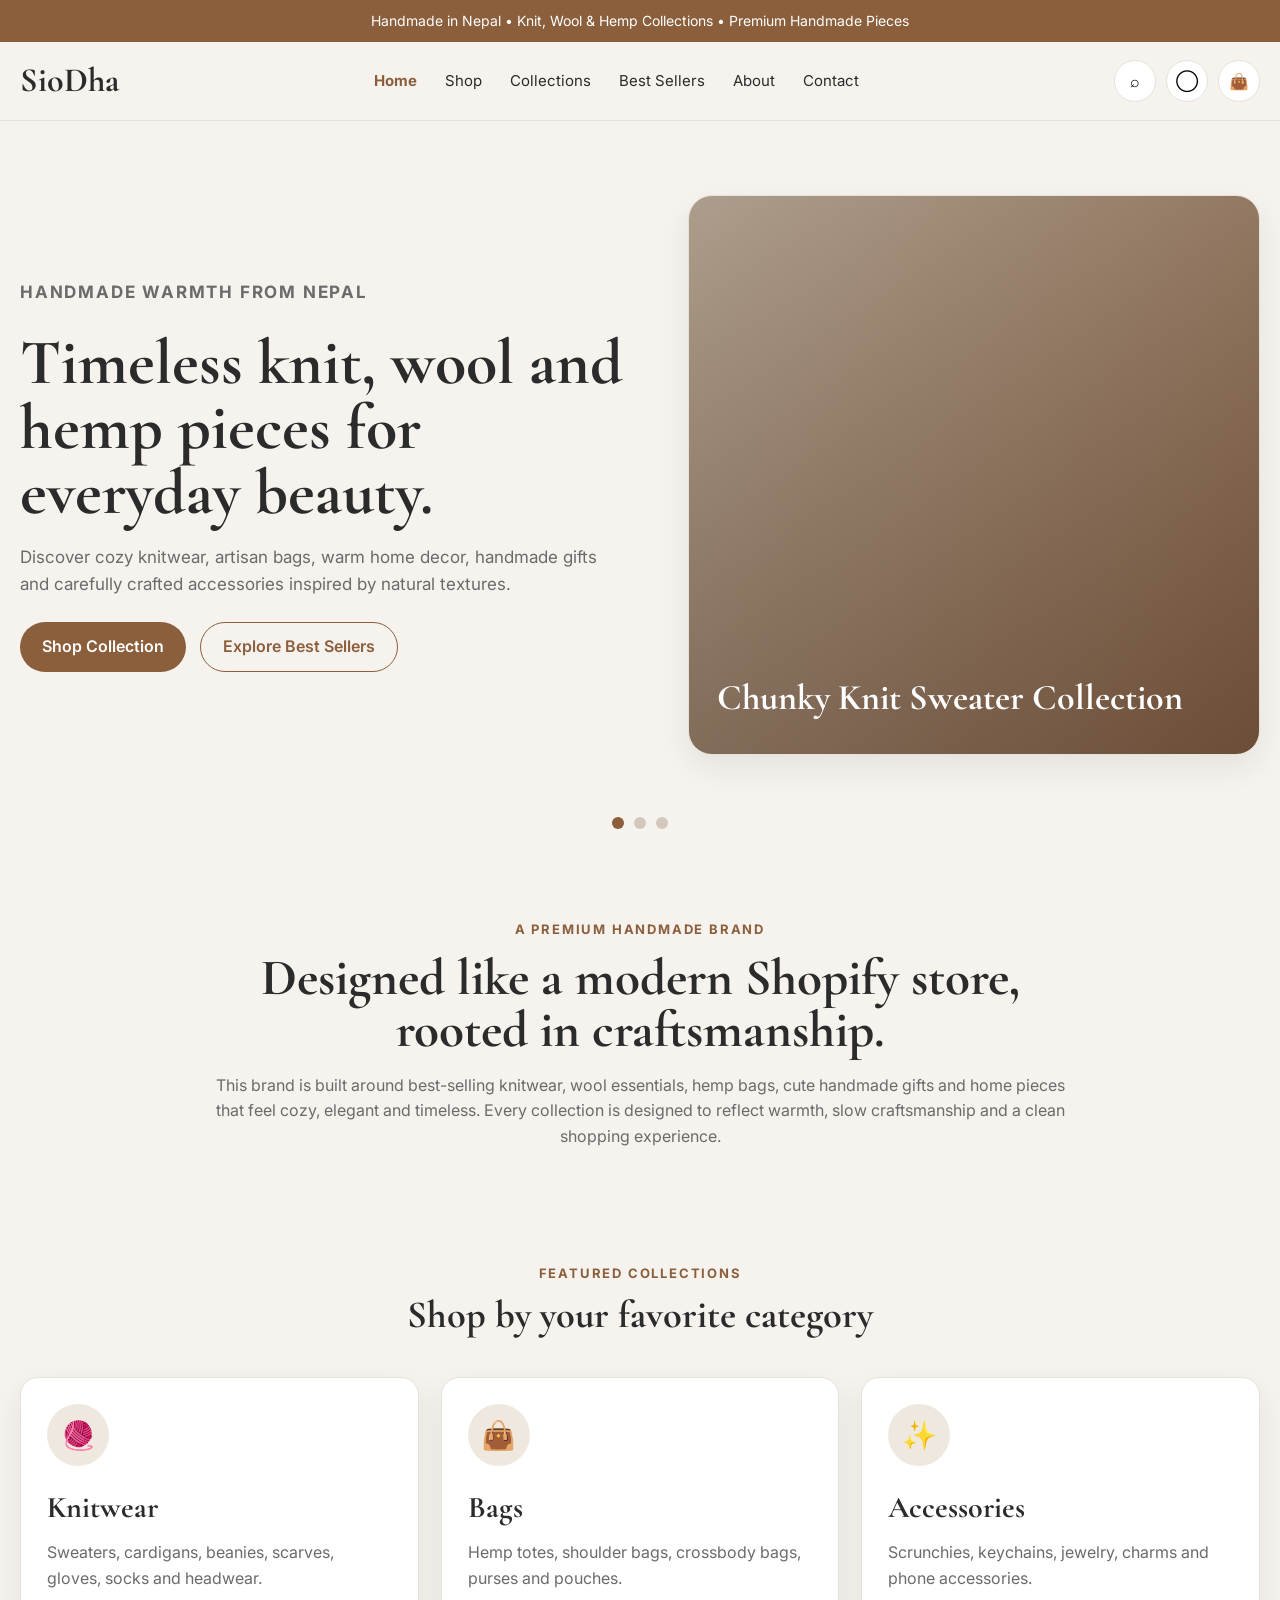
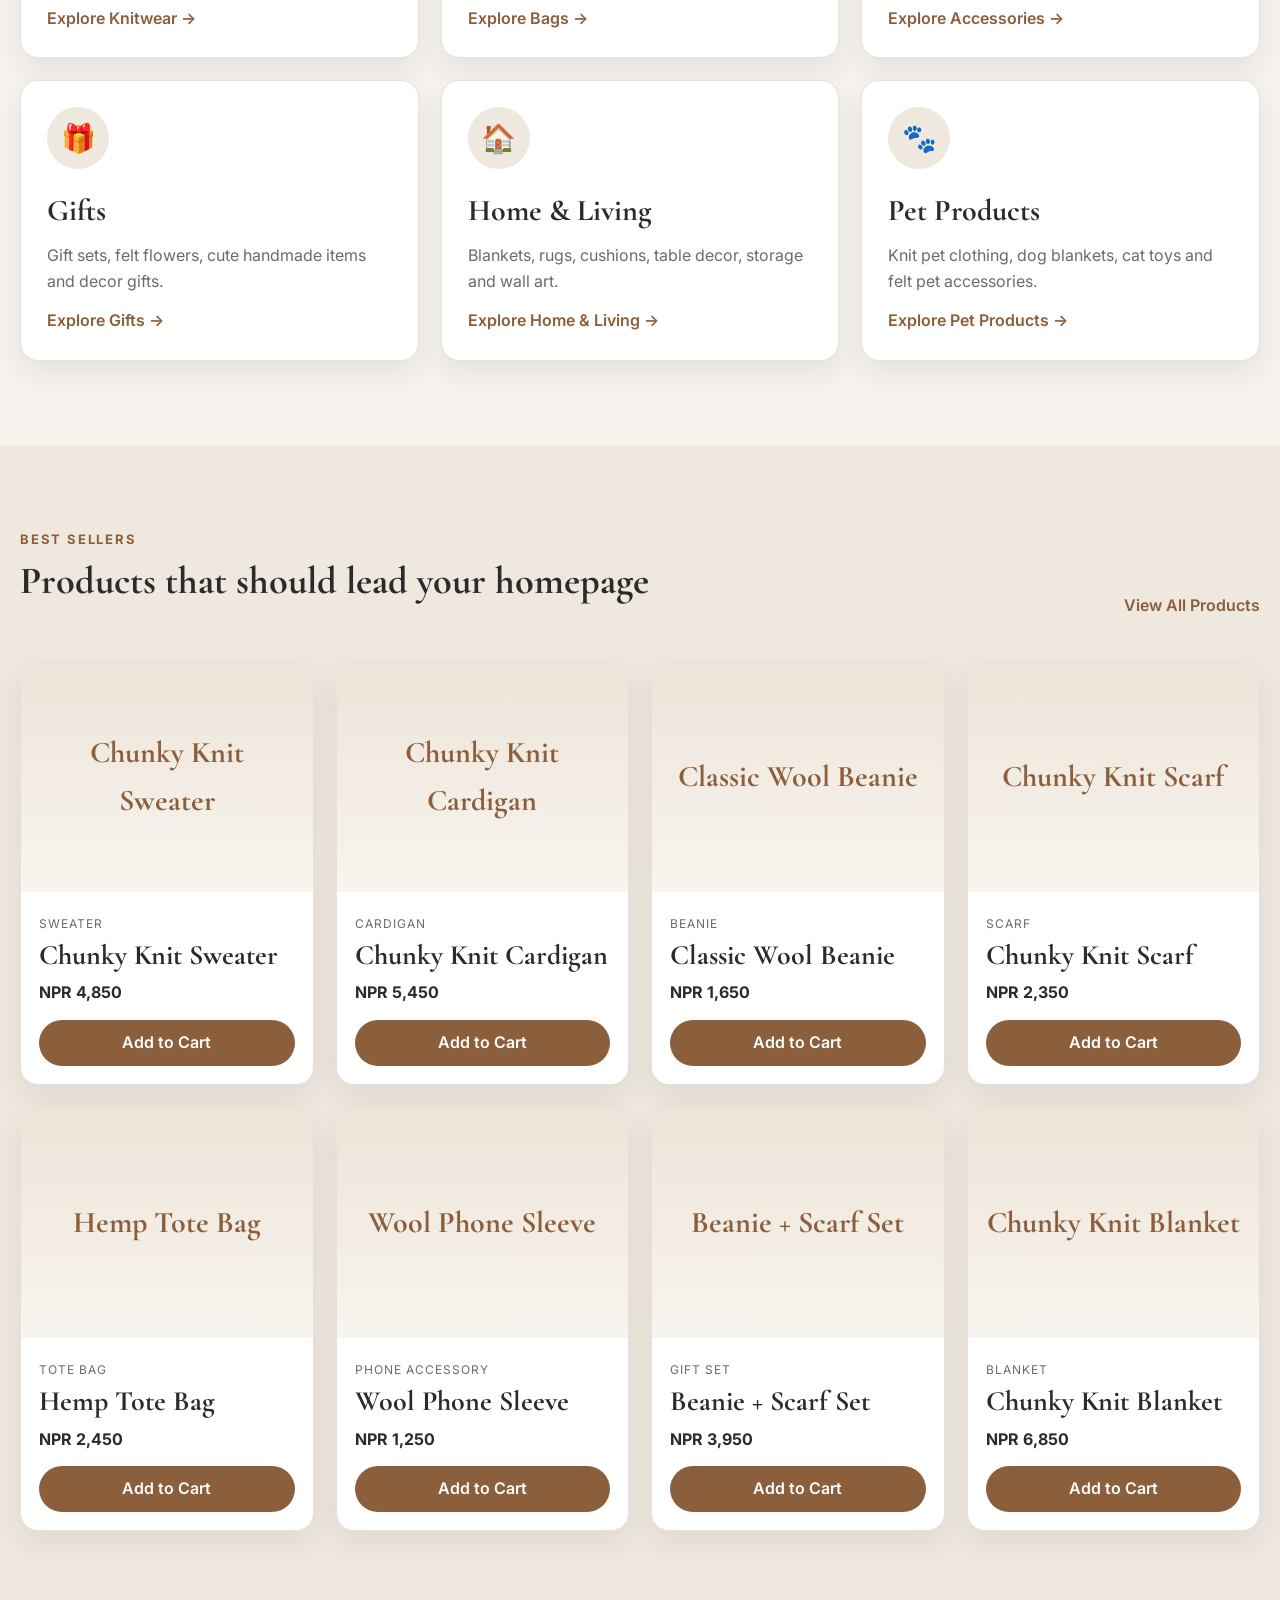
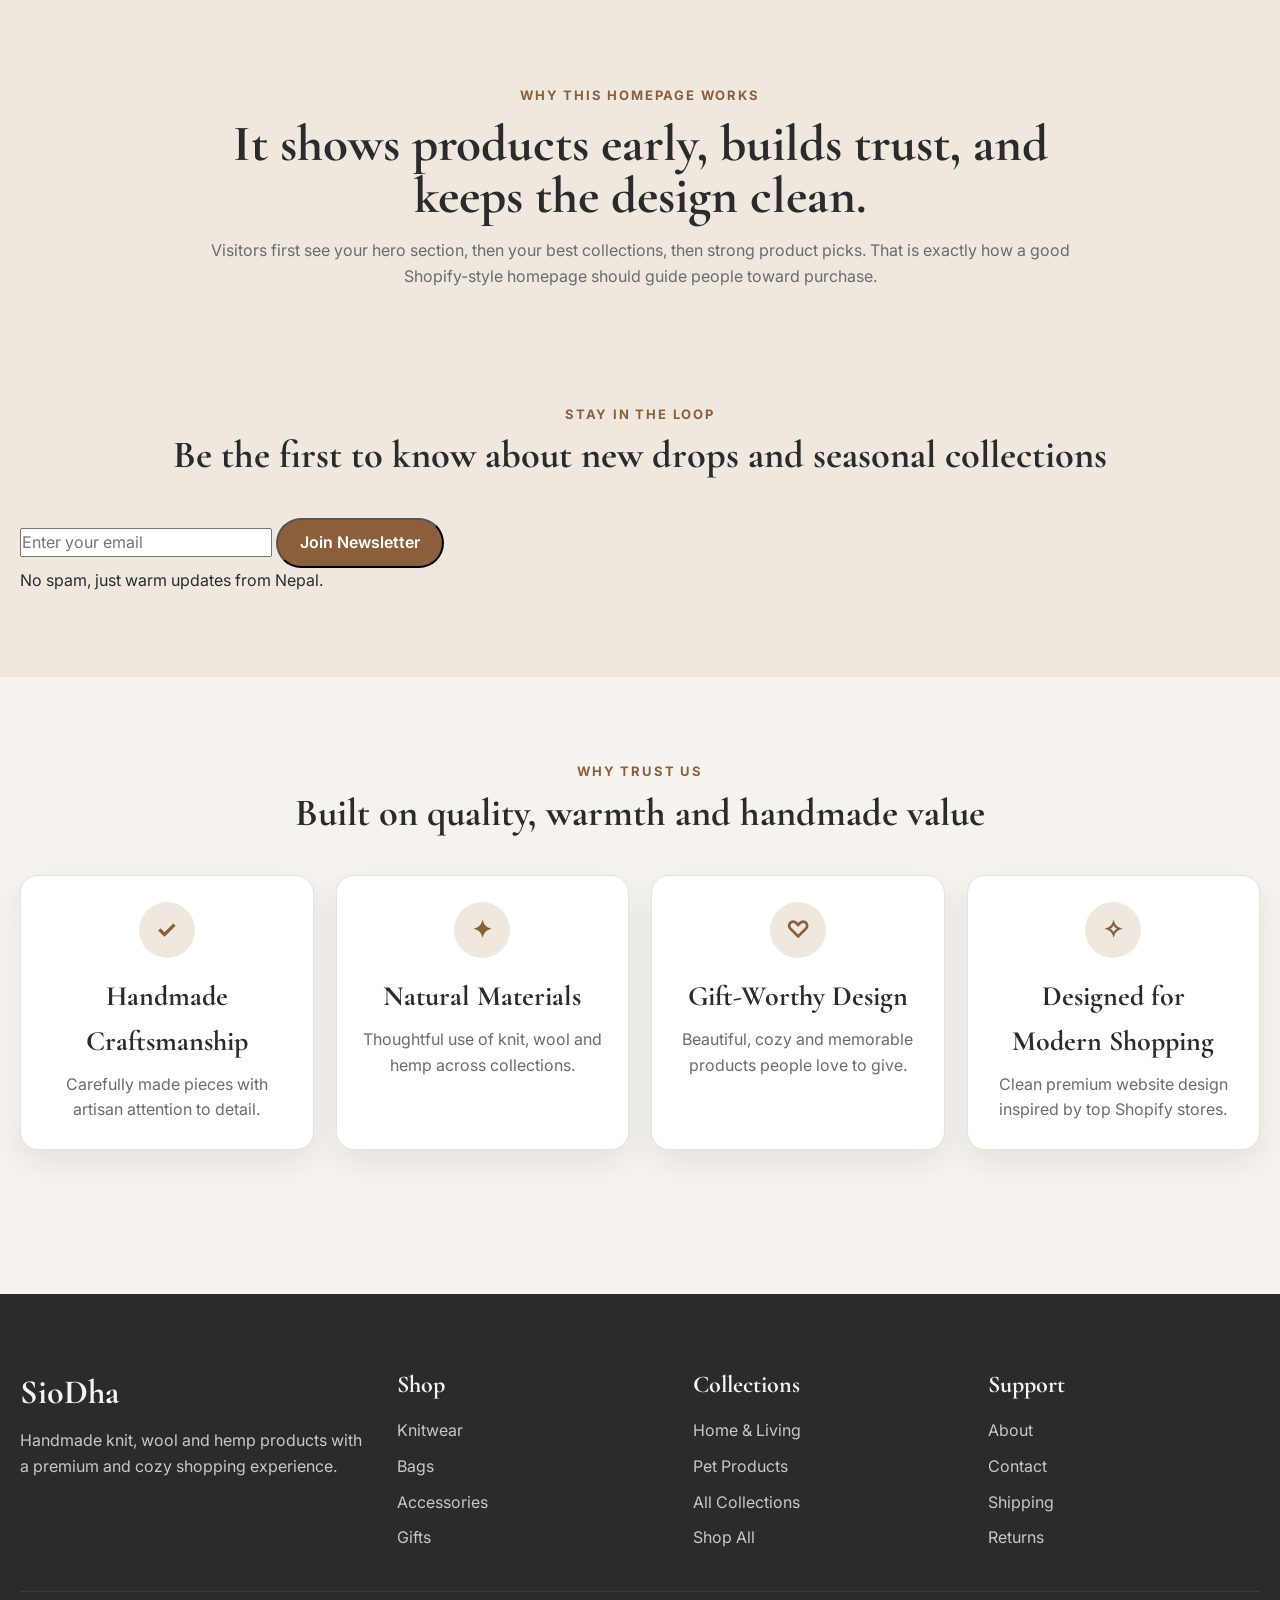
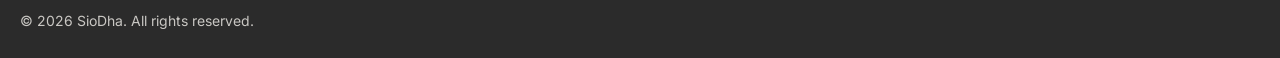
<file: index.html>
<!DOCTYPE html>
<html lang="en">
<head>
  <meta charset="UTF-8" />
  <meta name="viewport" content="width=device-width, initial-scale=1.0" />
  <title>SioDha | Handmade Knit, Wool & Hemp</title>
  <meta
    name="description"
    content="Handmade knitwear, wool accessories, hemp bags, gifts, pet products and home decor from Nepal."
  />
  <link rel="preconnect" href="https://fonts.googleapis.com" />
  <link rel="preconnect" href="https://fonts.gstatic.com" crossorigin />
  <link
    href="https://fonts.googleapis.com/css2?family=Cormorant+Garamond:wght@500;600;700&family=Inter:wght@400;500;600;700&display=swap"
    rel="stylesheet"
  />
  <link rel="stylesheet" href="styles.css" />
</head>
<body>
  <!-- Announcement Bar -->
  <div class="announcement-bar">
    Handmade in Nepal • Knit, Wool & Hemp Collections • Premium Handmade Pieces
  </div>

  <!-- Header -->
  <header class="site-header">
    <div class="container header-inner">
      <a href="index.html" class="logo">SioDha</a>

      <nav class="desktop-nav">
        <a href="index.html" class="active-nav">Home</a>
        <a href="shop.html">Shop</a>
        <a href="collections.html">Collections</a>
        <a href="shop.html#best-sellers">Best Sellers</a>
        <a href="about.html">About</a>
        <a href="contact.html">Contact</a>
      </nav>

      <div class="header-actions">
        <button class="icon-btn" aria-label="Search">⌕</button>
        <button class="icon-btn" aria-label="Account">◯</button>
        <button class="icon-btn" aria-label="Cart" onclick="window.location.href='cart.html'">👜</button>
        <button class="menu-toggle" id="menuToggle" aria-label="Menu">☰</button>
      </div>
    </div>

    <div class="mobile-menu" id="mobileMenu">
      <a href="index.html">Home</a>
      <a href="shop.html">Shop</a>
      <a href="collections.html">Collections</a>
      <a href="shop.html#best-sellers">Best Sellers</a>
      <a href="about.html">About</a>
      <a href="contact.html">Contact</a>
    </div>
  </header>

  <!-- Hero -->
  <section class="hero">
    <div class="hero-slideshow">
      <div class="slide active">
        <div class="container hero-grid">
          <div class="hero-content">
            <p class="eyebrow">Handmade warmth from Nepal</p>
            <h1>Timeless knit, wool and hemp pieces for everyday beauty.</h1>
            <p>
              Discover cozy knitwear, artisan bags, warm home decor, handmade gifts
              and carefully crafted accessories inspired by natural textures.
            </p>
            <div class="hero-buttons">
              <a href="shop.html" class="btn btn-primary">Shop Collection</a>
              <a href="shop.html#best-sellers" class="btn btn-outline">Explore Best Sellers</a>
            </div>
          </div>
          <div class="hero-image-card">
            <div class="hero-photo photo-1">
              <span>Chunky Knit Sweater Collection</span>
            </div>
          </div>
        </div>
      </div>

      <div class="slide">
        <div class="container hero-grid">
          <div class="hero-content">
            <p class="eyebrow">Natural bags & accessories</p>
            <h1>Hemp bags and handmade details that feel premium and timeless.</h1>
            <p>
              Shop practical, beautiful and handmade bags, pouches and accessories
              designed for modern everyday use.
            </p>
            <div class="hero-buttons">
              <a href="collection-bags.html" class="btn btn-primary">Shop Bags</a>
              <a href="collection-accessories.html" class="btn btn-outline">View Accessories</a>
            </div>
          </div>
          <div class="hero-image-card">
            <div class="hero-photo photo-2">
              <span>Hemp Tote & Shoulder Bags</span>
            </div>
          </div>
        </div>
      </div>

      <div class="slide">
        <div class="container hero-grid">
          <div class="hero-content">
            <p class="eyebrow">Cozy home & gift pieces</p>
            <h1>Handmade gifts and home decor crafted with warmth and texture.</h1>
            <p>
              From blankets and pillow covers to felt bouquets and gift sets, build a
              home and gifting experience people remember.
            </p>
            <div class="hero-buttons">
              <a href="collection-home-living.html" class="btn btn-primary">Shop Home & Living</a>
              <a href="collection-gifts.html" class="btn btn-outline">Browse Gifts</a>
            </div>
          </div>
          <div class="hero-image-card">
            <div class="hero-photo photo-3">
              <span>Blankets, Gifts & Decor</span>
            </div>
          </div>
        </div>
      </div>

      <div class="hero-dots">
        <button class="dot active" data-slide="0"></button>
        <button class="dot" data-slide="1"></button>
        <button class="dot" data-slide="2"></button>
      </div>
    </div>
  </section>

  <!-- Rich Text -->
  <section class="rich-text-section">
    <div class="container center-box">
      <p class="eyebrow">A premium handmade brand</p>
      <h2>Designed like a modern Shopify store, rooted in craftsmanship.</h2>
      <p class="rich-text">
        This brand is built around best-selling knitwear, wool essentials, hemp bags,
        cute handmade gifts and home pieces that feel cozy, elegant and timeless.
        Every collection is designed to reflect warmth, slow craftsmanship and a clean shopping experience.
      </p>
    </div>
  </section>

  <!-- Featured Collections -->
  <section class="section">
    <div class="container">
      <div class="section-head">
        <p class="eyebrow">Featured collections</p>
        <h2>Shop by your favorite category</h2>
      </div>

      <div class="collection-grid">
        <a href="collection-knitwear.html" class="collection-card">
          <div class="collection-image">🧶</div>
          <h3>Knitwear</h3>
          <p>Sweaters, cardigans, beanies, scarves, gloves, socks and headwear.</p>
          <span class="text-link-inline">Explore Knitwear →</span>
        </a>

        <a href="collection-bags.html" class="collection-card">
          <div class="collection-image">👜</div>
          <h3>Bags</h3>
          <p>Hemp totes, shoulder bags, crossbody bags, purses and pouches.</p>
          <span class="text-link-inline">Explore Bags →</span>
        </a>

        <a href="collection-accessories.html" class="collection-card">
          <div class="collection-image">✨</div>
          <h3>Accessories</h3>
          <p>Scrunchies, keychains, jewelry, charms and phone accessories.</p>
          <span class="text-link-inline">Explore Accessories →</span>
        </a>

        <a href="collection-gifts.html" class="collection-card">
          <div class="collection-image">🎁</div>
          <h3>Gifts</h3>
          <p>Gift sets, felt flowers, cute handmade items and decor gifts.</p>
          <span class="text-link-inline">Explore Gifts →</span>
        </a>

        <a href="collection-home-living.html" class="collection-card">
          <div class="collection-image">🏠</div>
          <h3>Home & Living</h3>
          <p>Blankets, rugs, cushions, table decor, storage and wall art.</p>
          <span class="text-link-inline">Explore Home & Living →</span>
        </a>

        <a href="collection-pet-products.html" class="collection-card">
          <div class="collection-image">🐾</div>
          <h3>Pet Products</h3>
          <p>Knit pet clothing, dog blankets, cat toys and felt pet accessories.</p>
          <span class="text-link-inline">Explore Pet Products →</span>
        </a>
      </div>
    </div>
  </section>

  <!-- Best Sellers -->
  <section class="section alt-section">
    <div class="container">
      <div class="section-head split">
        <div>
          <p class="eyebrow">Best sellers</p>
          <h2>Products that should lead your homepage</h2>
        </div>
        <a href="shop.html" class="text-link">View All Products</a>
      </div>

      <div class="product-grid">
        <article class="product-card">
          <a href="product.html" class="product-image">Chunky Knit Sweater</a>
          <div class="product-info">
            <span class="product-type">Sweater</span>
            <h3>Chunky Knit Sweater</h3>
            <p>NPR 4,850</p>
            <button>Add to Cart</button>
          </div>
        </article>

        <article class="product-card">
          <a href="product.html" class="product-image">Chunky Knit Cardigan</a>
          <div class="product-info">
            <span class="product-type">Cardigan</span>
            <h3>Chunky Knit Cardigan</h3>
            <p>NPR 5,450</p>
            <button>Add to Cart</button>
          </div>
        </article>

        <article class="product-card">
          <a href="product.html" class="product-image">Classic Wool Beanie</a>
          <div class="product-info">
            <span class="product-type">Beanie</span>
            <h3>Classic Wool Beanie</h3>
            <p>NPR 1,650</p>
            <button>Add to Cart</button>
          </div>
        </article>

        <article class="product-card">
          <a href="product.html" class="product-image">Chunky Knit Scarf</a>
          <div class="product-info">
            <span class="product-type">Scarf</span>
            <h3>Chunky Knit Scarf</h3>
            <p>NPR 2,350</p>
            <button>Add to Cart</button>
          </div>
        </article>

        <article class="product-card">
          <a href="product.html" class="product-image">Hemp Tote Bag</a>
          <div class="product-info">
            <span class="product-type">Tote Bag</span>
            <h3>Hemp Tote Bag</h3>
            <p>NPR 2,450</p>
            <button>Add to Cart</button>
          </div>
        </article>

        <article class="product-card">
          <a href="product.html" class="product-image">Wool Phone Sleeve</a>
          <div class="product-info">
            <span class="product-type">Phone Accessory</span>
            <h3>Wool Phone Sleeve</h3>
            <p>NPR 1,250</p>
            <button>Add to Cart</button>
          </div>
        </article>

        <article class="product-card">
          <a href="product.html" class="product-image">Beanie + Scarf Set</a>
          <div class="product-info">
            <span class="product-type">Gift Set</span>
            <h3>Beanie + Scarf Set</h3>
            <p>NPR 3,950</p>
            <button>Add to Cart</button>
          </div>
        </article>

        <article class="product-card">
          <a href="product.html" class="product-image">Chunky Knit Blanket</a>
          <div class="product-info">
            <span class="product-type">Blanket</span>
            <h3>Chunky Knit Blanket</h3>
            <p>NPR 6,850</p>
            <button>Add to Cart</button>
          </div>
        </article>
      </div>
    </div>
  </section>

  <!-- Rich Text 2 -->
  <section class="rich-text-section soft-bg">
    <div class="container center-box narrow">
      <p class="eyebrow">Why this homepage works</p>
      <h2>It shows products early, builds trust, and keeps the design clean.</h2>
      <p class="rich-text">
        Visitors first see your hero section, then your best collections, then strong product picks.
        That is exactly how a good Shopify-style homepage should guide people toward purchase.
      </p>
    </div>
  </section>

  <!-- Newsletter -->
  <section class="section alt-section">
    <div class="container">
      <div class="section-head">
        <p class="eyebrow">Stay in the loop</p>
        <h2>Be the first to know about new drops and seasonal collections</h2>
      </div>
      <form class="newsletter-form" id="newsletterForm">
        <input type="email" name="email" placeholder="Enter your email" required />
        <button type="submit" class="btn btn-primary">Join Newsletter</button>
        <p class="newsletter-note">No spam, just warm updates from Nepal.</p>
      </form>
    </div>
  </section>

  <!-- Trust / Logos -->
  <section class="section">
    <div class="container">
      <div class="section-head">
        <p class="eyebrow">Why trust us</p>
        <h2>Built on quality, warmth and handmade value</h2>
      </div>

      <div class="trust-grid">
        <div class="trust-card">
          <div class="trust-icon">✓</div>
          <h3>Handmade Craftsmanship</h3>
          <p>Carefully made pieces with artisan attention to detail.</p>
        </div>

        <div class="trust-card">
          <div class="trust-icon">✦</div>
          <h3>Natural Materials</h3>
          <p>Thoughtful use of knit, wool and hemp across collections.</p>
        </div>

        <div class="trust-card">
          <div class="trust-icon">♡</div>
          <h3>Gift-Worthy Design</h3>
          <p>Beautiful, cozy and memorable products people love to give.</p>
        </div>

        <div class="trust-card">
          <div class="trust-icon">✧</div>
          <h3>Designed for Modern Shopping</h3>
          <p>Clean premium website design inspired by top Shopify stores.</p>
        </div>
      </div>
    </div>
  </section>

  <!-- Footer -->
  <footer class="site-footer">
    <div class="container footer-grid">
      <div>
        <h3 class="footer-logo">SioDha</h3>
        <p>
          Handmade knit, wool and hemp products with a premium and cozy shopping experience.
        </p>
      </div>

      <div>
        <h4>Shop</h4>
        <a href="collection-knitwear.html">Knitwear</a>
        <a href="collection-bags.html">Bags</a>
        <a href="collection-accessories.html">Accessories</a>
        <a href="collection-gifts.html">Gifts</a>
      </div>

      <div>
        <h4>Collections</h4>
        <a href="collection-home-living.html">Home & Living</a>
        <a href="collection-pet-products.html">Pet Products</a>
        <a href="collections.html">All Collections</a>
        <a href="shop.html">Shop All</a>
      </div>

      <div>
        <h4>Support</h4>
        <a href="about.html">About</a>
        <a href="contact.html">Contact</a>
        <a href="#">Shipping</a>
        <a href="#">Returns</a>
      </div>
    </div>

    <div class="container footer-bottom">
      <p>© 2026 SioDha. All rights reserved.</p>
    </div>
  </footer>

  <script src="script.js"></script>
</body>
</html>
</file>
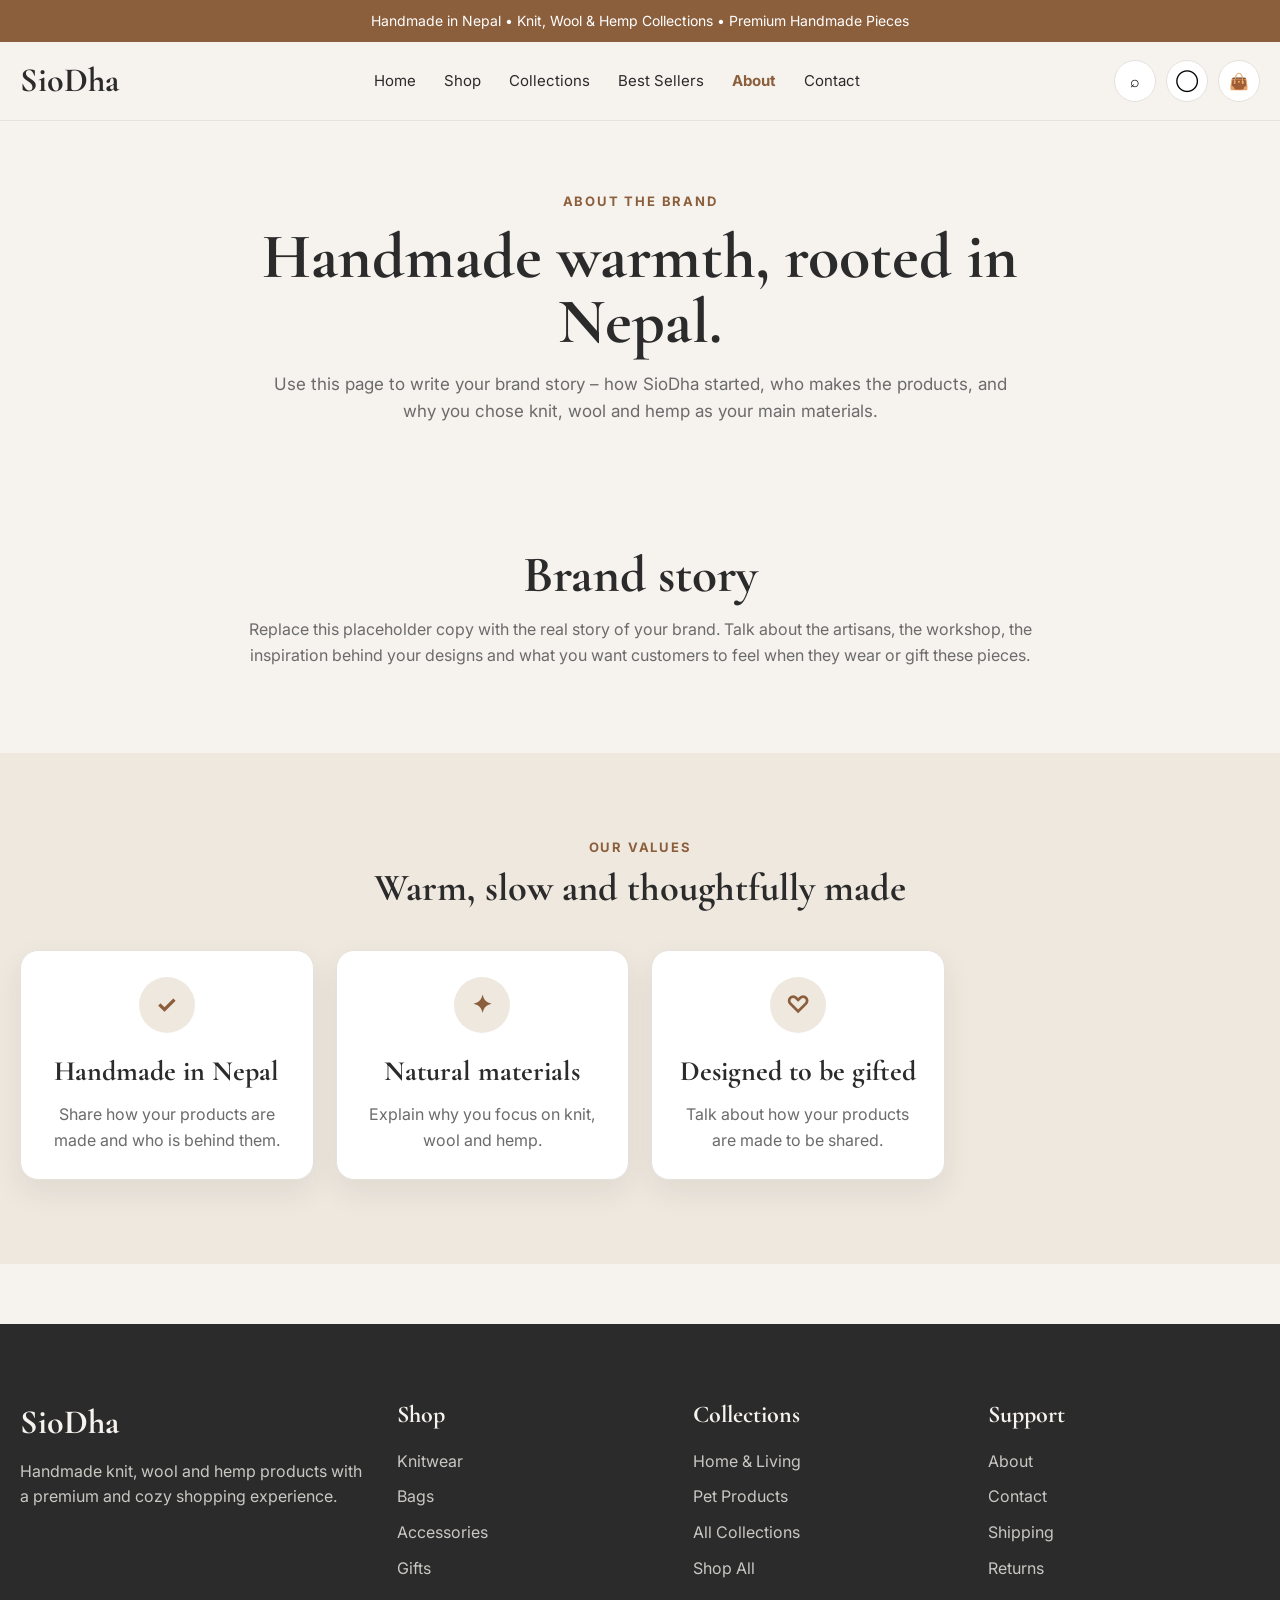
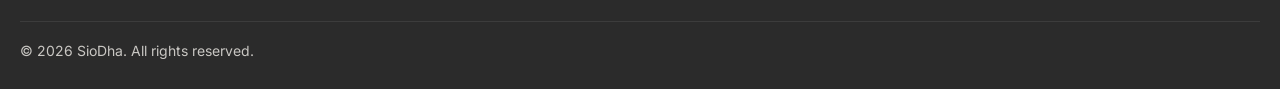
<file: about.html>
<!DOCTYPE html>
<html lang="en">
<head>
  <meta charset="UTF-8" />
  <meta name="viewport" content="width=device-width, initial-scale=1.0" />
  <title>About | SioDha</title>
  <meta
    name="description"
    content="Learn the story behind SioDha – a handmade knit, wool and hemp brand crafted in Nepal."
  />
  <link rel="preconnect" href="https://fonts.googleapis.com" />
  <link rel="preconnect" href="https://fonts.gstatic.com" crossorigin />
  <link
    href="https://fonts.googleapis.com/css2?family=Cormorant+Garamond:wght@500;600;700&family=Inter:wght@400;500;600;700&display=swap"
    rel="stylesheet"
  />
  <link rel="stylesheet" href="styles.css" />
</head>
<body>
  <!-- Announcement Bar -->
  <div class="announcement-bar">
    Handmade in Nepal • Knit, Wool & Hemp Collections • Premium Handmade Pieces
  </div>

  <!-- Header -->
  <header class="site-header">
    <div class="container header-inner">
      <a href="index.html" class="logo">SioDha</a>

      <nav class="desktop-nav">
        <a href="index.html">Home</a>
        <a href="shop.html">Shop</a>
        <a href="collections.html">Collections</a>
        <a href="shop.html#best-sellers">Best Sellers</a>
        <a href="about.html" class="active-nav">About</a>
        <a href="contact.html">Contact</a>
      </nav>

      <div class="header-actions">
        <button class="icon-btn" aria-label="Search">⌕</button>
        <button class="icon-btn" aria-label="Account">◯</button>
        <button class="icon-btn" aria-label="Cart" onclick="window.location.href='cart.html'">👜</button>
        <button class="menu-toggle" id="menuToggle" aria-label="Menu">☰</button>
      </div>
    </div>

    <div class="mobile-menu" id="mobileMenu">
      <a href="index.html">Home</a>
      <a href="shop.html">Shop</a>
      <a href="collections.html">Collections</a>
      <a href="shop.html#best-sellers">Best Sellers</a>
      <a href="about.html" class="active-nav">About</a>
      <a href="contact.html">Contact</a>
    </div>
  </header>

  <!-- Page Hero -->
  <section class="page-hero">
    <div class="container page-hero-inner">
      <p class="eyebrow">About the brand</p>
      <h1>Handmade warmth, rooted in Nepal.</h1>
      <p class="page-hero-text">
        Use this page to write your brand story – how SioDha started, who makes the products,
        and why you chose knit, wool and hemp as your main materials.
      </p>
    </div>
  </section>

  <!-- Story -->
  <section class="section">
    <div class="container center-box narrow">
      <h2>Brand story</h2>
      <p class="rich-text">
        Replace this placeholder copy with the real story of your brand. Talk about the artisans,
        the workshop, the inspiration behind your designs and what you want customers to feel
        when they wear or gift these pieces.
      </p>
    </div>
  </section>

  <!-- Values / Trust -->
  <section class="section alt-section">
    <div class="container">
      <div class="section-head">
        <p class="eyebrow">Our values</p>
        <h2>Warm, slow and thoughtfully made</h2>
      </div>

      <div class="trust-grid">
        <div class="trust-card">
          <div class="trust-icon">✓</div>
          <h3>Handmade in Nepal</h3>
          <p>Share how your products are made and who is behind them.</p>
        </div>
        <div class="trust-card">
          <div class="trust-icon">✦</div>
          <h3>Natural materials</h3>
          <p>Explain why you focus on knit, wool and hemp.</p>
        </div>
        <div class="trust-card">
          <div class="trust-icon">♡</div>
          <h3>Designed to be gifted</h3>
          <p>Talk about how your products are made to be shared.</p>
        </div>
      </div>
    </div>
  </section>

  <!-- Footer -->
  <footer class="site-footer">
    <div class="container footer-grid">
      <div>
        <h3 class="footer-logo">SioDha</h3>
        <p>
          Handmade knit, wool and hemp products with a premium and cozy shopping experience.
        </p>
      </div>

      <div>
        <h4>Shop</h4>
        <a href="collection-knitwear.html">Knitwear</a>
        <a href="collection-bags.html">Bags</a>
        <a href="collection-accessories.html">Accessories</a>
        <a href="collection-gifts.html">Gifts</a>
      </div>

      <div>
        <h4>Collections</h4>
        <a href="collection-home-living.html">Home & Living</a>
        <a href="collection-pet-products.html">Pet Products</a>
        <a href="collections.html">All Collections</a>
        <a href="shop.html">Shop All</a>
      </div>

      <div>
        <h4>Support</h4>
        <a href="about.html">About</a>
        <a href="contact.html">Contact</a>
        <a href="#">Shipping</a>
        <a href="#">Returns</a>
      </div>
    </div>

    <div class="container footer-bottom">
      <p>© 2026 SioDha. All rights reserved.</p>
    </div>
  </footer>

  <script src="script.js"></script>
</body>
</html>
</file>
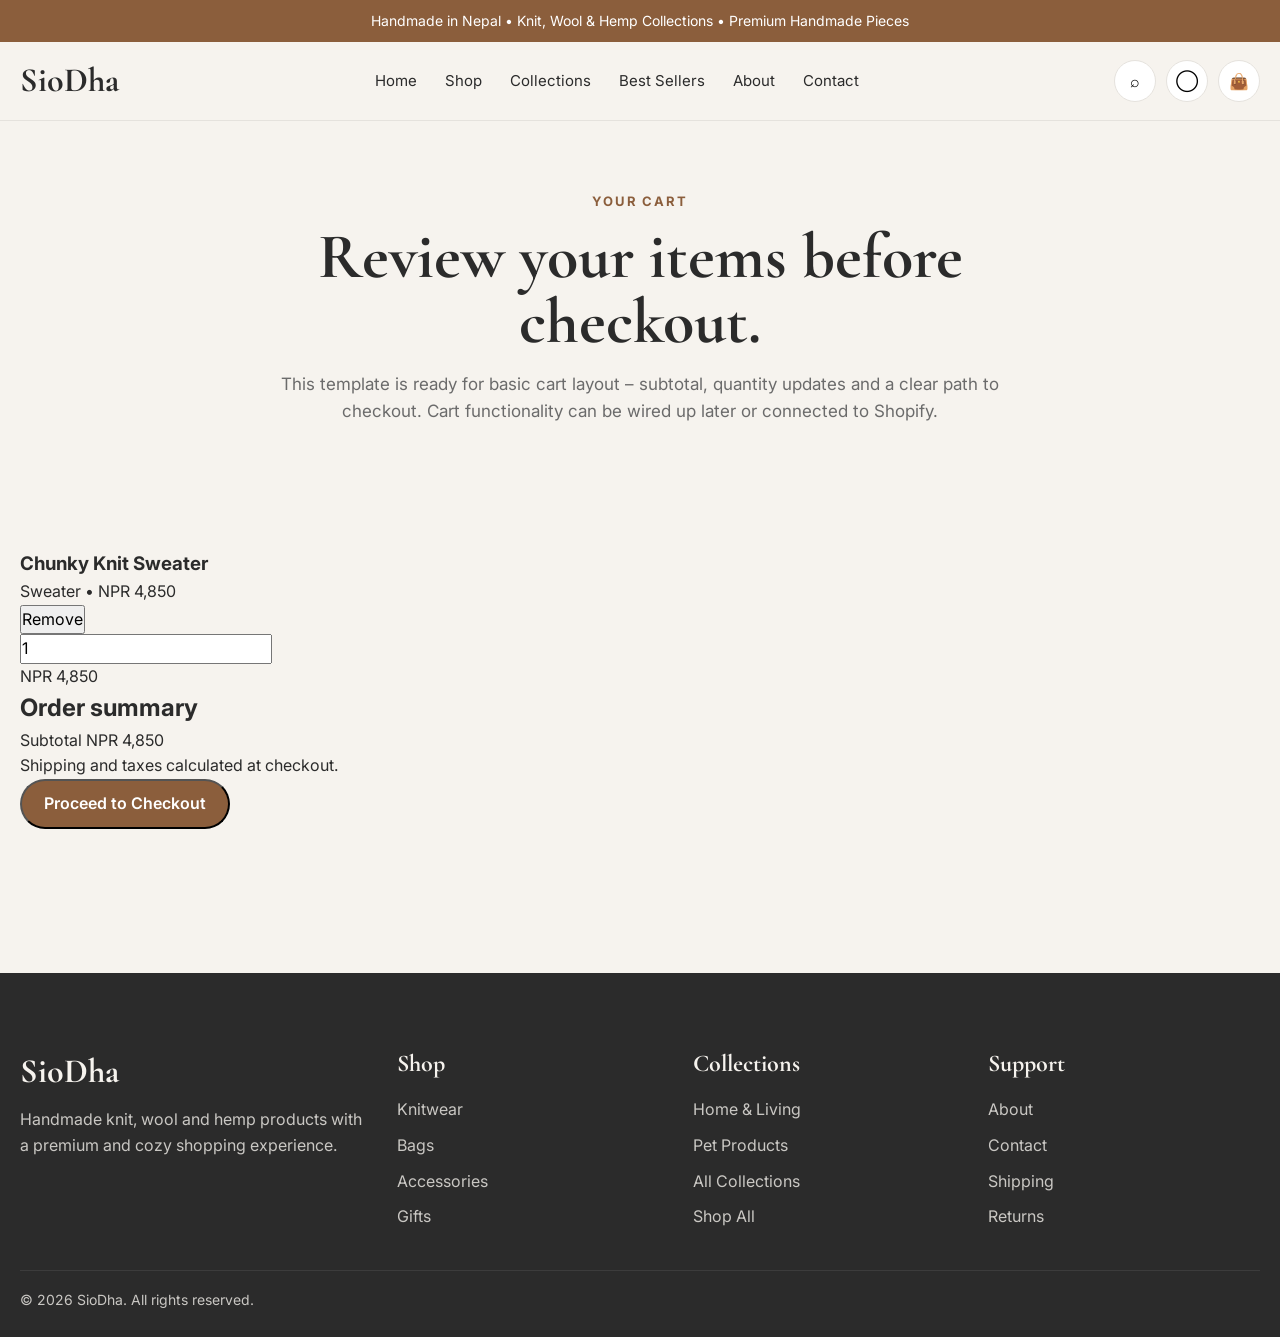
<file: cart.html>
<!DOCTYPE html>
<html lang="en">
<head>
  <meta charset="UTF-8" />
  <meta name="viewport" content="width=device-width, initial-scale=1.0" />
  <title>Cart | SioDha</title>
  <meta
    name="description"
    content="Cart page template for SioDha – review items, update quantities and proceed to checkout."
  />
  <link rel="preconnect" href="https://fonts.googleapis.com" />
  <link rel="preconnect" href="https://fonts.gstatic.com" crossorigin />
  <link
    href="https://fonts.googleapis.com/css2?family=Cormorant+Garamond:wght@500;600;700&family=Inter:wght@400;500;600;700&display=swap"
    rel="stylesheet"
  />
  <link rel="stylesheet" href="styles.css" />
</head>
<body>
  <!-- Announcement Bar -->
  <div class="announcement-bar">
    Handmade in Nepal • Knit, Wool & Hemp Collections • Premium Handmade Pieces
  </div>

  <!-- Header -->
  <header class="site-header">
    <div class="container header-inner">
      <a href="index.html" class="logo">SioDha</a>

      <nav class="desktop-nav">
        <a href="index.html">Home</a>
        <a href="shop.html">Shop</a>
        <a href="collections.html">Collections</a>
        <a href="shop.html#best-sellers">Best Sellers</a>
        <a href="about.html">About</a>
        <a href="contact.html">Contact</a>
      </nav>

      <div class="header-actions">
        <button class="icon-btn" aria-label="Search">⌕</button>
        <button class="icon-btn" aria-label="Account">◯</button>
        <button class="icon-btn" aria-label="Cart" onclick="window.location.href='cart.html'">👜</button>
        <button class="menu-toggle" id="menuToggle" aria-label="Menu">☰</button>
      </div>
    </div>

    <div class="mobile-menu" id="mobileMenu">
      <a href="index.html">Home</a>
      <a href="shop.html">Shop</a>
      <a href="collections.html">Collections</a>
      <a href="shop.html#best-sellers">Best Sellers</a>
      <a href="about.html">About</a>
      <a href="contact.html">Contact</a>
    </div>
  </header>

  <!-- Page Hero -->
  <section class="page-hero">
    <div class="container page-hero-inner">
      <p class="eyebrow">Your cart</p>
      <h1>Review your items before checkout.</h1>
      <p class="page-hero-text">
        This template is ready for basic cart layout – subtotal, quantity updates and a clear
        path to checkout. Cart functionality can be wired up later or connected to Shopify.
      </p>
    </div>
  </section>

  <!-- Cart Layout -->
  <section class="section">
    <div class="container cart-grid">
      <div class="cart-items">
        <div class="cart-item">
          <div class="cart-item-info">
            <h3>Chunky Knit Sweater</h3>
            <p class="cart-item-meta">Sweater • NPR 4,850</p>
            <button class="cart-remove">Remove</button>
          </div>
          <div class="cart-item-qty">
            <input type="number" value="1" min="1" />
          </div>
          <div class="cart-item-total">NPR 4,850</div>
        </div>
      </div>

      <aside class="cart-summary">
        <h2>Order summary</h2>
        <div class="summary-row">
          <span>Subtotal</span>
          <span>NPR 4,850</span>
        </div>
        <p class="shipping-note">Shipping and taxes calculated at checkout.</p>
        <button class="btn btn-primary full-width">Proceed to Checkout</button>
      </aside>
    </div>
  </section>

  <!-- Footer -->
  <footer class="site-footer">
    <div class="container footer-grid">
      <div>
        <h3 class="footer-logo">SioDha</h3>
        <p>
          Handmade knit, wool and hemp products with a premium and cozy shopping experience.
        </p>
      </div>

      <div>
        <h4>Shop</h4>
        <a href="collection-knitwear.html">Knitwear</a>
        <a href="collection-bags.html">Bags</a>
        <a href="collection-accessories.html">Accessories</a>
        <a href="collection-gifts.html">Gifts</a>
      </div>

      <div>
        <h4>Collections</h4>
        <a href="collection-home-living.html">Home & Living</a>
        <a href="collection-pet-products.html">Pet Products</a>
        <a href="collections.html">All Collections</a>
        <a href="shop.html">Shop All</a>
      </div>

      <div>
        <h4>Support</h4>
        <a href="about.html">About</a>
        <a href="contact.html">Contact</a>
        <a href="#">Shipping</a>
        <a href="#">Returns</a>
      </div>
    </div>

    <div class="container footer-bottom">
      <p>© 2026 SioDha. All rights reserved.</p>
    </div>
  </footer>

  <script src="script.js"></script>
</body>
</html>
</file>
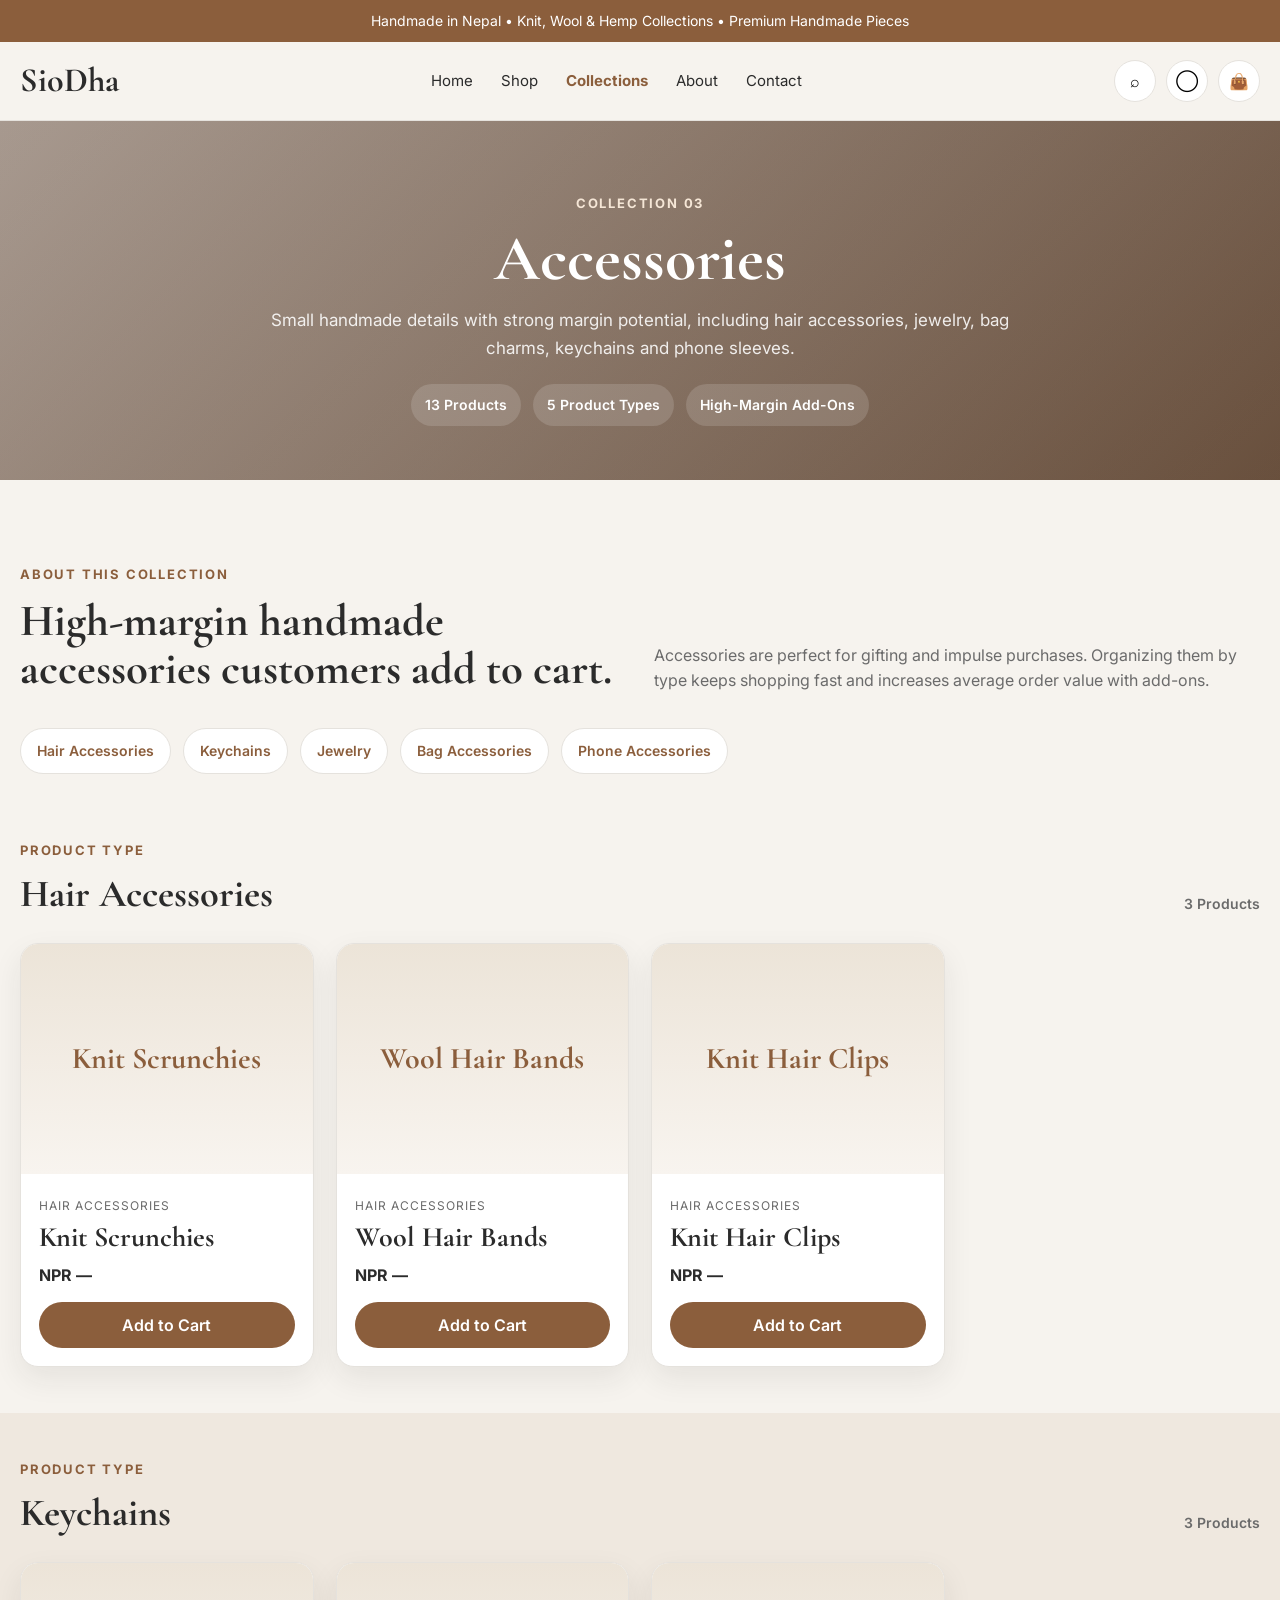
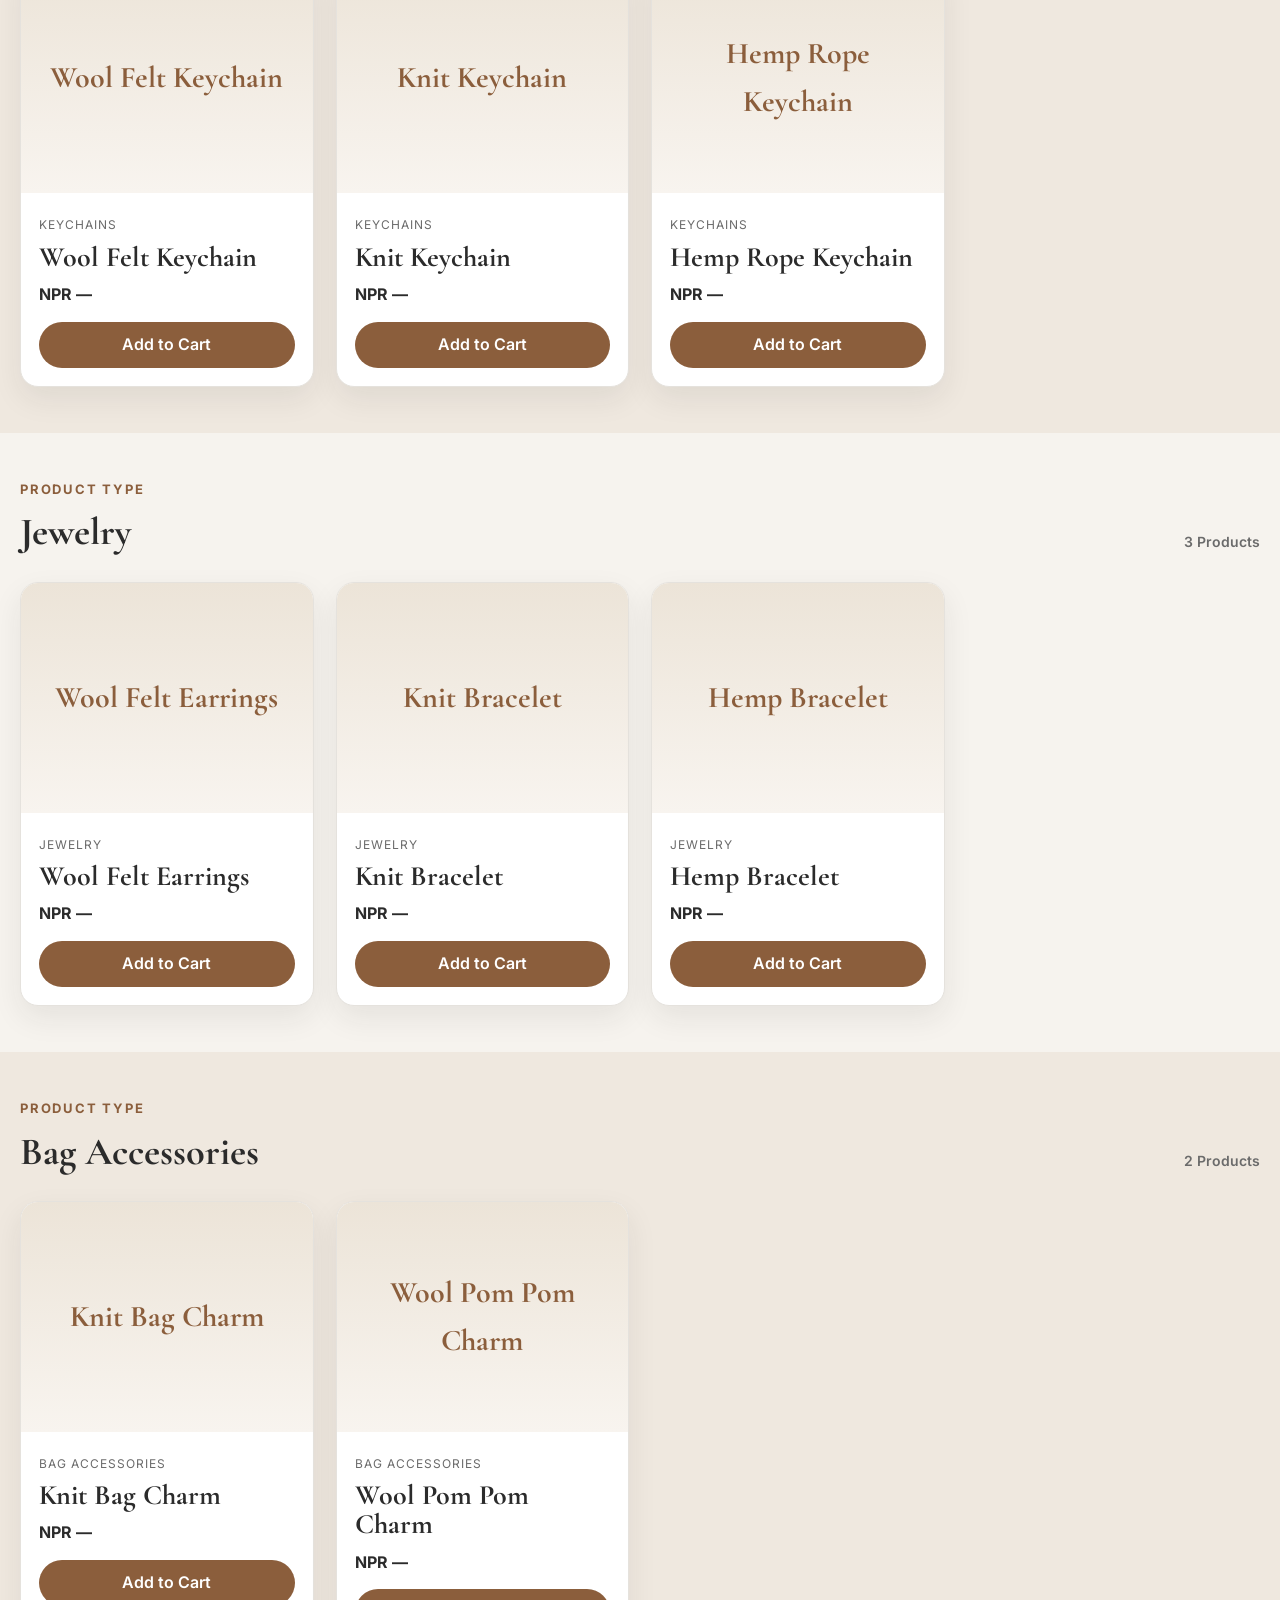
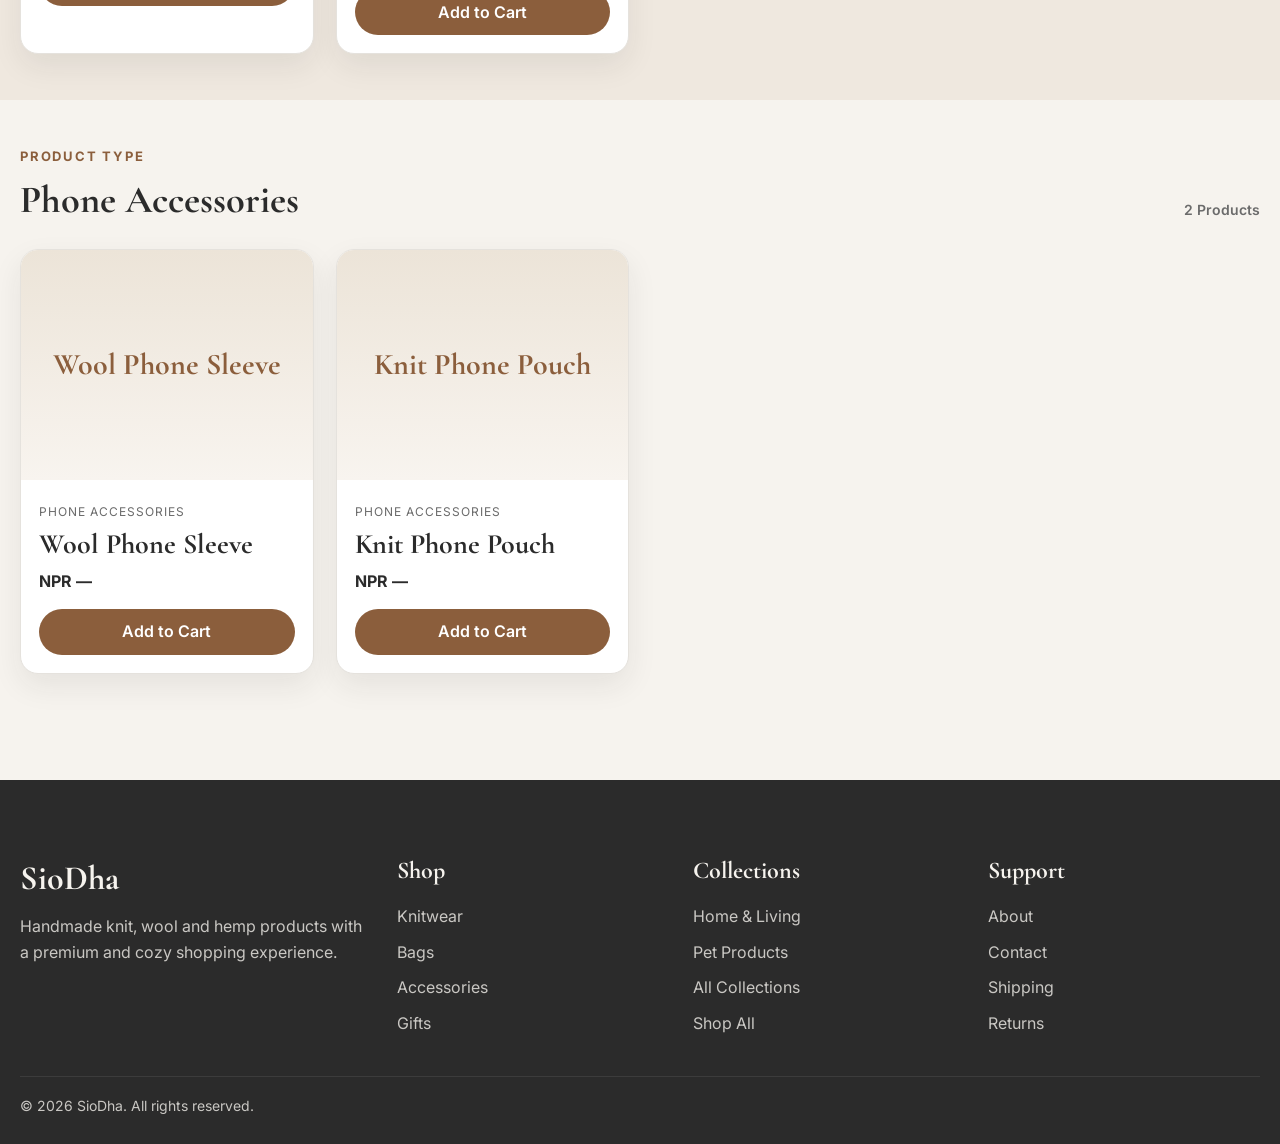
<file: collection-accessories.html>
<!DOCTYPE html>
<html lang="en">
<head>
  <meta charset="UTF-8" />
  <meta name="viewport" content="width=device-width, initial-scale=1.0" />
  <title>Accessories Collection | SioDha</title>
  <meta
    name="description"
    content="Shop handmade accessories from SioDha including hair accessories, jewelry, keychains, charms and phone sleeves."
  />
  <link rel="preconnect" href="https://fonts.googleapis.com" />
  <link rel="preconnect" href="https://fonts.gstatic.com" crossorigin />
  <link
    href="https://fonts.googleapis.com/css2?family=Cormorant+Garamond:wght@500;600;700&family=Inter:wght@400;500;600;700&display=swap"
    rel="stylesheet"
  />
  <link rel="stylesheet" href="styles.css" />
</head>
<body>
  <!-- Announcement Bar -->
  <div class="announcement-bar">
    Handmade in Nepal • Knit, Wool & Hemp Collections • Premium Handmade Pieces
  </div>

  <!-- Header -->
  <header class="site-header">
    <div class="container header-inner">
      <a href="index.html" class="logo">SioDha</a>

      <nav class="desktop-nav">
        <a href="index.html">Home</a>
        <a href="shop.html">Shop</a>
        <a href="collections.html" class="active-nav">Collections</a>
        <a href="about.html">About</a>
        <a href="contact.html">Contact</a>
      </nav>

      <div class="header-actions">
        <button class="icon-btn" aria-label="Search">⌕</button>
        <button class="icon-btn" aria-label="Account">◯</button>
        <button class="icon-btn" aria-label="Cart" onclick="window.location.href='cart.html'">👜</button>
        <button class="menu-toggle" id="menuToggle" aria-label="Menu">☰</button>
      </div>
    </div>

    <div class="mobile-menu" id="mobileMenu">
      <a href="index.html">Home</a>
      <a href="shop.html">Shop</a>
      <a href="collections.html">Collections</a>
      <a href="about.html">About</a>
      <a href="contact.html">Contact</a>
    </div>
  </header>

  <!-- Collection Hero -->
  <section class="collection-hero accessories-hero">
    <div class="container collection-hero-inner">
      <p class="eyebrow">Collection 03</p>
      <h1>Accessories</h1>
      <p class="collection-hero-text">
        Small handmade details with strong margin potential, including hair accessories,
        jewelry, bag charms, keychains and phone sleeves.
      </p>

      <div class="collection-meta">
        <span>13 Products</span>
        <span>5 Product Types</span>
        <span>High-Margin Add-Ons</span>
      </div>
    </div>
  </section>

  <!-- Collection Intro -->
  <section class="section collection-intro-section">
    <div class="container collection-intro-grid">
      <div>
        <p class="eyebrow">About this collection</p>
        <h2>High-margin handmade accessories customers add to cart.</h2>
      </div>
      <div>
        <p class="collection-intro-text">
          Accessories are perfect for gifting and impulse purchases. Organizing them by type keeps shopping
          fast and increases average order value with add-ons.
        </p>
      </div>
    </div>
  </section>

  <!-- Product Type Filter Chips -->
  <section class="type-filter-section">
    <div class="container">
      <div class="type-filter-wrap">
        <a href="#hair-accessories" class="type-chip">Hair Accessories</a>
        <a href="#keychains" class="type-chip">Keychains</a>
        <a href="#jewelry" class="type-chip">Jewelry</a>
        <a href="#bag-accessories" class="type-chip">Bag Accessories</a>
        <a href="#phone-accessories" class="type-chip">Phone Accessories</a>
      </div>
    </div>
  </section>

  <!-- Hair Accessories -->
  <section class="section product-type-section" id="hair-accessories">
    <div class="container">
      <div class="type-heading">
        <div>
          <p class="eyebrow">Product type</p>
          <h2>Hair Accessories</h2>
        </div>
        <span class="type-count">3 Products</span>
      </div>

      <div class="product-grid">
        <article class="product-card">
          <a href="product.html" class="product-image">Knit Scrunchies</a>
          <div class="product-info">
            <span class="product-type">Hair Accessories</span>
            <h3>Knit Scrunchies</h3>
            <p>NPR —</p>
            <button>Add to Cart</button>
          </div>
        </article>
        <article class="product-card">
          <a href="product.html" class="product-image">Wool Hair Bands</a>
          <div class="product-info">
            <span class="product-type">Hair Accessories</span>
            <h3>Wool Hair Bands</h3>
            <p>NPR —</p>
            <button>Add to Cart</button>
          </div>
        </article>
        <article class="product-card">
          <a href="product.html" class="product-image">Knit Hair Clips</a>
          <div class="product-info">
            <span class="product-type">Hair Accessories</span>
            <h3>Knit Hair Clips</h3>
            <p>NPR —</p>
            <button>Add to Cart</button>
          </div>
        </article>
      </div>
    </div>
  </section>

  <!-- Keychains -->
  <section class="section alt-section product-type-section" id="keychains">
    <div class="container">
      <div class="type-heading">
        <div>
          <p class="eyebrow">Product type</p>
          <h2>Keychains</h2>
        </div>
        <span class="type-count">3 Products</span>
      </div>

      <div class="product-grid">
        <article class="product-card">
          <a href="product.html" class="product-image">Wool Felt Keychain</a>
          <div class="product-info">
            <span class="product-type">Keychains</span>
            <h3>Wool Felt Keychain</h3>
            <p>NPR —</p>
            <button>Add to Cart</button>
          </div>
        </article>
        <article class="product-card">
          <a href="product.html" class="product-image">Knit Keychain</a>
          <div class="product-info">
            <span class="product-type">Keychains</span>
            <h3>Knit Keychain</h3>
            <p>NPR —</p>
            <button>Add to Cart</button>
          </div>
        </article>
        <article class="product-card">
          <a href="product.html" class="product-image">Hemp Rope Keychain</a>
          <div class="product-info">
            <span class="product-type">Keychains</span>
            <h3>Hemp Rope Keychain</h3>
            <p>NPR —</p>
            <button>Add to Cart</button>
          </div>
        </article>
      </div>
    </div>
  </section>

  <!-- Jewelry -->
  <section class="section product-type-section" id="jewelry">
    <div class="container">
      <div class="type-heading">
        <div>
          <p class="eyebrow">Product type</p>
          <h2>Jewelry</h2>
        </div>
        <span class="type-count">3 Products</span>
      </div>

      <div class="product-grid">
        <article class="product-card">
          <a href="product.html" class="product-image">Wool Felt Earrings</a>
          <div class="product-info">
            <span class="product-type">Jewelry</span>
            <h3>Wool Felt Earrings</h3>
            <p>NPR —</p>
            <button>Add to Cart</button>
          </div>
        </article>
        <article class="product-card">
          <a href="product.html" class="product-image">Knit Bracelet</a>
          <div class="product-info">
            <span class="product-type">Jewelry</span>
            <h3>Knit Bracelet</h3>
            <p>NPR —</p>
            <button>Add to Cart</button>
          </div>
        </article>
        <article class="product-card">
          <a href="product.html" class="product-image">Hemp Bracelet</a>
          <div class="product-info">
            <span class="product-type">Jewelry</span>
            <h3>Hemp Bracelet</h3>
            <p>NPR —</p>
            <button>Add to Cart</button>
          </div>
        </article>
      </div>
    </div>
  </section>

  <!-- Bag Accessories -->
  <section class="section alt-section product-type-section" id="bag-accessories">
    <div class="container">
      <div class="type-heading">
        <div>
          <p class="eyebrow">Product type</p>
          <h2>Bag Accessories</h2>
        </div>
        <span class="type-count">2 Products</span>
      </div>

      <div class="product-grid">
        <article class="product-card">
          <a href="product.html" class="product-image">Knit Bag Charm</a>
          <div class="product-info">
            <span class="product-type">Bag Accessories</span>
            <h3>Knit Bag Charm</h3>
            <p>NPR —</p>
            <button>Add to Cart</button>
          </div>
        </article>
        <article class="product-card">
          <a href="product.html" class="product-image">Wool Pom Pom Charm</a>
          <div class="product-info">
            <span class="product-type">Bag Accessories</span>
            <h3>Wool Pom Pom Charm</h3>
            <p>NPR —</p>
            <button>Add to Cart</button>
          </div>
        </article>
      </div>
    </div>
  </section>

  <!-- Phone Accessories -->
  <section class="section product-type-section" id="phone-accessories">
    <div class="container">
      <div class="type-heading">
        <div>
          <p class="eyebrow">Product type</p>
          <h2>Phone Accessories</h2>
        </div>
        <span class="type-count">2 Products</span>
      </div>

      <div class="product-grid">
        <article class="product-card">
          <a href="product.html" class="product-image">Wool Phone Sleeve</a>
          <div class="product-info">
            <span class="product-type">Phone Accessories</span>
            <h3>Wool Phone Sleeve</h3>
            <p>NPR —</p>
            <button>Add to Cart</button>
          </div>
        </article>
        <article class="product-card">
          <a href="product.html" class="product-image">Knit Phone Pouch</a>
          <div class="product-info">
            <span class="product-type">Phone Accessories</span>
            <h3>Knit Phone Pouch</h3>
            <p>NPR —</p>
            <button>Add to Cart</button>
          </div>
        </article>
      </div>
    </div>
  </section>

  <!-- Footer -->
  <footer class="site-footer">
    <div class="container footer-grid">
      <div>
        <h3 class="footer-logo">SioDha</h3>
        <p>
          Handmade knit, wool and hemp products with a premium and cozy shopping experience.
        </p>
      </div>

      <div>
        <h4>Shop</h4>
        <a href="collection-knitwear.html">Knitwear</a>
        <a href="collection-bags.html">Bags</a>
        <a href="collection-accessories.html">Accessories</a>
        <a href="collection-gifts.html">Gifts</a>
      </div>

      <div>
        <h4>Collections</h4>
        <a href="collection-home-living.html">Home & Living</a>
        <a href="collection-pet-products.html">Pet Products</a>
        <a href="collections.html">All Collections</a>
        <a href="shop.html">Shop All</a>
      </div>

      <div>
        <h4>Support</h4>
        <a href="about.html">About</a>
        <a href="contact.html">Contact</a>
        <a href="#">Shipping</a>
        <a href="#">Returns</a>
      </div>
    </div>

    <div class="container footer-bottom">
      <p>© 2026 SioDha. All rights reserved.</p>
    </div>
  </footer>

  <script src="script.js"></script>
</body>
</html>
</file>
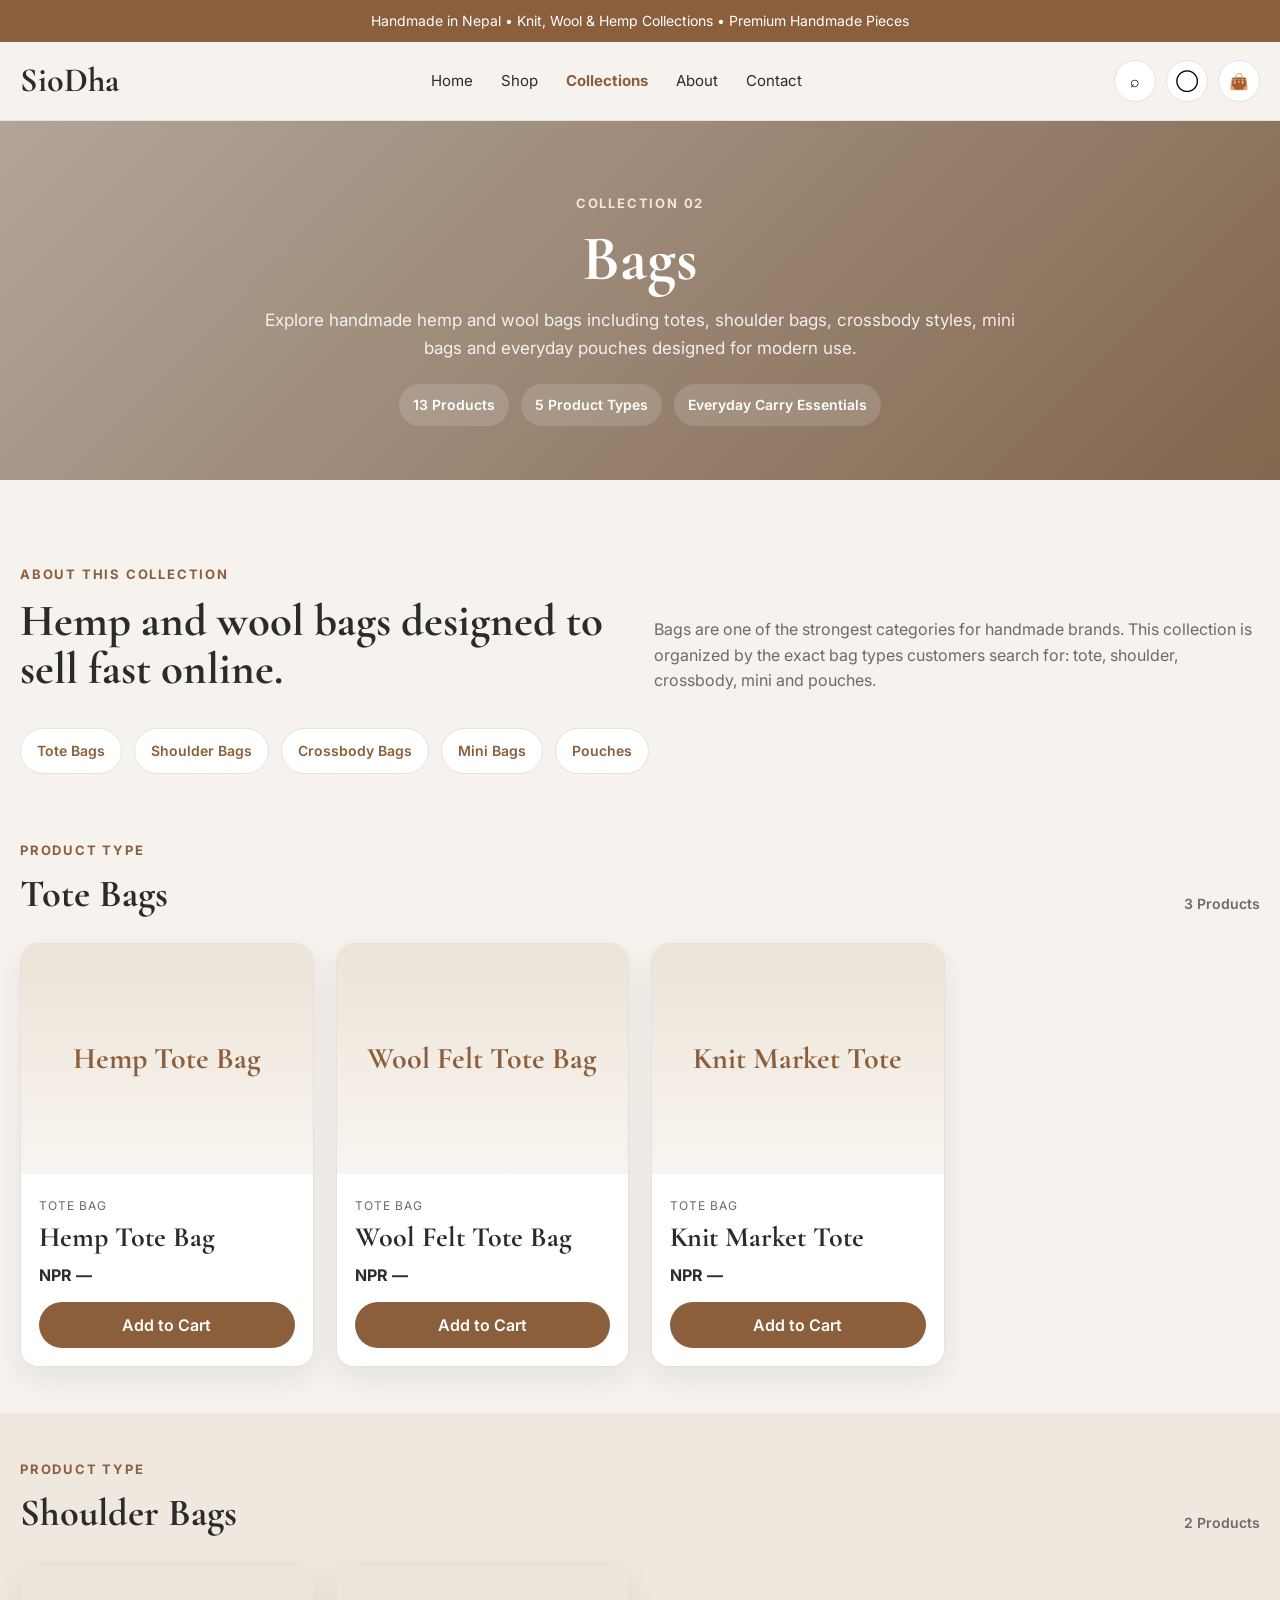
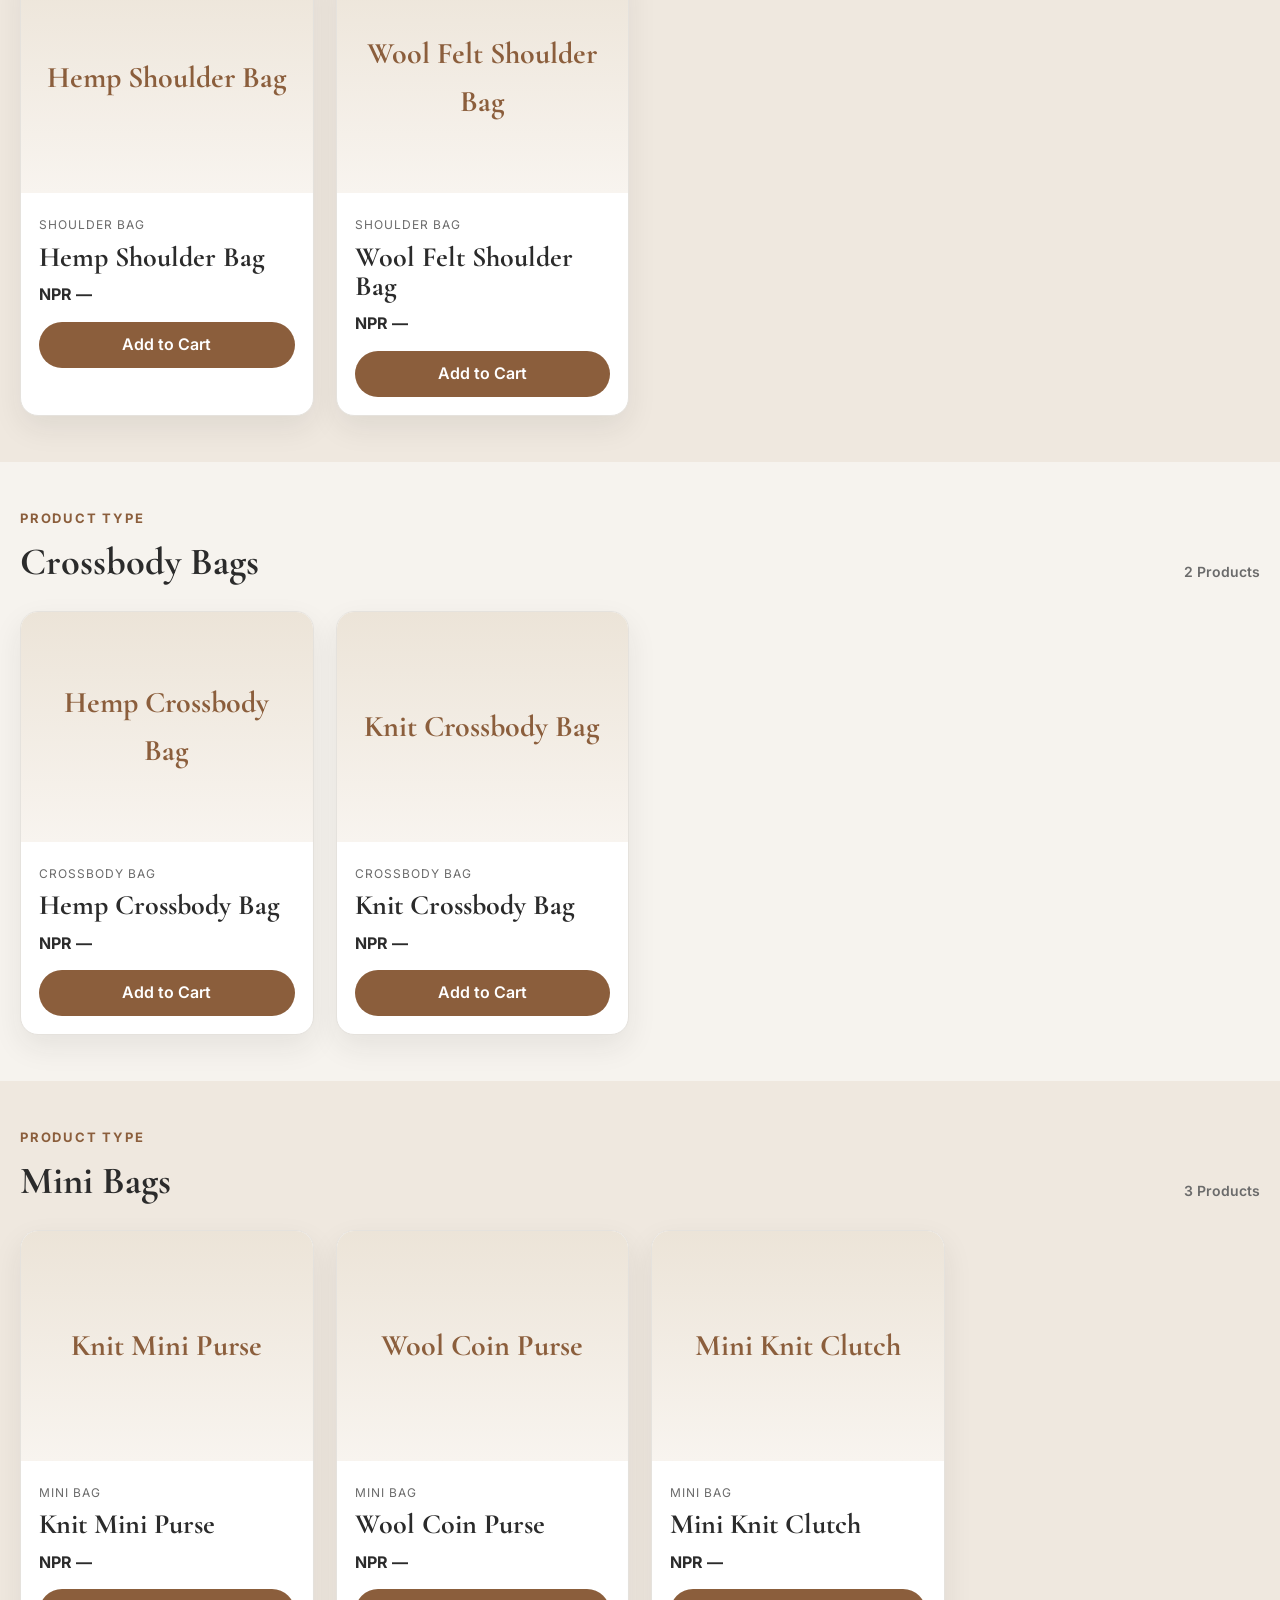
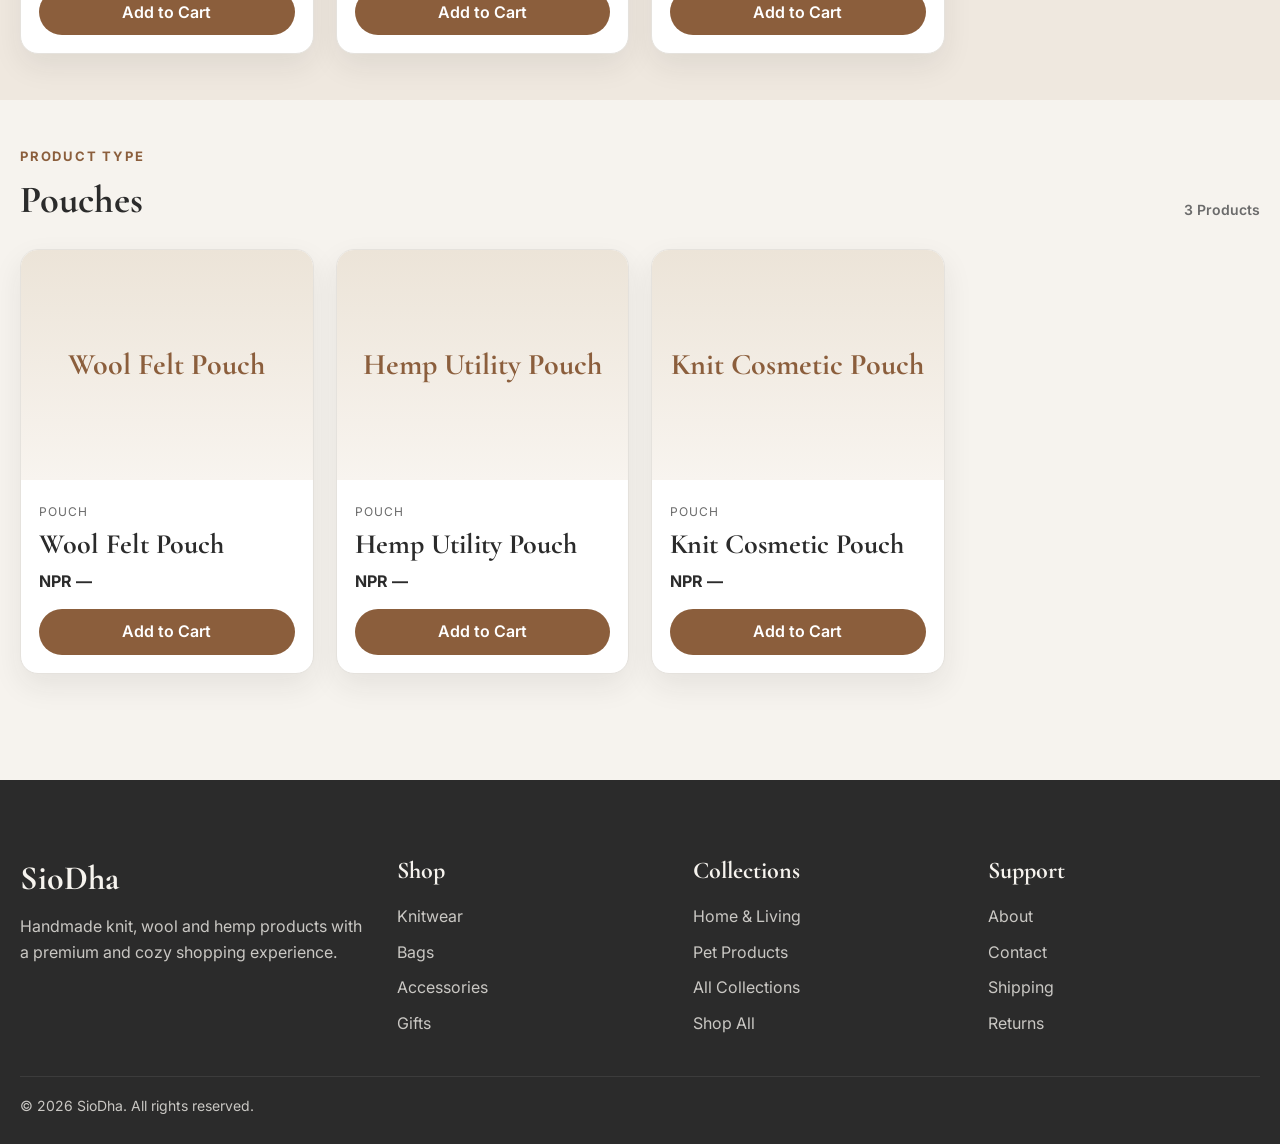
<file: collection-bags.html>
<!DOCTYPE html>
<html lang="en">
<head>
  <meta charset="UTF-8" />
  <meta name="viewport" content="width=device-width, initial-scale=1.0" />
  <title>Bags Collection | SioDha</title>
  <meta
    name="description"
    content="Shop handmade hemp and wool bags from SioDha including totes, shoulder bags, crossbody styles, purses and pouches."
  />
  <link rel="preconnect" href="https://fonts.googleapis.com" />
  <link rel="preconnect" href="https://fonts.gstatic.com" crossorigin />
  <link
    href="https://fonts.googleapis.com/css2?family=Cormorant+Garamond:wght@500;600;700&family=Inter:wght@400;500;600;700&display=swap"
    rel="stylesheet"
  />
  <link rel="stylesheet" href="styles.css" />
</head>
<body>
  <!-- Announcement Bar -->
  <div class="announcement-bar">
    Handmade in Nepal • Knit, Wool & Hemp Collections • Premium Handmade Pieces
  </div>

  <!-- Header -->
  <header class="site-header">
    <div class="container header-inner">
      <a href="index.html" class="logo">SioDha</a>

      <nav class="desktop-nav">
        <a href="index.html">Home</a>
        <a href="shop.html">Shop</a>
        <a href="collections.html" class="active-nav">Collections</a>
        <a href="about.html">About</a>
        <a href="contact.html">Contact</a>
      </nav>

      <div class="header-actions">
        <button class="icon-btn" aria-label="Search">⌕</button>
        <button class="icon-btn" aria-label="Account">◯</button>
        <button class="icon-btn" aria-label="Cart" onclick="window.location.href='cart.html'">👜</button>
        <button class="menu-toggle" id="menuToggle" aria-label="Menu">☰</button>
      </div>
    </div>

    <div class="mobile-menu" id="mobileMenu">
      <a href="index.html">Home</a>
      <a href="shop.html">Shop</a>
      <a href="collections.html">Collections</a>
      <a href="about.html">About</a>
      <a href="contact.html">Contact</a>
    </div>
  </header>

  <!-- Collection Hero -->
  <section class="collection-hero bags-hero">
    <div class="container collection-hero-inner">
      <p class="eyebrow">Collection 02</p>
      <h1>Bags</h1>
      <p class="collection-hero-text">
        Explore handmade hemp and wool bags including totes, shoulder bags, crossbody styles,
        mini bags and everyday pouches designed for modern use.
      </p>

      <div class="collection-meta">
        <span>13 Products</span>
        <span>5 Product Types</span>
        <span>Everyday Carry Essentials</span>
      </div>
    </div>
  </section>

  <!-- Collection Intro -->
  <section class="section collection-intro-section">
    <div class="container collection-intro-grid">
      <div>
        <p class="eyebrow">About this collection</p>
        <h2>Hemp and wool bags designed to sell fast online.</h2>
      </div>
      <div>
        <p class="collection-intro-text">
          Bags are one of the strongest categories for handmade brands. This collection is organized by
          the exact bag types customers search for: tote, shoulder, crossbody, mini and pouches.
        </p>
      </div>
    </div>
  </section>

  <!-- Product Type Filter Chips -->
  <section class="type-filter-section">
    <div class="container">
      <div class="type-filter-wrap">
        <a href="#tote-bags" class="type-chip">Tote Bags</a>
        <a href="#shoulder-bags" class="type-chip">Shoulder Bags</a>
        <a href="#crossbody-bags" class="type-chip">Crossbody Bags</a>
        <a href="#mini-bags" class="type-chip">Mini Bags</a>
        <a href="#pouches" class="type-chip">Pouches</a>
      </div>
    </div>
  </section>

  <!-- Tote Bags -->
  <section class="section product-type-section" id="tote-bags">
    <div class="container">
      <div class="type-heading">
        <div>
          <p class="eyebrow">Product type</p>
          <h2>Tote Bags</h2>
        </div>
        <span class="type-count">3 Products</span>
      </div>

      <div class="product-grid">
        <article class="product-card">
          <a href="product.html" class="product-image">Hemp Tote Bag</a>
          <div class="product-info">
            <span class="product-type">Tote Bag</span>
            <h3>Hemp Tote Bag</h3>
            <p>NPR —</p>
            <button>Add to Cart</button>
          </div>
        </article>
        <article class="product-card">
          <a href="product.html" class="product-image">Wool Felt Tote Bag</a>
          <div class="product-info">
            <span class="product-type">Tote Bag</span>
            <h3>Wool Felt Tote Bag</h3>
            <p>NPR —</p>
            <button>Add to Cart</button>
          </div>
        </article>
        <article class="product-card">
          <a href="product.html" class="product-image">Knit Market Tote</a>
          <div class="product-info">
            <span class="product-type">Tote Bag</span>
            <h3>Knit Market Tote</h3>
            <p>NPR —</p>
            <button>Add to Cart</button>
          </div>
        </article>
      </div>
    </div>
  </section>

  <!-- Shoulder Bags -->
  <section class="section alt-section product-type-section" id="shoulder-bags">
    <div class="container">
      <div class="type-heading">
        <div>
          <p class="eyebrow">Product type</p>
          <h2>Shoulder Bags</h2>
        </div>
        <span class="type-count">2 Products</span>
      </div>

      <div class="product-grid">
        <article class="product-card">
          <a href="product.html" class="product-image">Hemp Shoulder Bag</a>
          <div class="product-info">
            <span class="product-type">Shoulder Bag</span>
            <h3>Hemp Shoulder Bag</h3>
            <p>NPR —</p>
            <button>Add to Cart</button>
          </div>
        </article>
        <article class="product-card">
          <a href="product.html" class="product-image">Wool Felt Shoulder Bag</a>
          <div class="product-info">
            <span class="product-type">Shoulder Bag</span>
            <h3>Wool Felt Shoulder Bag</h3>
            <p>NPR —</p>
            <button>Add to Cart</button>
          </div>
        </article>
      </div>
    </div>
  </section>

  <!-- Crossbody Bags -->
  <section class="section product-type-section" id="crossbody-bags">
    <div class="container">
      <div class="type-heading">
        <div>
          <p class="eyebrow">Product type</p>
          <h2>Crossbody Bags</h2>
        </div>
        <span class="type-count">2 Products</span>
      </div>

      <div class="product-grid">
        <article class="product-card">
          <a href="product.html" class="product-image">Hemp Crossbody Bag</a>
          <div class="product-info">
            <span class="product-type">Crossbody Bag</span>
            <h3>Hemp Crossbody Bag</h3>
            <p>NPR —</p>
            <button>Add to Cart</button>
          </div>
        </article>
        <article class="product-card">
          <a href="product.html" class="product-image">Knit Crossbody Bag</a>
          <div class="product-info">
            <span class="product-type">Crossbody Bag</span>
            <h3>Knit Crossbody Bag</h3>
            <p>NPR —</p>
            <button>Add to Cart</button>
          </div>
        </article>
      </div>
    </div>
  </section>

  <!-- Mini Bags -->
  <section class="section alt-section product-type-section" id="mini-bags">
    <div class="container">
      <div class="type-heading">
        <div>
          <p class="eyebrow">Product type</p>
          <h2>Mini Bags</h2>
        </div>
        <span class="type-count">3 Products</span>
      </div>

      <div class="product-grid">
        <article class="product-card">
          <a href="product.html" class="product-image">Knit Mini Purse</a>
          <div class="product-info">
            <span class="product-type">Mini Bag</span>
            <h3>Knit Mini Purse</h3>
            <p>NPR —</p>
            <button>Add to Cart</button>
          </div>
        </article>
        <article class="product-card">
          <a href="product.html" class="product-image">Wool Coin Purse</a>
          <div class="product-info">
            <span class="product-type">Mini Bag</span>
            <h3>Wool Coin Purse</h3>
            <p>NPR —</p>
            <button>Add to Cart</button>
          </div>
        </article>
        <article class="product-card">
          <a href="product.html" class="product-image">Mini Knit Clutch</a>
          <div class="product-info">
            <span class="product-type">Mini Bag</span>
            <h3>Mini Knit Clutch</h3>
            <p>NPR —</p>
            <button>Add to Cart</button>
          </div>
        </article>
      </div>
    </div>
  </section>

  <!-- Pouches -->
  <section class="section product-type-section" id="pouches">
    <div class="container">
      <div class="type-heading">
        <div>
          <p class="eyebrow">Product type</p>
          <h2>Pouches</h2>
        </div>
        <span class="type-count">3 Products</span>
      </div>

      <div class="product-grid">
        <article class="product-card">
          <a href="product.html" class="product-image">Wool Felt Pouch</a>
          <div class="product-info">
            <span class="product-type">Pouch</span>
            <h3>Wool Felt Pouch</h3>
            <p>NPR —</p>
            <button>Add to Cart</button>
          </div>
        </article>
        <article class="product-card">
          <a href="product.html" class="product-image">Hemp Utility Pouch</a>
          <div class="product-info">
            <span class="product-type">Pouch</span>
            <h3>Hemp Utility Pouch</h3>
            <p>NPR —</p>
            <button>Add to Cart</button>
          </div>
        </article>
        <article class="product-card">
          <a href="product.html" class="product-image">Knit Cosmetic Pouch</a>
          <div class="product-info">
            <span class="product-type">Pouch</span>
            <h3>Knit Cosmetic Pouch</h3>
            <p>NPR —</p>
            <button>Add to Cart</button>
          </div>
        </article>
      </div>
    </div>
  </section>

  <!-- Footer -->
  <footer class="site-footer">
    <div class="container footer-grid">
      <div>
        <h3 class="footer-logo">SioDha</h3>
        <p>
          Handmade knit, wool and hemp products with a premium and cozy shopping experience.
        </p>
      </div>

      <div>
        <h4>Shop</h4>
        <a href="collection-knitwear.html">Knitwear</a>
        <a href="collection-bags.html">Bags</a>
        <a href="collection-accessories.html">Accessories</a>
        <a href="collection-gifts.html">Gifts</a>
      </div>

      <div>
        <h4>Collections</h4>
        <a href="collection-home-living.html">Home & Living</a>
        <a href="collection-pet-products.html">Pet Products</a>
        <a href="collections.html">All Collections</a>
        <a href="shop.html">Shop All</a>
      </div>

      <div>
        <h4>Support</h4>
        <a href="about.html">About</a>
        <a href="contact.html">Contact</a>
        <a href="#">Shipping</a>
        <a href="#">Returns</a>
      </div>
    </div>

    <div class="container footer-bottom">
      <p>© 2026 SioDha. All rights reserved.</p>
    </div>
  </footer>

  <script src="script.js"></script>
</body>
</html>
</file>
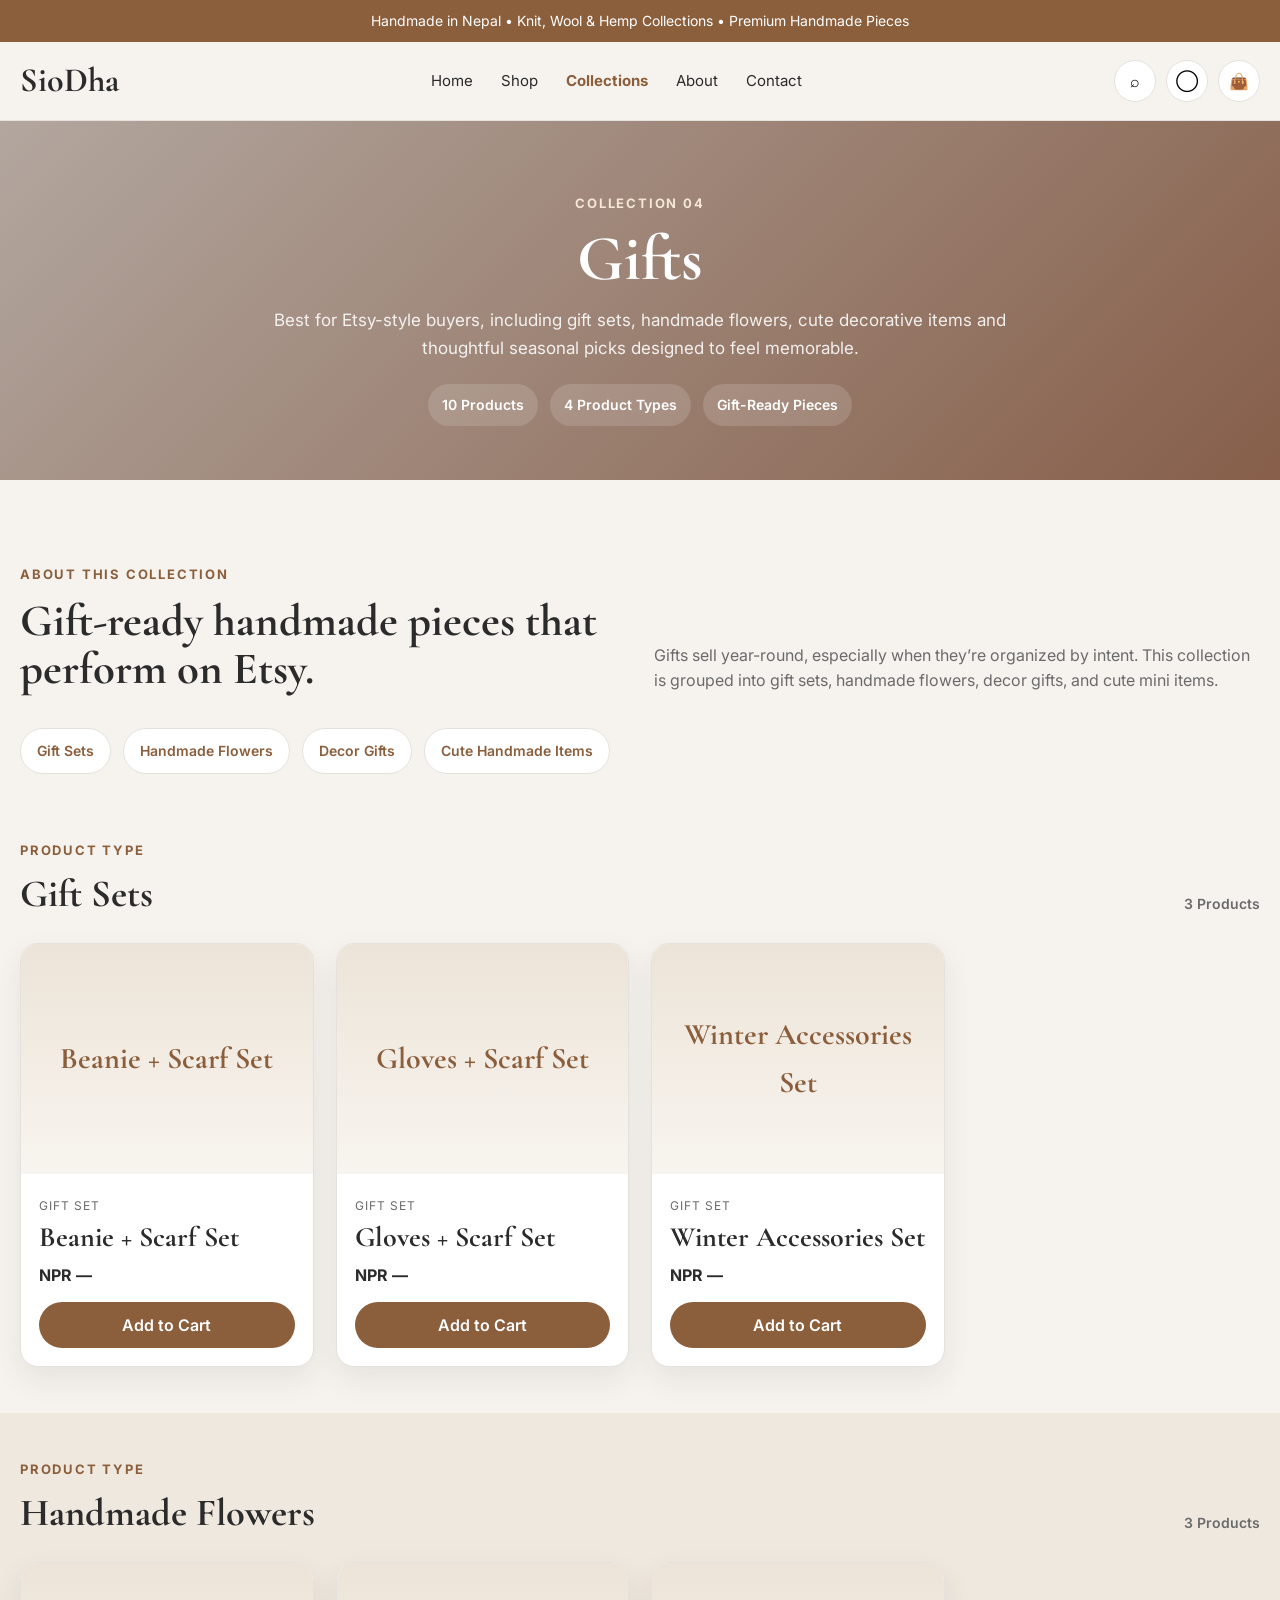
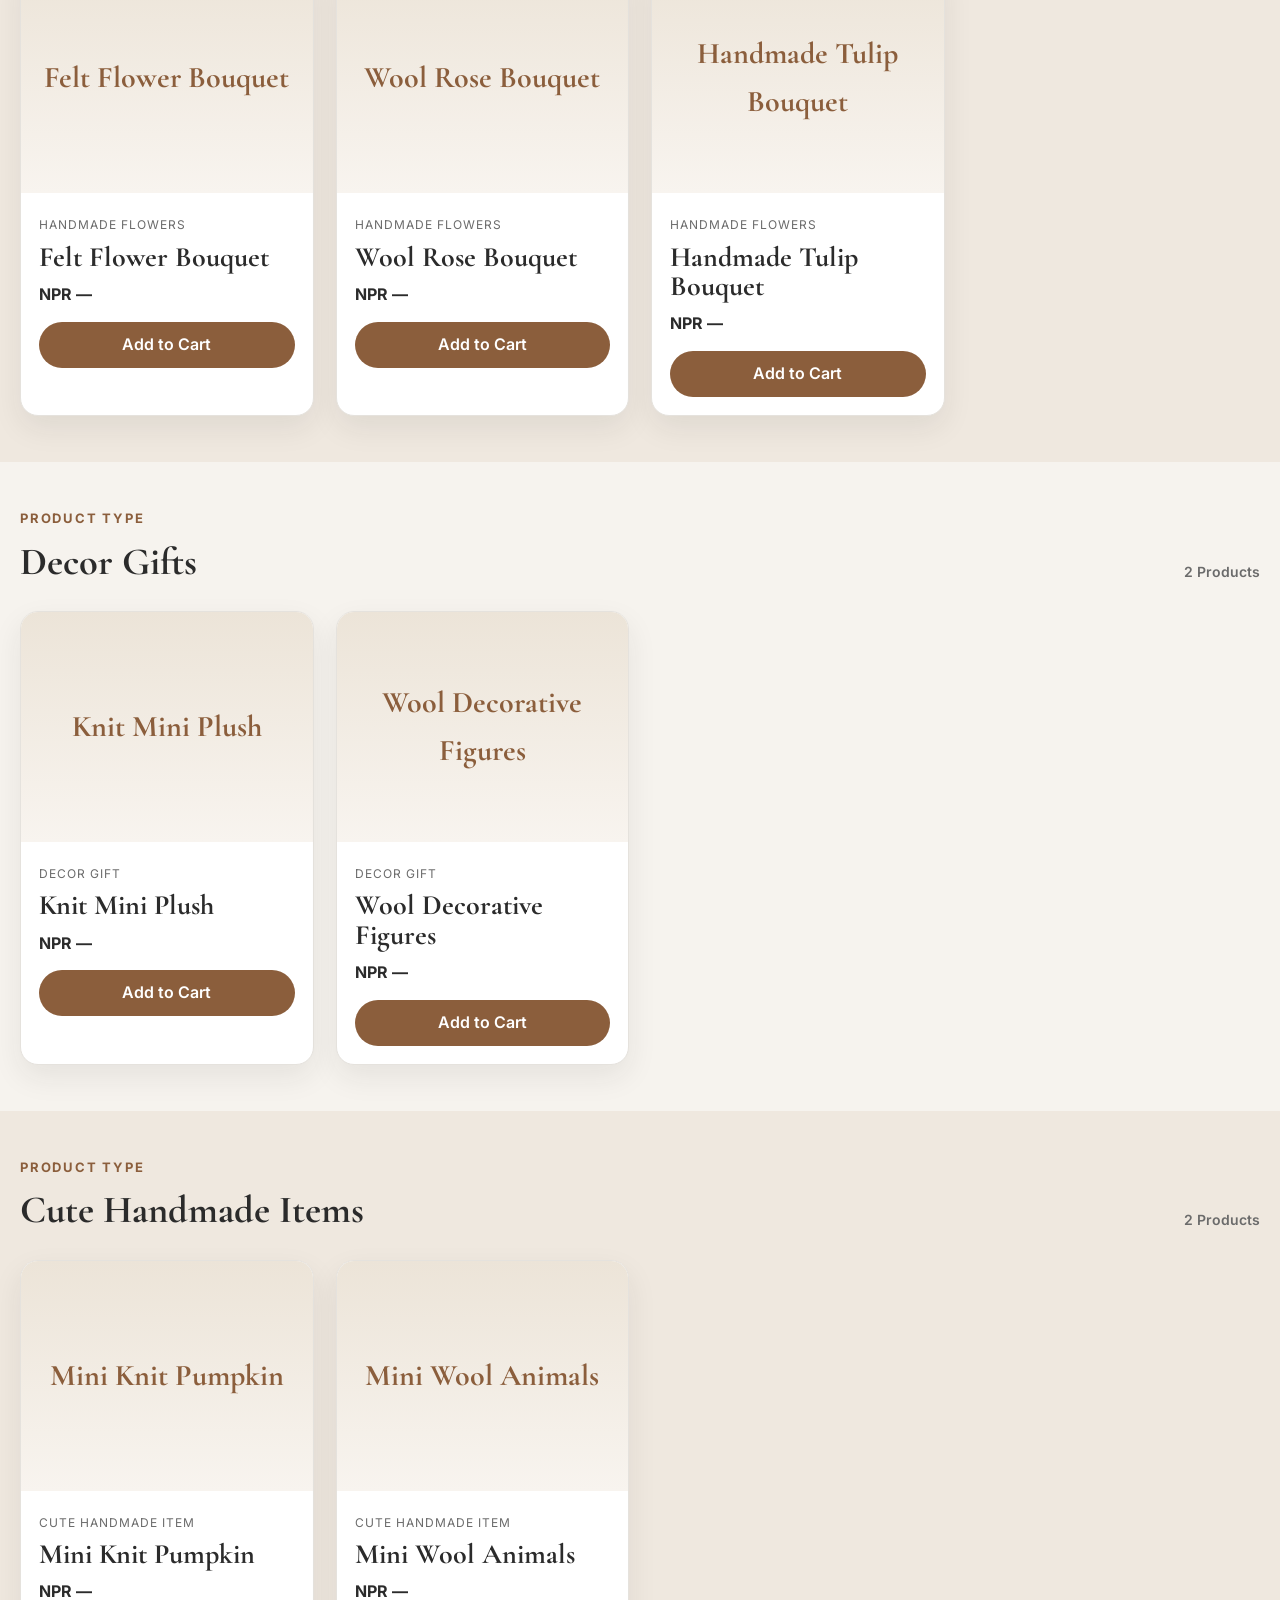
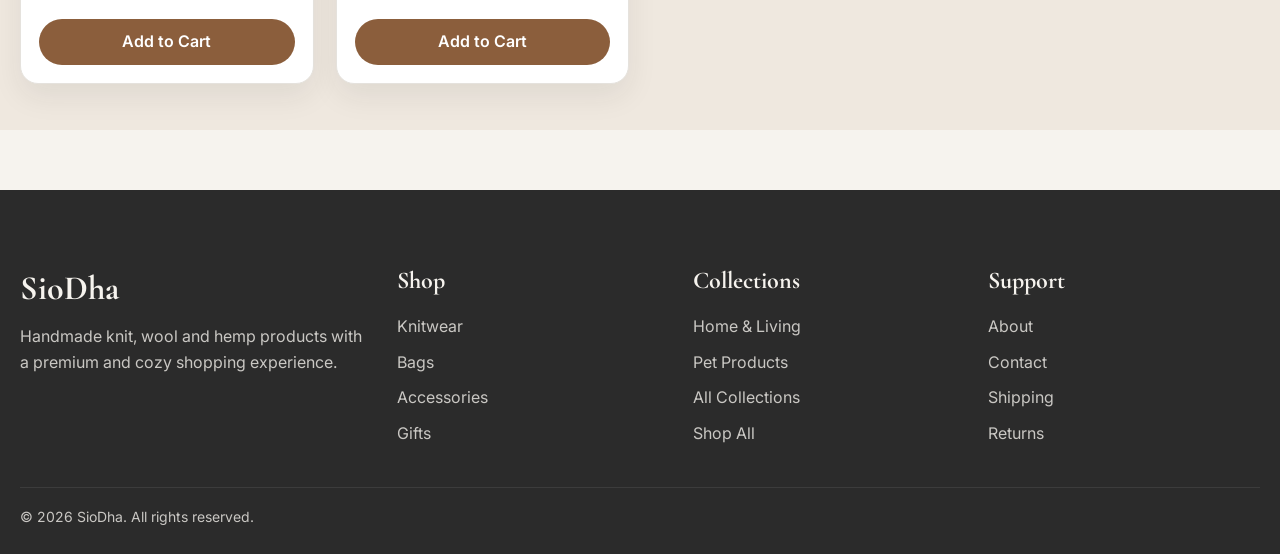
<file: collection-gifts.html>
<!DOCTYPE html>
<html lang="en">
<head>
  <meta charset="UTF-8" />
  <meta name="viewport" content="width=device-width, initial-scale=1.0" />
  <title>Gifts Collection | SioDha</title>
  <meta
    name="description"
    content="Shop handmade gifts from SioDha including gift sets, handmade flowers, cute decor pieces and seasonal picks."
  />
  <link rel="preconnect" href="https://fonts.googleapis.com" />
  <link rel="preconnect" href="https://fonts.gstatic.com" crossorigin />
  <link
    href="https://fonts.googleapis.com/css2?family=Cormorant+Garamond:wght@500;600;700&family=Inter:wght@400;500;600;700&display=swap"
    rel="stylesheet"
  />
  <link rel="stylesheet" href="styles.css" />
</head>
<body>
  <!-- Announcement Bar -->
  <div class="announcement-bar">
    Handmade in Nepal • Knit, Wool & Hemp Collections • Premium Handmade Pieces
  </div>

  <!-- Header -->
  <header class="site-header">
    <div class="container header-inner">
      <a href="index.html" class="logo">SioDha</a>

      <nav class="desktop-nav">
        <a href="index.html">Home</a>
        <a href="shop.html">Shop</a>
        <a href="collections.html" class="active-nav">Collections</a>
        <a href="about.html">About</a>
        <a href="contact.html">Contact</a>
      </nav>

      <div class="header-actions">
        <button class="icon-btn" aria-label="Search">⌕</button>
        <button class="icon-btn" aria-label="Account">◯</button>
        <button class="icon-btn" aria-label="Cart" onclick="window.location.href='cart.html'">👜</button>
        <button class="menu-toggle" id="menuToggle" aria-label="Menu">☰</button>
      </div>
    </div>

    <div class="mobile-menu" id="mobileMenu">
      <a href="index.html">Home</a>
      <a href="shop.html">Shop</a>
      <a href="collections.html">Collections</a>
      <a href="about.html">About</a>
      <a href="contact.html">Contact</a>
    </div>
  </header>

  <!-- Collection Hero -->
  <section class="collection-hero gifts-hero">
    <div class="container collection-hero-inner">
      <p class="eyebrow">Collection 04</p>
      <h1>Gifts</h1>
      <p class="collection-hero-text">
        Best for Etsy-style buyers, including gift sets, handmade flowers, cute decorative items
        and thoughtful seasonal picks designed to feel memorable.
      </p>

      <div class="collection-meta">
        <span>10 Products</span>
        <span>4 Product Types</span>
        <span>Gift-Ready Pieces</span>
      </div>
    </div>
  </section>

  <!-- Collection Intro -->
  <section class="section collection-intro-section">
    <div class="container collection-intro-grid">
      <div>
        <p class="eyebrow">About this collection</p>
        <h2>Gift-ready handmade pieces that perform on Etsy.</h2>
      </div>
      <div>
        <p class="collection-intro-text">
          Gifts sell year-round, especially when they’re organized by intent. This collection is grouped into
          gift sets, handmade flowers, decor gifts, and cute mini items.
        </p>
      </div>
    </div>
  </section>

  <!-- Product Type Filter Chips -->
  <section class="type-filter-section">
    <div class="container">
      <div class="type-filter-wrap">
        <a href="#gift-sets" class="type-chip">Gift Sets</a>
        <a href="#handmade-flowers" class="type-chip">Handmade Flowers</a>
        <a href="#decor-gifts" class="type-chip">Decor Gifts</a>
        <a href="#cute-handmade-items" class="type-chip">Cute Handmade Items</a>
      </div>
    </div>
  </section>

  <!-- Gift Sets -->
  <section class="section product-type-section" id="gift-sets">
    <div class="container">
      <div class="type-heading">
        <div>
          <p class="eyebrow">Product type</p>
          <h2>Gift Sets</h2>
        </div>
        <span class="type-count">3 Products</span>
      </div>

      <div class="product-grid">
        <article class="product-card">
          <a href="product.html" class="product-image">Beanie + Scarf Set</a>
          <div class="product-info">
            <span class="product-type">Gift Set</span>
            <h3>Beanie + Scarf Set</h3>
            <p>NPR —</p>
            <button>Add to Cart</button>
          </div>
        </article>
        <article class="product-card">
          <a href="product.html" class="product-image">Gloves + Scarf Set</a>
          <div class="product-info">
            <span class="product-type">Gift Set</span>
            <h3>Gloves + Scarf Set</h3>
            <p>NPR —</p>
            <button>Add to Cart</button>
          </div>
        </article>
        <article class="product-card">
          <a href="product.html" class="product-image">Winter Accessories Set</a>
          <div class="product-info">
            <span class="product-type">Gift Set</span>
            <h3>Winter Accessories Set</h3>
            <p>NPR —</p>
            <button>Add to Cart</button>
          </div>
        </article>
      </div>
    </div>
  </section>

  <!-- Handmade Flowers -->
  <section class="section alt-section product-type-section" id="handmade-flowers">
    <div class="container">
      <div class="type-heading">
        <div>
          <p class="eyebrow">Product type</p>
          <h2>Handmade Flowers</h2>
        </div>
        <span class="type-count">3 Products</span>
      </div>

      <div class="product-grid">
        <article class="product-card">
          <a href="product.html" class="product-image">Felt Flower Bouquet</a>
          <div class="product-info">
            <span class="product-type">Handmade Flowers</span>
            <h3>Felt Flower Bouquet</h3>
            <p>NPR —</p>
            <button>Add to Cart</button>
          </div>
        </article>
        <article class="product-card">
          <a href="product.html" class="product-image">Wool Rose Bouquet</a>
          <div class="product-info">
            <span class="product-type">Handmade Flowers</span>
            <h3>Wool Rose Bouquet</h3>
            <p>NPR —</p>
            <button>Add to Cart</button>
          </div>
        </article>
        <article class="product-card">
          <a href="product.html" class="product-image">Handmade Tulip Bouquet</a>
          <div class="product-info">
            <span class="product-type">Handmade Flowers</span>
            <h3>Handmade Tulip Bouquet</h3>
            <p>NPR —</p>
            <button>Add to Cart</button>
          </div>
        </article>
      </div>
    </div>
  </section>

  <!-- Decor Gifts -->
  <section class="section product-type-section" id="decor-gifts">
    <div class="container">
      <div class="type-heading">
        <div>
          <p class="eyebrow">Product type</p>
          <h2>Decor Gifts</h2>
        </div>
        <span class="type-count">2 Products</span>
      </div>

      <div class="product-grid">
        <article class="product-card">
          <a href="product.html" class="product-image">Knit Mini Plush</a>
          <div class="product-info">
            <span class="product-type">Decor Gift</span>
            <h3>Knit Mini Plush</h3>
            <p>NPR —</p>
            <button>Add to Cart</button>
          </div>
        </article>
        <article class="product-card">
          <a href="product.html" class="product-image">Wool Decorative Figures</a>
          <div class="product-info">
            <span class="product-type">Decor Gift</span>
            <h3>Wool Decorative Figures</h3>
            <p>NPR —</p>
            <button>Add to Cart</button>
          </div>
        </article>
      </div>
    </div>
  </section>

  <!-- Cute Handmade Items -->
  <section class="section alt-section product-type-section" id="cute-handmade-items">
    <div class="container">
      <div class="type-heading">
        <div>
          <p class="eyebrow">Product type</p>
          <h2>Cute Handmade Items</h2>
        </div>
        <span class="type-count">2 Products</span>
      </div>

      <div class="product-grid">
        <article class="product-card">
          <a href="product.html" class="product-image">Mini Knit Pumpkin</a>
          <div class="product-info">
            <span class="product-type">Cute Handmade Item</span>
            <h3>Mini Knit Pumpkin</h3>
            <p>NPR —</p>
            <button>Add to Cart</button>
          </div>
        </article>
        <article class="product-card">
          <a href="product.html" class="product-image">Mini Wool Animals</a>
          <div class="product-info">
            <span class="product-type">Cute Handmade Item</span>
            <h3>Mini Wool Animals</h3>
            <p>NPR —</p>
            <button>Add to Cart</button>
          </div>
        </article>
      </div>
    </div>
  </section>

  <!-- Footer -->
  <footer class="site-footer">
    <div class="container footer-grid">
      <div>
        <h3 class="footer-logo">SioDha</h3>
        <p>
          Handmade knit, wool and hemp products with a premium and cozy shopping experience.
        </p>
      </div>

      <div>
        <h4>Shop</h4>
        <a href="collection-knitwear.html">Knitwear</a>
        <a href="collection-bags.html">Bags</a>
        <a href="collection-accessories.html">Accessories</a>
        <a href="collection-gifts.html">Gifts</a>
      </div>

      <div>
        <h4>Collections</h4>
        <a href="collection-home-living.html">Home & Living</a>
        <a href="collection-pet-products.html">Pet Products</a>
        <a href="collections.html">All Collections</a>
        <a href="shop.html">Shop All</a>
      </div>

      <div>
        <h4>Support</h4>
        <a href="about.html">About</a>
        <a href="contact.html">Contact</a>
        <a href="#">Shipping</a>
        <a href="#">Returns</a>
      </div>
    </div>

    <div class="container footer-bottom">
      <p>© 2026 SioDha. All rights reserved.</p>
    </div>
  </footer>

  <script src="script.js"></script>
</body>
</html>
</file>
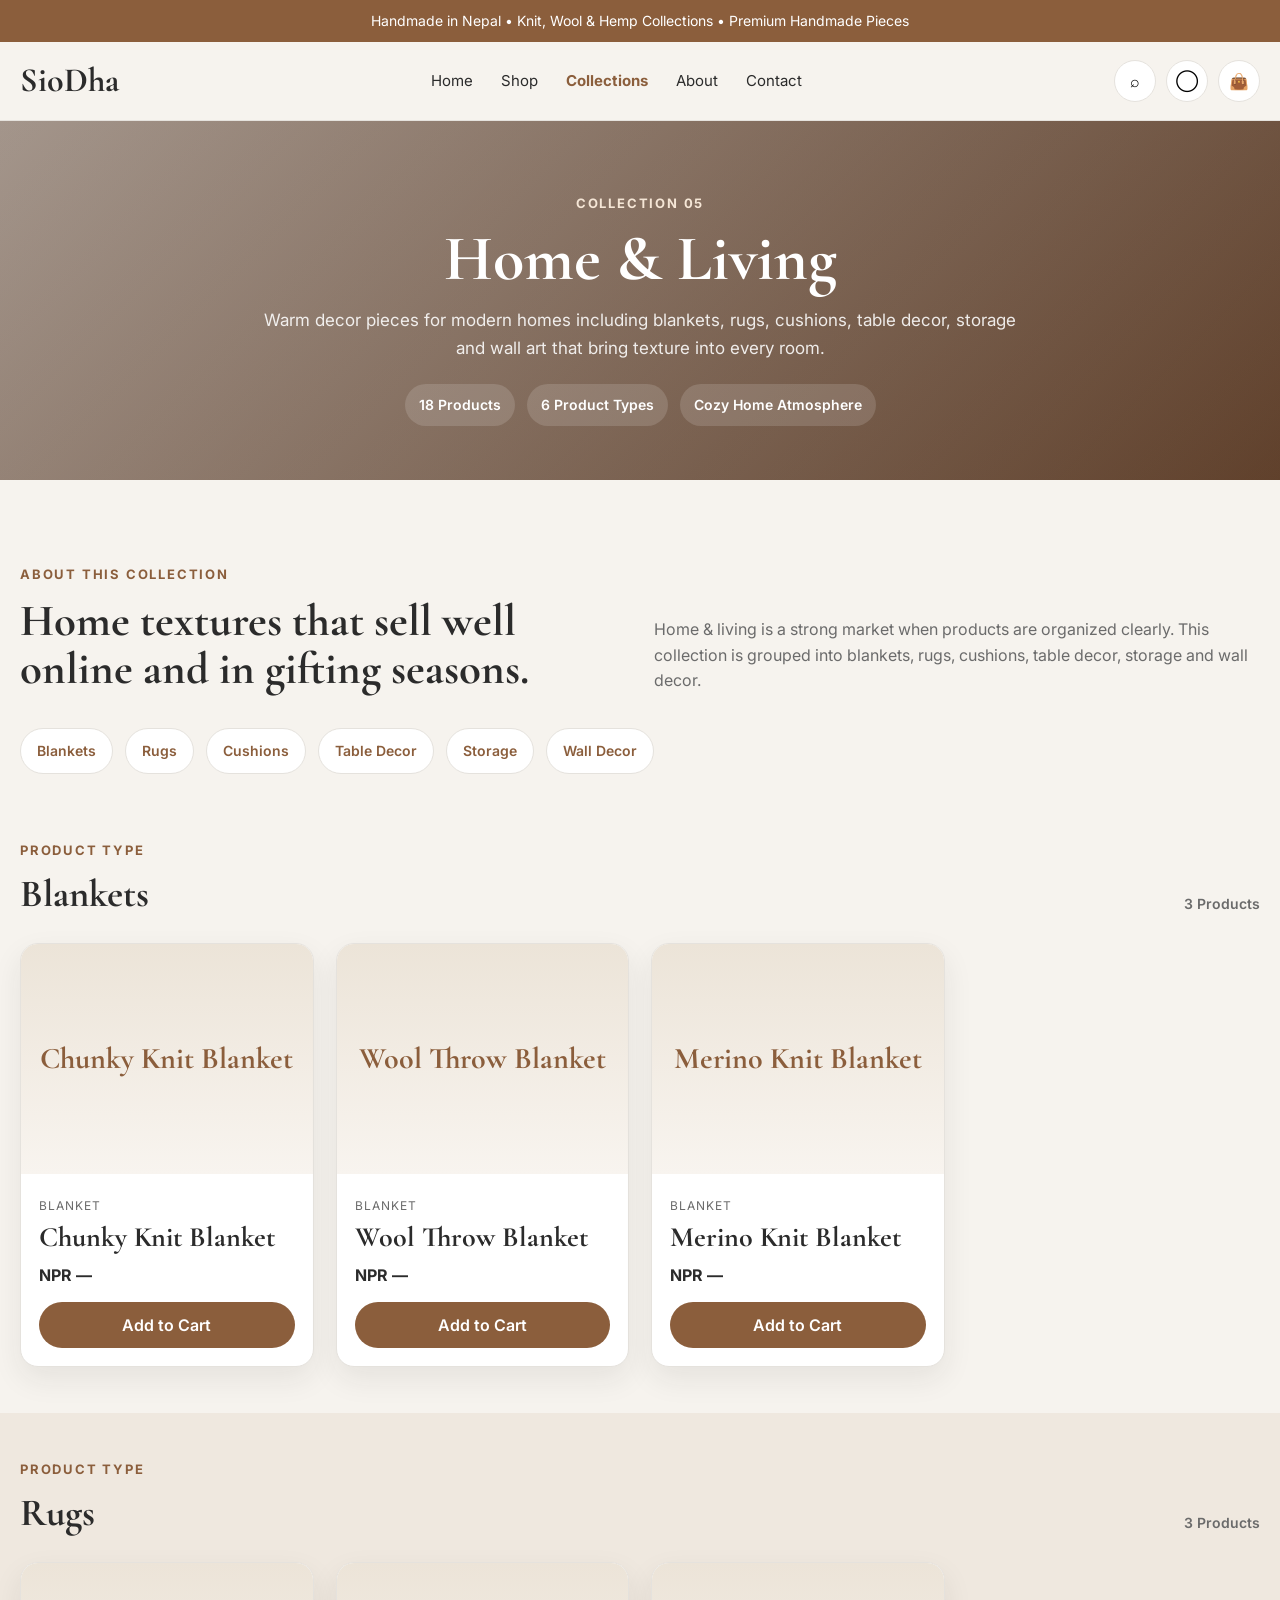
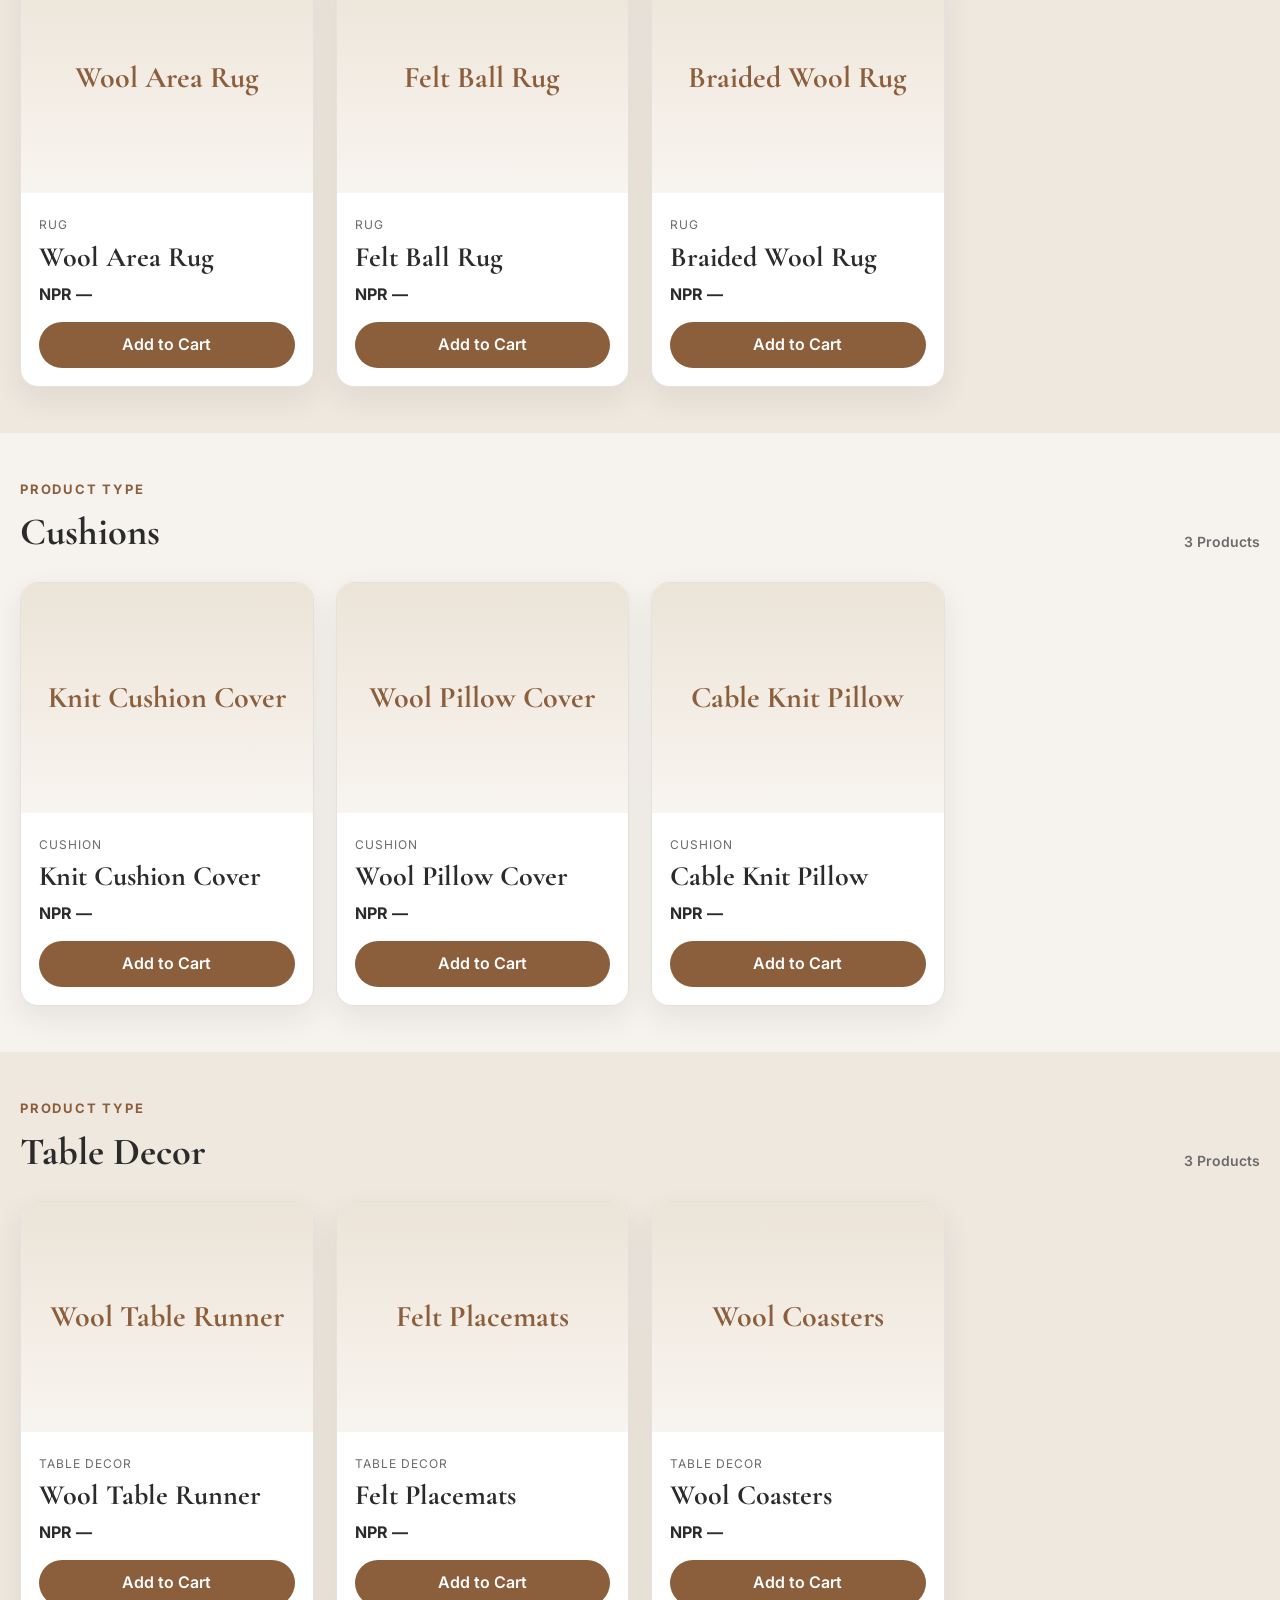
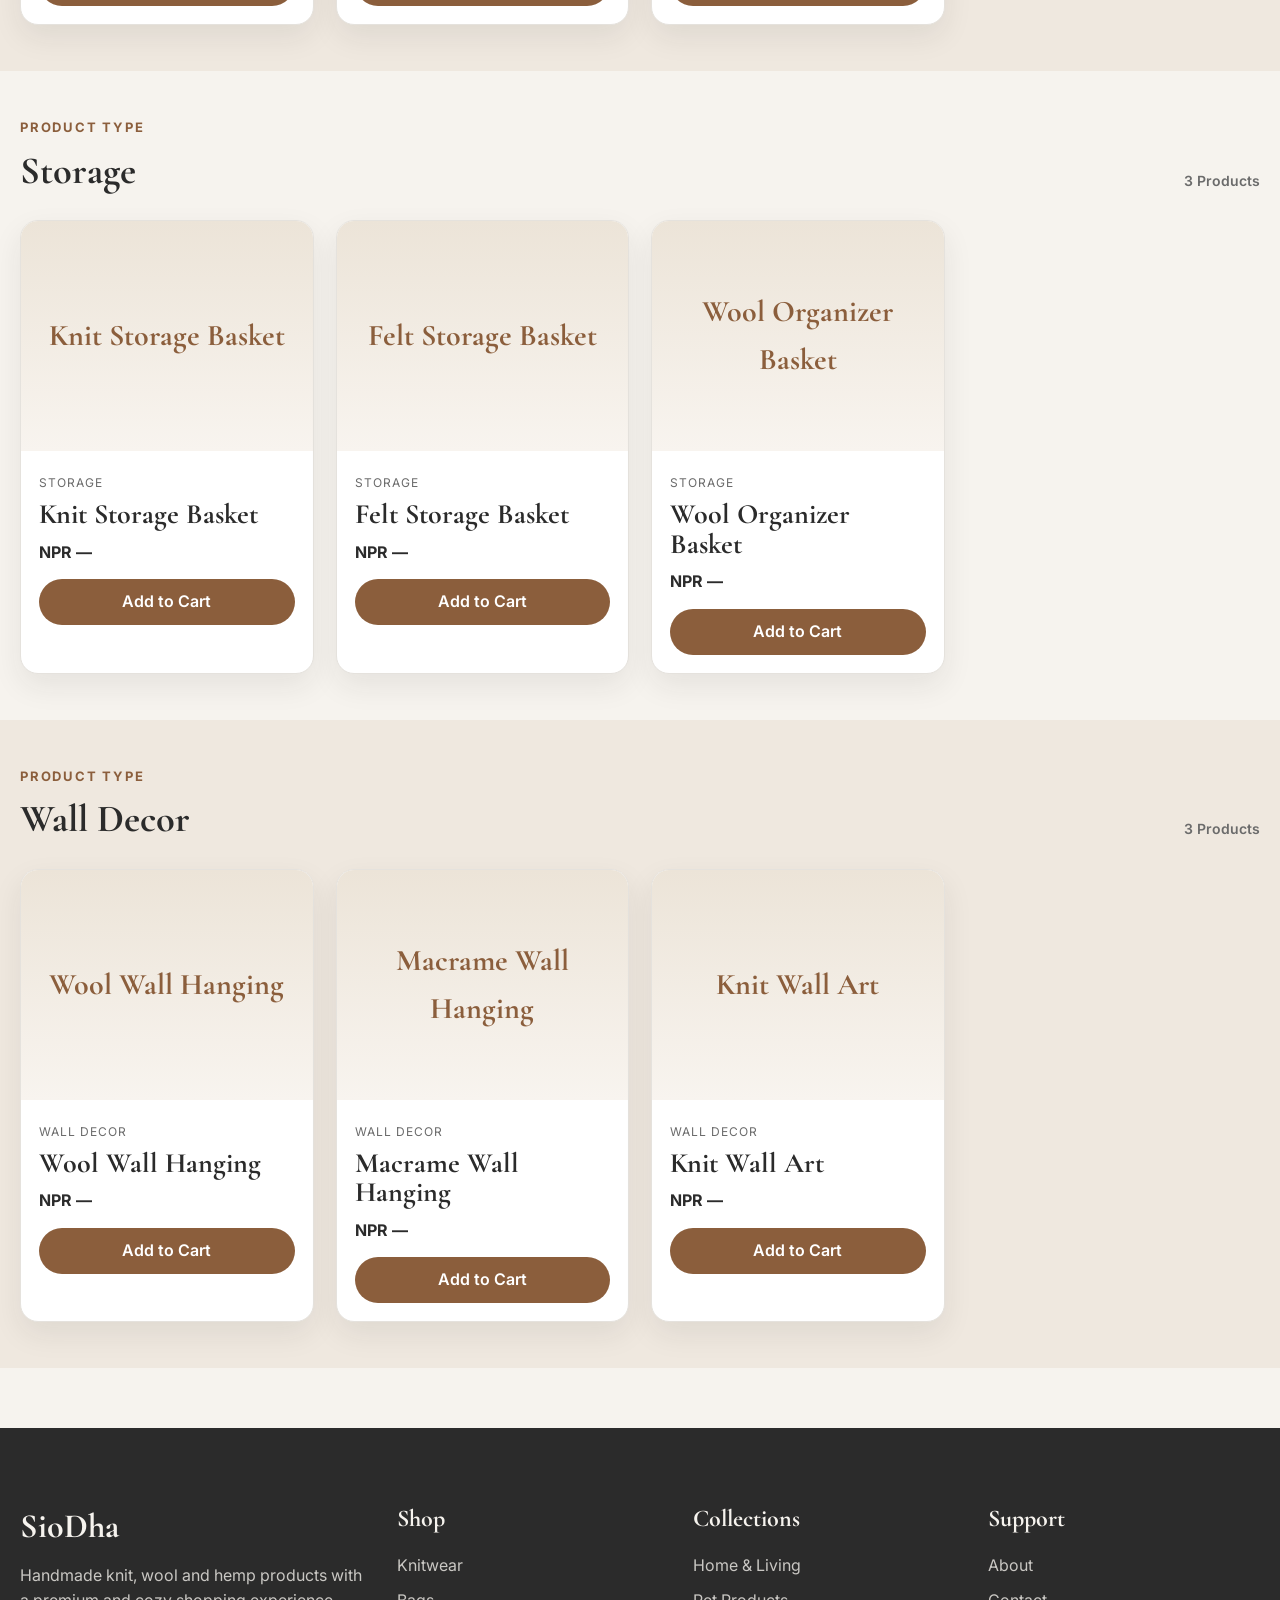
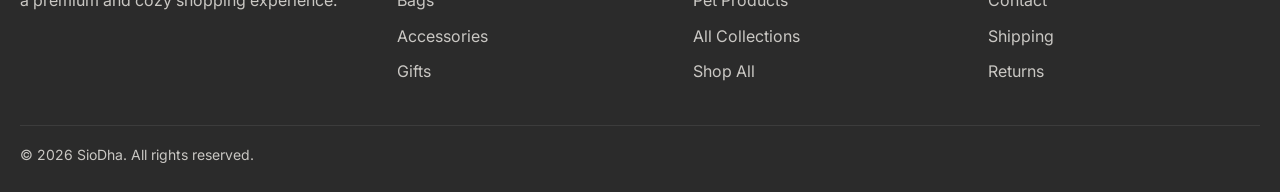
<file: collection-home-living.html>
<!DOCTYPE html>
<html lang="en">
<head>
  <meta charset="UTF-8" />
  <meta name="viewport" content="width=device-width, initial-scale=1.0" />
  <title>Home & Living Collection | SioDha</title>
  <meta
    name="description"
    content="Shop handmade home and living decor from SioDha including blankets, rugs, cushions, table decor, storage and wall art."
  />
  <link rel="preconnect" href="https://fonts.googleapis.com" />
  <link rel="preconnect" href="https://fonts.gstatic.com" crossorigin />
  <link
    href="https://fonts.googleapis.com/css2?family=Cormorant+Garamond:wght@500;600;700&family=Inter:wght@400;500;600;700&display=swap"
    rel="stylesheet"
  />
  <link rel="stylesheet" href="styles.css" />
</head>
<body>
  <!-- Announcement Bar -->
  <div class="announcement-bar">
    Handmade in Nepal • Knit, Wool & Hemp Collections • Premium Handmade Pieces
  </div>

  <!-- Header -->
  <header class="site-header">
    <div class="container header-inner">
      <a href="index.html" class="logo">SioDha</a>

      <nav class="desktop-nav">
        <a href="index.html">Home</a>
        <a href="shop.html">Shop</a>
        <a href="collections.html" class="active-nav">Collections</a>
        <a href="about.html">About</a>
        <a href="contact.html">Contact</a>
      </nav>

      <div class="header-actions">
        <button class="icon-btn" aria-label="Search">⌕</button>
        <button class="icon-btn" aria-label="Account">◯</button>
        <button class="icon-btn" aria-label="Cart" onclick="window.location.href='cart.html'">👜</button>
        <button class="menu-toggle" id="menuToggle" aria-label="Menu">☰</button>
      </div>
    </div>

    <div class="mobile-menu" id="mobileMenu">
      <a href="index.html">Home</a>
      <a href="shop.html">Shop</a>
      <a href="collections.html">Collections</a>
      <a href="about.html">About</a>
      <a href="contact.html">Contact</a>
    </div>
  </header>

  <!-- Collection Hero -->
  <section class="collection-hero home-hero">
    <div class="container collection-hero-inner">
      <p class="eyebrow">Collection 05</p>
      <h1>Home &amp; Living</h1>
      <p class="collection-hero-text">
        Warm decor pieces for modern homes including blankets, rugs, cushions, table decor,
        storage and wall art that bring texture into every room.
      </p>

      <div class="collection-meta">
        <span>18 Products</span>
        <span>6 Product Types</span>
        <span>Cozy Home Atmosphere</span>
      </div>
    </div>
  </section>

  <!-- Collection Intro -->
  <section class="section collection-intro-section">
    <div class="container collection-intro-grid">
      <div>
        <p class="eyebrow">About this collection</p>
        <h2>Home textures that sell well online and in gifting seasons.</h2>
      </div>
      <div>
        <p class="collection-intro-text">
          Home &amp; living is a strong market when products are organized clearly. This collection is grouped
          into blankets, rugs, cushions, table decor, storage and wall decor.
        </p>
      </div>
    </div>
  </section>

  <!-- Product Type Filter Chips -->
  <section class="type-filter-section">
    <div class="container">
      <div class="type-filter-wrap">
        <a href="#blankets" class="type-chip">Blankets</a>
        <a href="#rugs" class="type-chip">Rugs</a>
        <a href="#cushions" class="type-chip">Cushions</a>
        <a href="#table-decor" class="type-chip">Table Decor</a>
        <a href="#storage" class="type-chip">Storage</a>
        <a href="#wall-decor" class="type-chip">Wall Decor</a>
      </div>
    </div>
  </section>

  <!-- Blankets -->
  <section class="section product-type-section" id="blankets">
    <div class="container">
      <div class="type-heading">
        <div>
          <p class="eyebrow">Product type</p>
          <h2>Blankets</h2>
        </div>
        <span class="type-count">3 Products</span>
      </div>
      <div class="product-grid">
        <article class="product-card">
          <a href="product.html" class="product-image">Chunky Knit Blanket</a>
          <div class="product-info">
            <span class="product-type">Blanket</span>
            <h3>Chunky Knit Blanket</h3>
            <p>NPR —</p>
            <button>Add to Cart</button>
          </div>
        </article>
        <article class="product-card">
          <a href="product.html" class="product-image">Wool Throw Blanket</a>
          <div class="product-info">
            <span class="product-type">Blanket</span>
            <h3>Wool Throw Blanket</h3>
            <p>NPR —</p>
            <button>Add to Cart</button>
          </div>
        </article>
        <article class="product-card">
          <a href="product.html" class="product-image">Merino Knit Blanket</a>
          <div class="product-info">
            <span class="product-type">Blanket</span>
            <h3>Merino Knit Blanket</h3>
            <p>NPR —</p>
            <button>Add to Cart</button>
          </div>
        </article>
      </div>
    </div>
  </section>

  <!-- Rugs -->
  <section class="section alt-section product-type-section" id="rugs">
    <div class="container">
      <div class="type-heading">
        <div>
          <p class="eyebrow">Product type</p>
          <h2>Rugs</h2>
        </div>
        <span class="type-count">3 Products</span>
      </div>
      <div class="product-grid">
        <article class="product-card">
          <a href="product.html" class="product-image">Wool Area Rug</a>
          <div class="product-info">
            <span class="product-type">Rug</span>
            <h3>Wool Area Rug</h3>
            <p>NPR —</p>
            <button>Add to Cart</button>
          </div>
        </article>
        <article class="product-card">
          <a href="product.html" class="product-image">Felt Ball Rug</a>
          <div class="product-info">
            <span class="product-type">Rug</span>
            <h3>Felt Ball Rug</h3>
            <p>NPR —</p>
            <button>Add to Cart</button>
          </div>
        </article>
        <article class="product-card">
          <a href="product.html" class="product-image">Braided Wool Rug</a>
          <div class="product-info">
            <span class="product-type">Rug</span>
            <h3>Braided Wool Rug</h3>
            <p>NPR —</p>
            <button>Add to Cart</button>
          </div>
        </article>
      </div>
    </div>
  </section>

  <!-- Cushions -->
  <section class="section product-type-section" id="cushions">
    <div class="container">
      <div class="type-heading">
        <div>
          <p class="eyebrow">Product type</p>
          <h2>Cushions</h2>
        </div>
        <span class="type-count">3 Products</span>
      </div>
      <div class="product-grid">
        <article class="product-card">
          <a href="product.html" class="product-image">Knit Cushion Cover</a>
          <div class="product-info">
            <span class="product-type">Cushion</span>
            <h3>Knit Cushion Cover</h3>
            <p>NPR —</p>
            <button>Add to Cart</button>
          </div>
        </article>
        <article class="product-card">
          <a href="product.html" class="product-image">Wool Pillow Cover</a>
          <div class="product-info">
            <span class="product-type">Cushion</span>
            <h3>Wool Pillow Cover</h3>
            <p>NPR —</p>
            <button>Add to Cart</button>
          </div>
        </article>
        <article class="product-card">
          <a href="product.html" class="product-image">Cable Knit Pillow</a>
          <div class="product-info">
            <span class="product-type">Cushion</span>
            <h3>Cable Knit Pillow</h3>
            <p>NPR —</p>
            <button>Add to Cart</button>
          </div>
        </article>
      </div>
    </div>
  </section>

  <!-- Table Decor -->
  <section class="section alt-section product-type-section" id="table-decor">
    <div class="container">
      <div class="type-heading">
        <div>
          <p class="eyebrow">Product type</p>
          <h2>Table Decor</h2>
        </div>
        <span class="type-count">3 Products</span>
      </div>
      <div class="product-grid">
        <article class="product-card">
          <a href="product.html" class="product-image">Wool Table Runner</a>
          <div class="product-info">
            <span class="product-type">Table Decor</span>
            <h3>Wool Table Runner</h3>
            <p>NPR —</p>
            <button>Add to Cart</button>
          </div>
        </article>
        <article class="product-card">
          <a href="product.html" class="product-image">Felt Placemats</a>
          <div class="product-info">
            <span class="product-type">Table Decor</span>
            <h3>Felt Placemats</h3>
            <p>NPR —</p>
            <button>Add to Cart</button>
          </div>
        </article>
        <article class="product-card">
          <a href="product.html" class="product-image">Wool Coasters</a>
          <div class="product-info">
            <span class="product-type">Table Decor</span>
            <h3>Wool Coasters</h3>
            <p>NPR —</p>
            <button>Add to Cart</button>
          </div>
        </article>
      </div>
    </div>
  </section>

  <!-- Storage -->
  <section class="section product-type-section" id="storage">
    <div class="container">
      <div class="type-heading">
        <div>
          <p class="eyebrow">Product type</p>
          <h2>Storage</h2>
        </div>
        <span class="type-count">3 Products</span>
      </div>
      <div class="product-grid">
        <article class="product-card">
          <a href="product.html" class="product-image">Knit Storage Basket</a>
          <div class="product-info">
            <span class="product-type">Storage</span>
            <h3>Knit Storage Basket</h3>
            <p>NPR —</p>
            <button>Add to Cart</button>
          </div>
        </article>
        <article class="product-card">
          <a href="product.html" class="product-image">Felt Storage Basket</a>
          <div class="product-info">
            <span class="product-type">Storage</span>
            <h3>Felt Storage Basket</h3>
            <p>NPR —</p>
            <button>Add to Cart</button>
          </div>
        </article>
        <article class="product-card">
          <a href="product.html" class="product-image">Wool Organizer Basket</a>
          <div class="product-info">
            <span class="product-type">Storage</span>
            <h3>Wool Organizer Basket</h3>
            <p>NPR —</p>
            <button>Add to Cart</button>
          </div>
        </article>
      </div>
    </div>
  </section>

  <!-- Wall Decor -->
  <section class="section alt-section product-type-section" id="wall-decor">
    <div class="container">
      <div class="type-heading">
        <div>
          <p class="eyebrow">Product type</p>
          <h2>Wall Decor</h2>
        </div>
        <span class="type-count">3 Products</span>
      </div>
      <div class="product-grid">
        <article class="product-card">
          <a href="product.html" class="product-image">Wool Wall Hanging</a>
          <div class="product-info">
            <span class="product-type">Wall Decor</span>
            <h3>Wool Wall Hanging</h3>
            <p>NPR —</p>
            <button>Add to Cart</button>
          </div>
        </article>
        <article class="product-card">
          <a href="product.html" class="product-image">Macrame Wall Hanging</a>
          <div class="product-info">
            <span class="product-type">Wall Decor</span>
            <h3>Macrame Wall Hanging</h3>
            <p>NPR —</p>
            <button>Add to Cart</button>
          </div>
        </article>
        <article class="product-card">
          <a href="product.html" class="product-image">Knit Wall Art</a>
          <div class="product-info">
            <span class="product-type">Wall Decor</span>
            <h3>Knit Wall Art</h3>
            <p>NPR —</p>
            <button>Add to Cart</button>
          </div>
        </article>
      </div>
    </div>
  </section>

  <!-- Footer -->
  <footer class="site-footer">
    <div class="container footer-grid">
      <div>
        <h3 class="footer-logo">SioDha</h3>
        <p>
          Handmade knit, wool and hemp products with a premium and cozy shopping experience.
        </p>
      </div>

      <div>
        <h4>Shop</h4>
        <a href="collection-knitwear.html">Knitwear</a>
        <a href="collection-bags.html">Bags</a>
        <a href="collection-accessories.html">Accessories</a>
        <a href="collection-gifts.html">Gifts</a>
      </div>

      <div>
        <h4>Collections</h4>
        <a href="collection-home-living.html">Home & Living</a>
        <a href="collection-pet-products.html">Pet Products</a>
        <a href="collections.html">All Collections</a>
        <a href="shop.html">Shop All</a>
      </div>

      <div>
        <h4>Support</h4>
        <a href="about.html">About</a>
        <a href="contact.html">Contact</a>
        <a href="#">Shipping</a>
        <a href="#">Returns</a>
      </div>
    </div>

    <div class="container footer-bottom">
      <p>© 2026 SioDha. All rights reserved.</p>
    </div>
  </footer>

  <script src="script.js"></script>
</body>
</html>
</file>
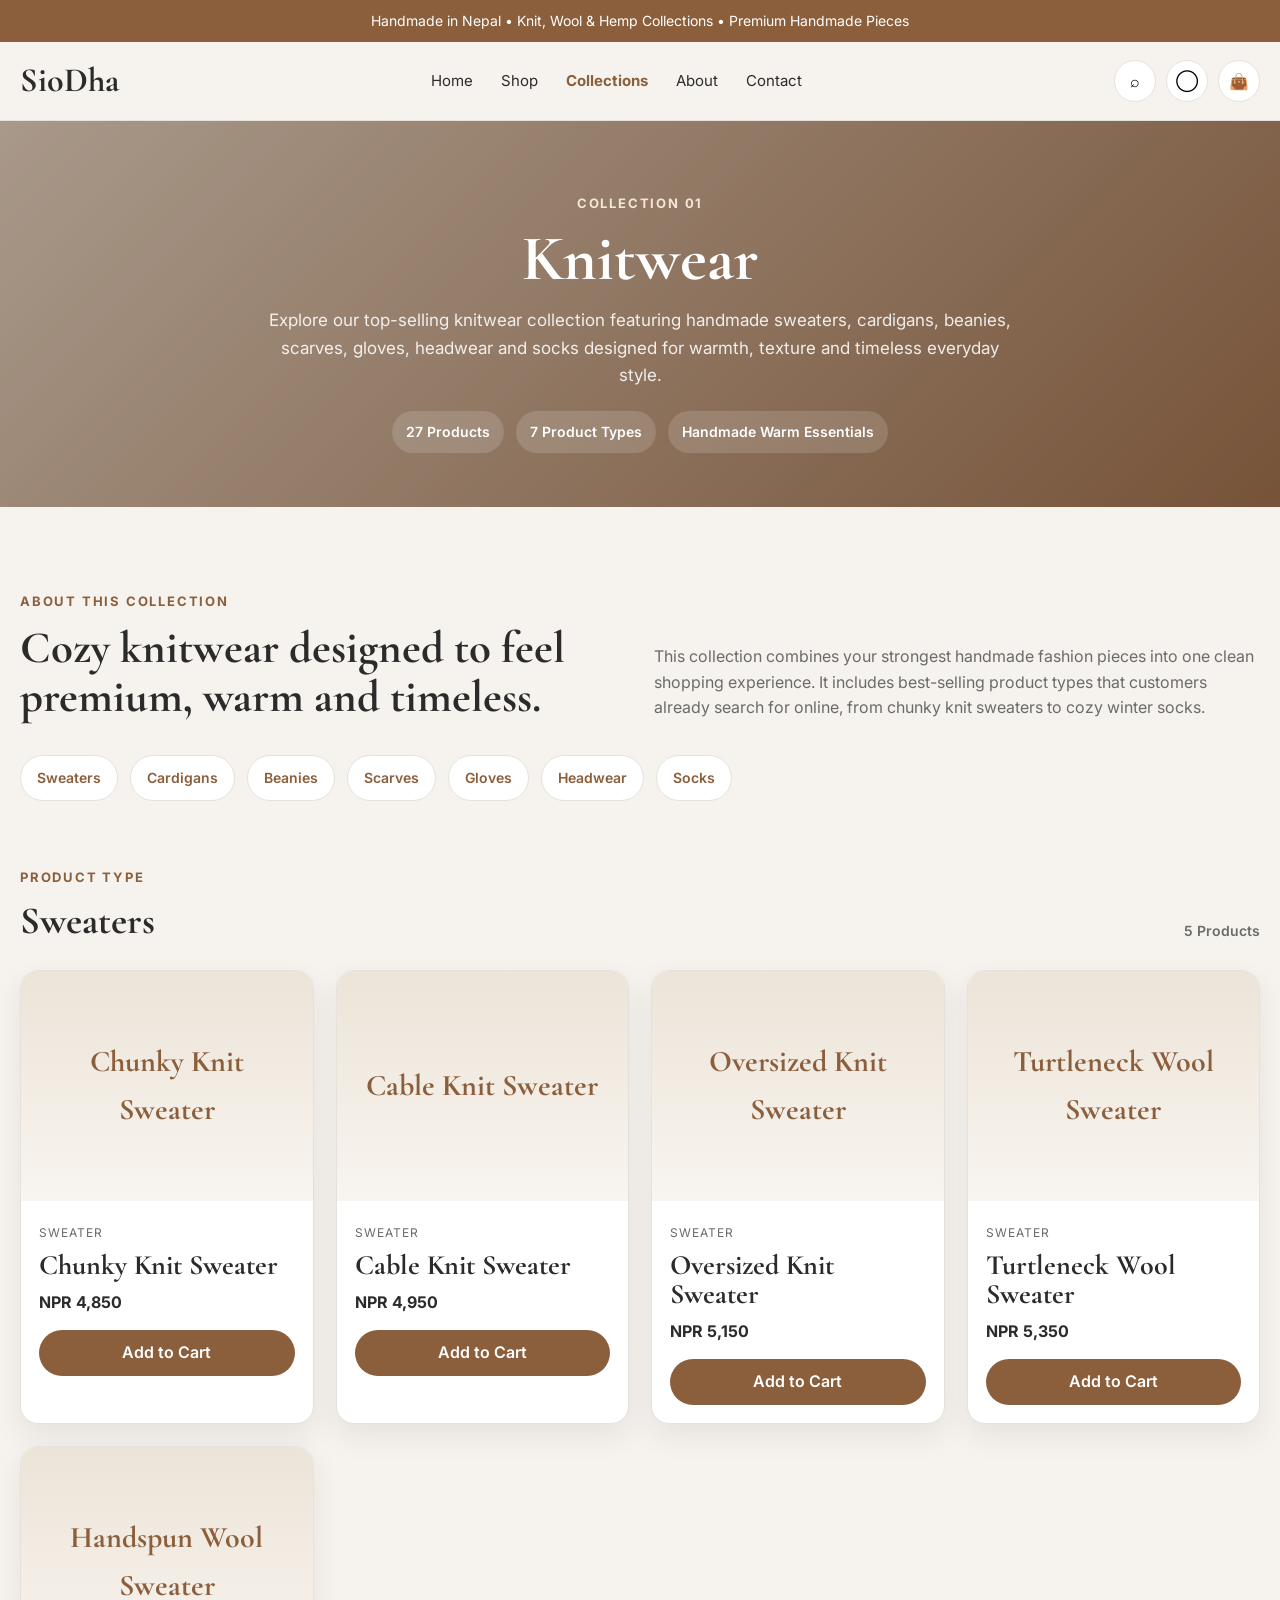
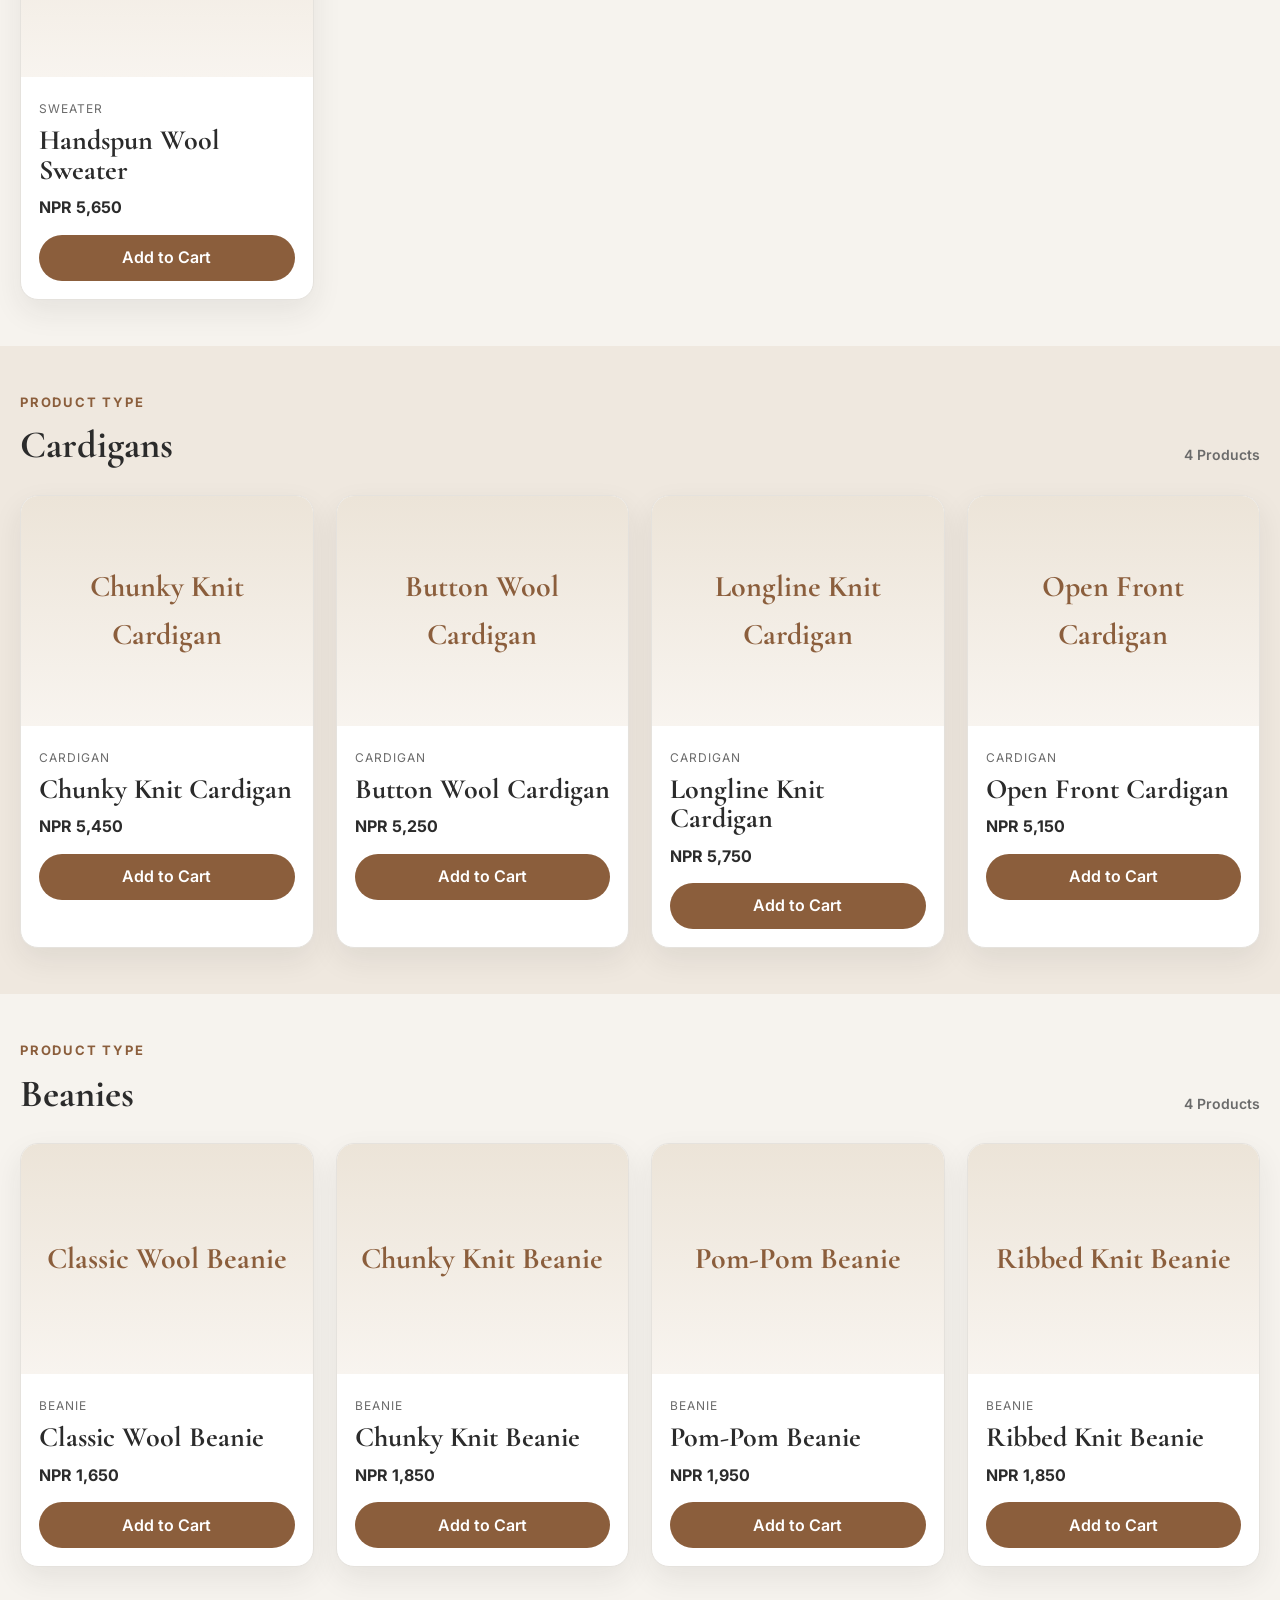
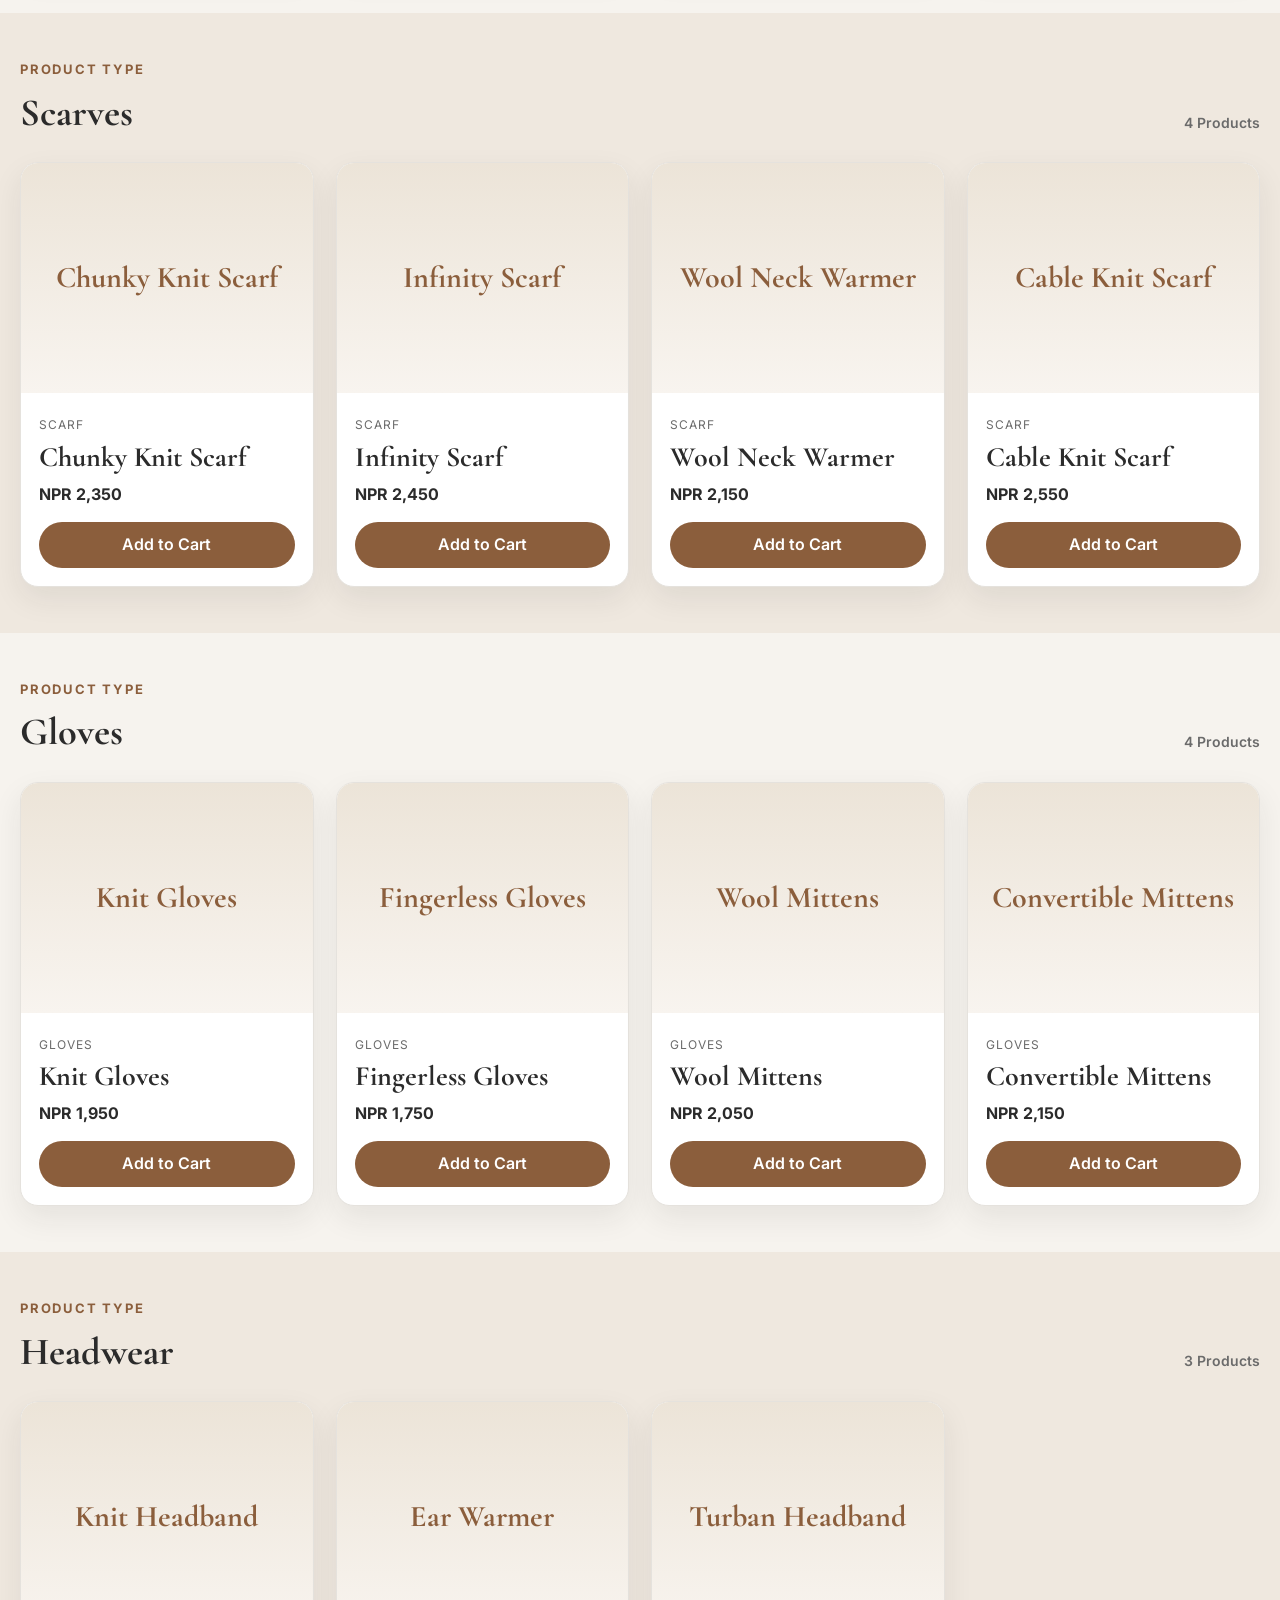
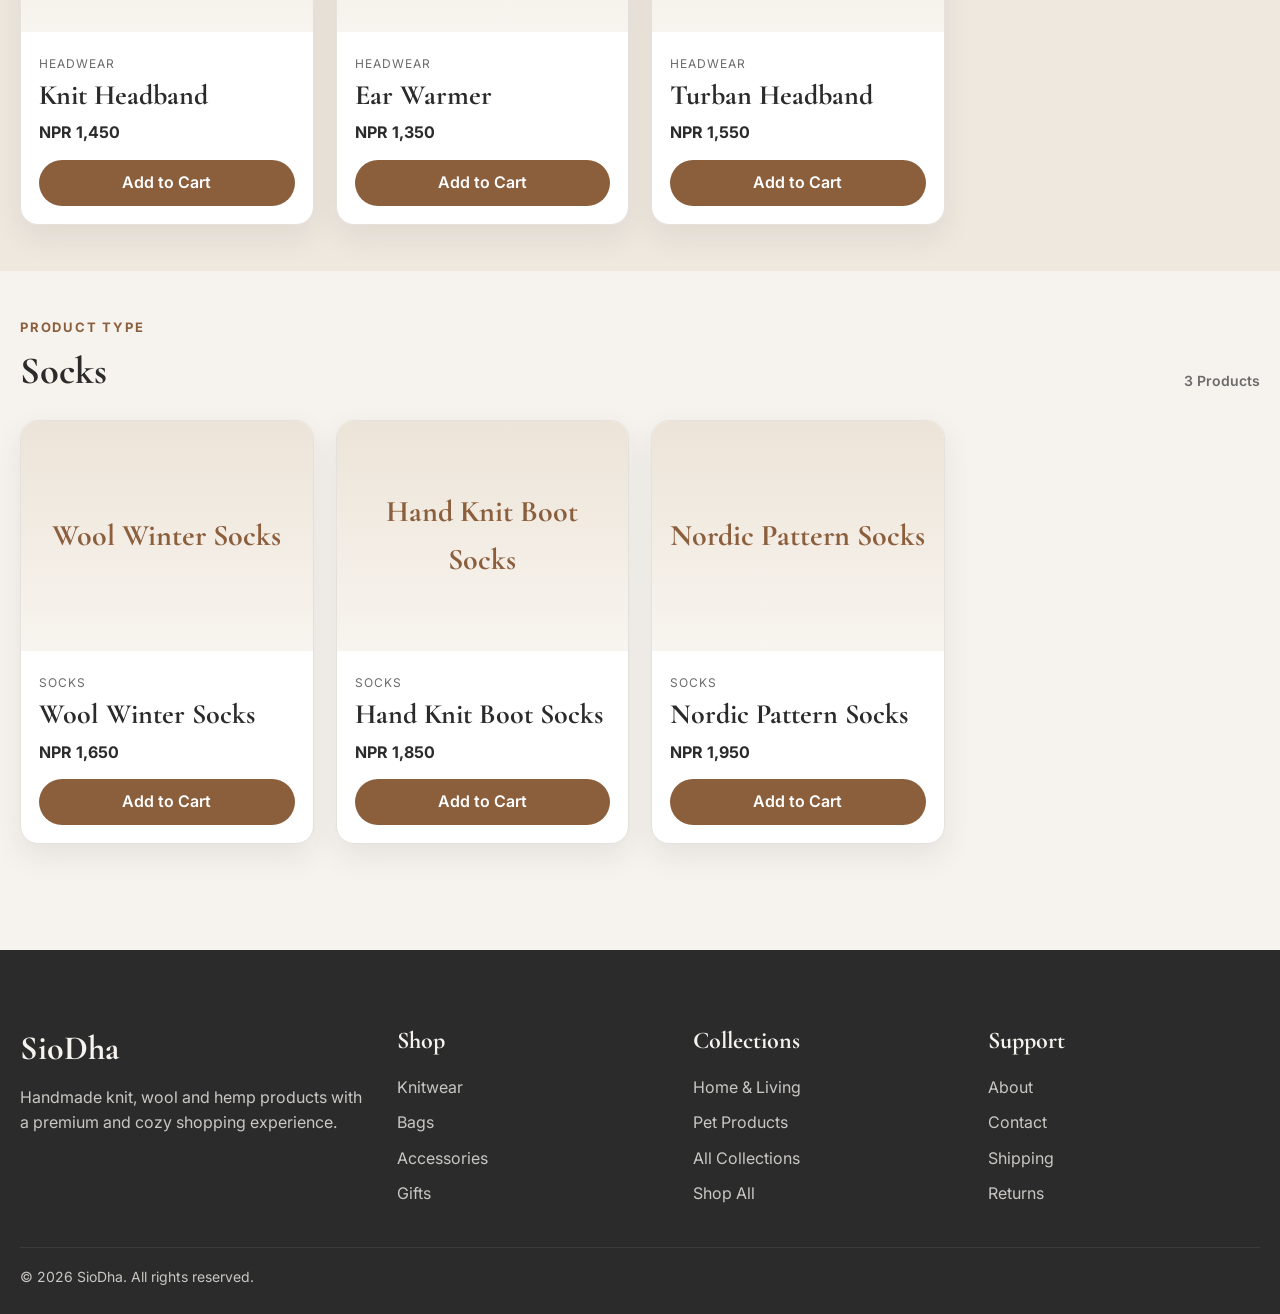
<file: collection-knitwear.html>
<!DOCTYPE html>
<html lang="en">
<head>
  <meta charset="UTF-8" />
  <meta name="viewport" content="width=device-width, initial-scale=1.0" />
  <title>Knitwear Collection | SioDha</title>
  <meta
    name="description"
    content="Shop handmade knitwear from Knotra Nepal including sweaters, cardigans, beanies, scarves, gloves, headwear and socks."
  />
  <link rel="preconnect" href="https://fonts.googleapis.com" />
  <link rel="preconnect" href="https://fonts.gstatic.com" crossorigin />
  <link
    href="https://fonts.googleapis.com/css2?family=Cormorant+Garamond:wght@500;600;700&family=Inter:wght@400;500;600;700&display=swap"
    rel="stylesheet"
  />
  <link rel="stylesheet" href="styles.css" />
</head>
<body>
  <!-- Announcement Bar -->
  <div class="announcement-bar">
    Handmade in Nepal • Knit, Wool & Hemp Collections • Premium Handmade Pieces
  </div>

  <!-- Header -->
  <header class="site-header">
    <div class="container header-inner">
      <a href="index.html" class="logo">SioDha</a>

      <nav class="desktop-nav">
        <a href="index.html">Home</a>
        <a href="shop.html">Shop</a>
        <a href="collections.html" class="active-nav">Collections</a>
        <a href="about.html">About</a>
        <a href="contact.html">Contact</a>
      </nav>

      <div class="header-actions">
        <button class="icon-btn" aria-label="Search">⌕</button>
        <button class="icon-btn" aria-label="Account">◯</button>
        <button class="icon-btn" aria-label="Cart">👜</button>
        <button class="menu-toggle" id="menuToggle" aria-label="Menu">☰</button>
      </div>
    </div>

    <div class="mobile-menu" id="mobileMenu">
      <a href="index.html">Home</a>
      <a href="shop.html">Shop</a>
      <a href="collections.html">Collections</a>
      <a href="about.html">About</a>
      <a href="contact.html">Contact</a>
    </div>
  </header>

  <!-- Collection Hero -->
  <section class="collection-hero knitwear-hero">
    <div class="container collection-hero-inner">
      <p class="eyebrow">Collection 01</p>
      <h1>Knitwear</h1>
      <p class="collection-hero-text">
        Explore our top-selling knitwear collection featuring handmade sweaters,
        cardigans, beanies, scarves, gloves, headwear and socks designed for warmth,
        texture and timeless everyday style.
      </p>

      <div class="collection-meta">
        <span>27 Products</span>
        <span>7 Product Types</span>
        <span>Handmade Warm Essentials</span>
      </div>
    </div>
  </section>

  <!-- Collection Intro -->
  <section class="section collection-intro-section">
    <div class="container collection-intro-grid">
      <div>
        <p class="eyebrow">About this collection</p>
        <h2>Cozy knitwear designed to feel premium, warm and timeless.</h2>
      </div>
      <div>
        <p class="collection-intro-text">
          This collection combines your strongest handmade fashion pieces into one clean
          shopping experience. It includes best-selling product types that customers
          already search for online, from chunky knit sweaters to cozy winter socks.
        </p>
      </div>
    </div>
  </section>

  <!-- Product Type Filter Chips -->
  <section class="type-filter-section">
    <div class="container">
      <div class="type-filter-wrap">
        <a href="#sweaters" class="type-chip">Sweaters</a>
        <a href="#cardigans" class="type-chip">Cardigans</a>
        <a href="#beanies" class="type-chip">Beanies</a>
        <a href="#scarves" class="type-chip">Scarves</a>
        <a href="#gloves" class="type-chip">Gloves</a>
        <a href="#headwear" class="type-chip">Headwear</a>
        <a href="#socks" class="type-chip">Socks</a>
      </div>
    </div>
  </section>

  <!-- Sweaters -->
  <section class="section product-type-section" id="sweaters">
    <div class="container">
      <div class="type-heading">
        <div>
          <p class="eyebrow">Product type</p>
          <h2>Sweaters</h2>
        </div>
        <span class="type-count">5 Products</span>
      </div>

      <div class="product-grid">
        <article class="product-card">
          <div class="product-image">Chunky Knit Sweater</div>
          <div class="product-info">
            <span class="product-type">Sweater</span>
            <h3>Chunky Knit Sweater</h3>
            <p>NPR 4,850</p>
            <button>Add to Cart</button>
          </div>
        </article>

        <article class="product-card">
          <div class="product-image">Cable Knit Sweater</div>
          <div class="product-info">
            <span class="product-type">Sweater</span>
            <h3>Cable Knit Sweater</h3>
            <p>NPR 4,950</p>
            <button>Add to Cart</button>
          </div>
        </article>

        <article class="product-card">
          <div class="product-image">Oversized Knit Sweater</div>
          <div class="product-info">
            <span class="product-type">Sweater</span>
            <h3>Oversized Knit Sweater</h3>
            <p>NPR 5,150</p>
            <button>Add to Cart</button>
          </div>
        </article>

        <article class="product-card">
          <div class="product-image">Turtleneck Wool Sweater</div>
          <div class="product-info">
            <span class="product-type">Sweater</span>
            <h3>Turtleneck Wool Sweater</h3>
            <p>NPR 5,350</p>
            <button>Add to Cart</button>
          </div>
        </article>

        <article class="product-card">
          <div class="product-image">Handspun Wool Sweater</div>
          <div class="product-info">
            <span class="product-type">Sweater</span>
            <h3>Handspun Wool Sweater</h3>
            <p>NPR 5,650</p>
            <button>Add to Cart</button>
          </div>
        </article>
      </div>
    </div>
  </section>

  <!-- Cardigans -->
  <section class="section alt-section product-type-section" id="cardigans">
    <div class="container">
      <div class="type-heading">
        <div>
          <p class="eyebrow">Product type</p>
          <h2>Cardigans</h2>
        </div>
        <span class="type-count">4 Products</span>
      </div>

      <div class="product-grid">
        <article class="product-card">
          <div class="product-image">Chunky Knit Cardigan</div>
          <div class="product-info">
            <span class="product-type">Cardigan</span>
            <h3>Chunky Knit Cardigan</h3>
            <p>NPR 5,450</p>
            <button>Add to Cart</button>
          </div>
        </article>

        <article class="product-card">
          <div class="product-image">Button Wool Cardigan</div>
          <div class="product-info">
            <span class="product-type">Cardigan</span>
            <h3>Button Wool Cardigan</h3>
            <p>NPR 5,250</p>
            <button>Add to Cart</button>
          </div>
        </article>

        <article class="product-card">
          <div class="product-image">Longline Knit Cardigan</div>
          <div class="product-info">
            <span class="product-type">Cardigan</span>
            <h3>Longline Knit Cardigan</h3>
            <p>NPR 5,750</p>
            <button>Add to Cart</button>
          </div>
        </article>

        <article class="product-card">
          <div class="product-image">Open Front Cardigan</div>
          <div class="product-info">
            <span class="product-type">Cardigan</span>
            <h3>Open Front Cardigan</h3>
            <p>NPR 5,150</p>
            <button>Add to Cart</button>
          </div>
        </article>
      </div>
    </div>
  </section>

  <!-- Beanies -->
  <section class="section product-type-section" id="beanies">
    <div class="container">
      <div class="type-heading">
        <div>
          <p class="eyebrow">Product type</p>
          <h2>Beanies</h2>
        </div>
        <span class="type-count">4 Products</span>
      </div>

      <div class="product-grid">
        <article class="product-card">
          <div class="product-image">Classic Wool Beanie</div>
          <div class="product-info">
            <span class="product-type">Beanie</span>
            <h3>Classic Wool Beanie</h3>
            <p>NPR 1,650</p>
            <button>Add to Cart</button>
          </div>
        </article>

        <article class="product-card">
          <div class="product-image">Chunky Knit Beanie</div>
          <div class="product-info">
            <span class="product-type">Beanie</span>
            <h3>Chunky Knit Beanie</h3>
            <p>NPR 1,850</p>
            <button>Add to Cart</button>
          </div>
        </article>

        <article class="product-card">
          <div class="product-image">Pom-Pom Beanie</div>
          <div class="product-info">
            <span class="product-type">Beanie</span>
            <h3>Pom-Pom Beanie</h3>
            <p>NPR 1,950</p>
            <button>Add to Cart</button>
          </div>
        </article>

        <article class="product-card">
          <div class="product-image">Ribbed Knit Beanie</div>
          <div class="product-info">
            <span class="product-type">Beanie</span>
            <h3>Ribbed Knit Beanie</h3>
            <p>NPR 1,850</p>
            <button>Add to Cart</button>
          </div>
        </article>
      </div>
    </div>
  </section>

  <!-- Scarves -->
  <section class="section alt-section product-type-section" id="scarves">
    <div class="container">
      <div class="type-heading">
        <div>
          <p class="eyebrow">Product type</p>
          <h2>Scarves</h2>
        </div>
        <span class="type-count">4 Products</span>
      </div>

      <div class="product-grid">
        <article class="product-card">
          <div class="product-image">Chunky Knit Scarf</div>
          <div class="product-info">
            <span class="product-type">Scarf</span>
            <h3>Chunky Knit Scarf</h3>
            <p>NPR 2,350</p>
            <button>Add to Cart</button>
          </div>
        </article>

        <article class="product-card">
          <div class="product-image">Infinity Scarf</div>
          <div class="product-info">
            <span class="product-type">Scarf</span>
            <h3>Infinity Scarf</h3>
            <p>NPR 2,450</p>
            <button>Add to Cart</button>
          </div>
        </article>

        <article class="product-card">
          <div class="product-image">Wool Neck Warmer</div>
          <div class="product-info">
            <span class="product-type">Scarf</span>
            <h3>Wool Neck Warmer</h3>
            <p>NPR 2,150</p>
            <button>Add to Cart</button>
          </div>
        </article>

        <article class="product-card">
          <div class="product-image">Cable Knit Scarf</div>
          <div class="product-info">
            <span class="product-type">Scarf</span>
            <h3>Cable Knit Scarf</h3>
            <p>NPR 2,550</p>
            <button>Add to Cart</button>
          </div>
        </article>
      </div>
    </div>
  </section>

  <!-- Gloves -->
  <section class="section product-type-section" id="gloves">
    <div class="container">
      <div class="type-heading">
        <div>
          <p class="eyebrow">Product type</p>
          <h2>Gloves</h2>
        </div>
        <span class="type-count">4 Products</span>
      </div>

      <div class="product-grid">
        <article class="product-card">
          <div class="product-image">Knit Gloves</div>
          <div class="product-info">
            <span class="product-type">Gloves</span>
            <h3>Knit Gloves</h3>
            <p>NPR 1,950</p>
            <button>Add to Cart</button>
          </div>
        </article>

        <article class="product-card">
          <div class="product-image">Fingerless Gloves</div>
          <div class="product-info">
            <span class="product-type">Gloves</span>
            <h3>Fingerless Gloves</h3>
            <p>NPR 1,750</p>
            <button>Add to Cart</button>
          </div>
        </article>

        <article class="product-card">
          <div class="product-image">Wool Mittens</div>
          <div class="product-info">
            <span class="product-type">Gloves</span>
            <h3>Wool Mittens</h3>
            <p>NPR 2,050</p>
            <button>Add to Cart</button>
          </div>
        </article>

        <article class="product-card">
          <div class="product-image">Convertible Mittens</div>
          <div class="product-info">
            <span class="product-type">Gloves</span>
            <h3>Convertible Mittens</h3>
            <p>NPR 2,150</p>
            <button>Add to Cart</button>
          </div>
        </article>
      </div>
    </div>
  </section>

  <!-- Headwear -->
  <section class="section alt-section product-type-section" id="headwear">
    <div class="container">
      <div class="type-heading">
        <div>
          <p class="eyebrow">Product type</p>
          <h2>Headwear</h2>
        </div>
        <span class="type-count">3 Products</span>
      </div>

      <div class="product-grid">
        <article class="product-card">
          <div class="product-image">Knit Headband</div>
          <div class="product-info">
            <span class="product-type">Headwear</span>
            <h3>Knit Headband</h3>
            <p>NPR 1,450</p>
            <button>Add to Cart</button>
          </div>
        </article>

        <article class="product-card">
          <div class="product-image">Ear Warmer</div>
          <div class="product-info">
            <span class="product-type">Headwear</span>
            <h3>Ear Warmer</h3>
            <p>NPR 1,350</p>
            <button>Add to Cart</button>
          </div>
        </article>

        <article class="product-card">
          <div class="product-image">Turban Headband</div>
          <div class="product-info">
            <span class="product-type">Headwear</span>
            <h3>Turban Headband</h3>
            <p>NPR 1,550</p>
            <button>Add to Cart</button>
          </div>
        </article>
      </div>
    </div>
  </section>

  <!-- Socks -->
  <section class="section product-type-section" id="socks">
    <div class="container">
      <div class="type-heading">
        <div>
          <p class="eyebrow">Product type</p>
          <h2>Socks</h2>
        </div>
        <span class="type-count">3 Products</span>
      </div>

      <div class="product-grid">
        <article class="product-card">
          <div class="product-image">Wool Winter Socks</div>
          <div class="product-info">
            <span class="product-type">Socks</span>
            <h3>Wool Winter Socks</h3>
            <p>NPR 1,650</p>
            <button>Add to Cart</button>
          </div>
        </article>

        <article class="product-card">
          <div class="product-image">Hand Knit Boot Socks</div>
          <div class="product-info">
            <span class="product-type">Socks</span>
            <h3>Hand Knit Boot Socks</h3>
            <p>NPR 1,850</p>
            <button>Add to Cart</button>
          </div>
        </article>

        <article class="product-card">
          <div class="product-image">Nordic Pattern Socks</div>
          <div class="product-info">
            <span class="product-type">Socks</span>
            <h3>Nordic Pattern Socks</h3>
            <p>NPR 1,950</p>
            <button>Add to Cart</button>
          </div>
        </article>
      </div>
    </div>
  </section>

  <!-- Footer -->
  <footer class="site-footer">
    <div class="container footer-grid">
      <div>
        <h3 class="footer-logo">SioDha</h3>
        <p>
          Handmade knit, wool and hemp products with a premium and cozy shopping experience.
        </p>
      </div>

      <div>
        <h4>Shop</h4>
        <a href="collection-knitwear.html">Knitwear</a>
        <a href="collection-bags.html">Bags</a>
        <a href="collection-accessories.html">Accessories</a>
        <a href="collection-gifts.html">Gifts</a>
      </div>

      <div>
        <h4>Collections</h4>
        <a href="collection-home-living.html">Home & Living</a>
        <a href="collection-pet-products.html">Pet Products</a>
        <a href="collections.html">All Collections</a>
        <a href="shop.html">Shop All</a>
      </div>

      <div>
        <h4>Support</h4>
        <a href="about.html">About</a>
        <a href="contact.html">Contact</a>
        <a href="#">Shipping</a>
        <a href="#">Returns</a>
      </div>
    </div>

    <div class="container footer-bottom">
      <p>© 2026 SioDha. All rights reserved.</p>
    </div>
  </footer>

  <script src="script.js"></script>
</body>
</html>
</file>
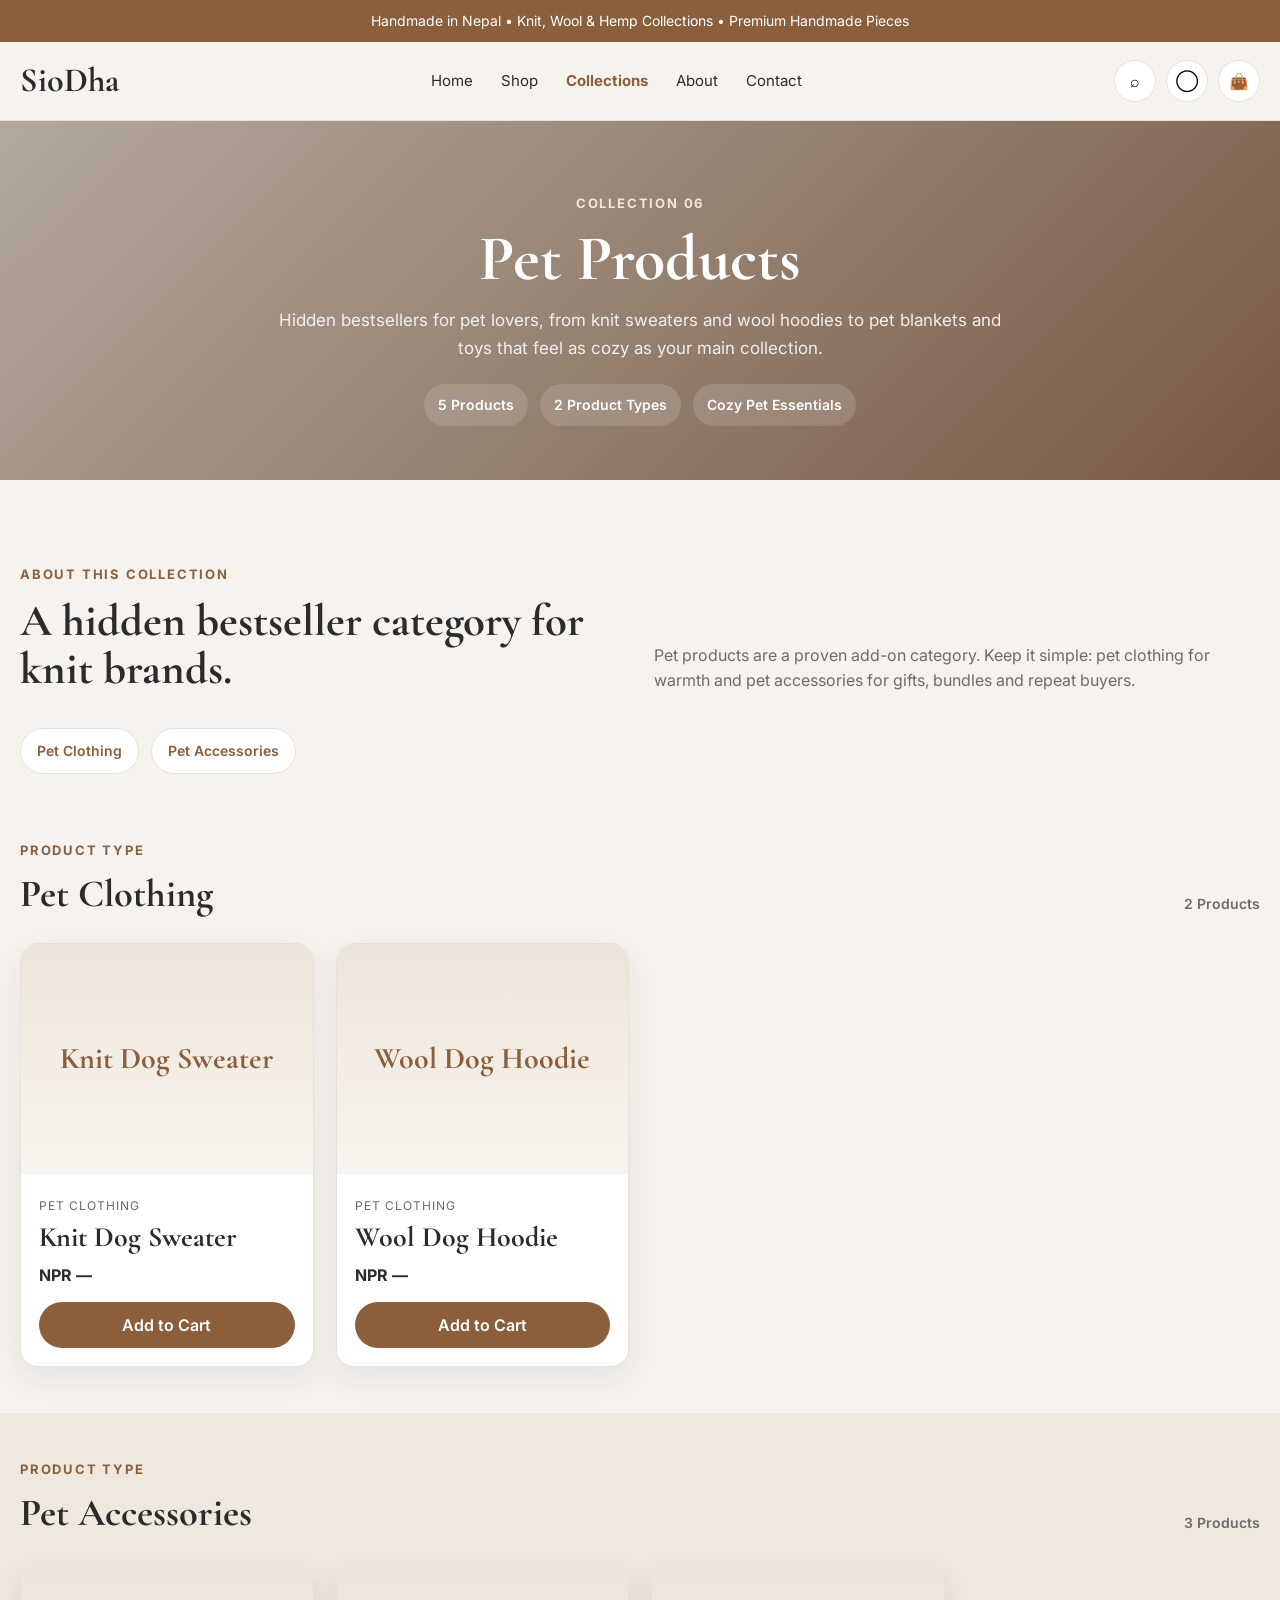
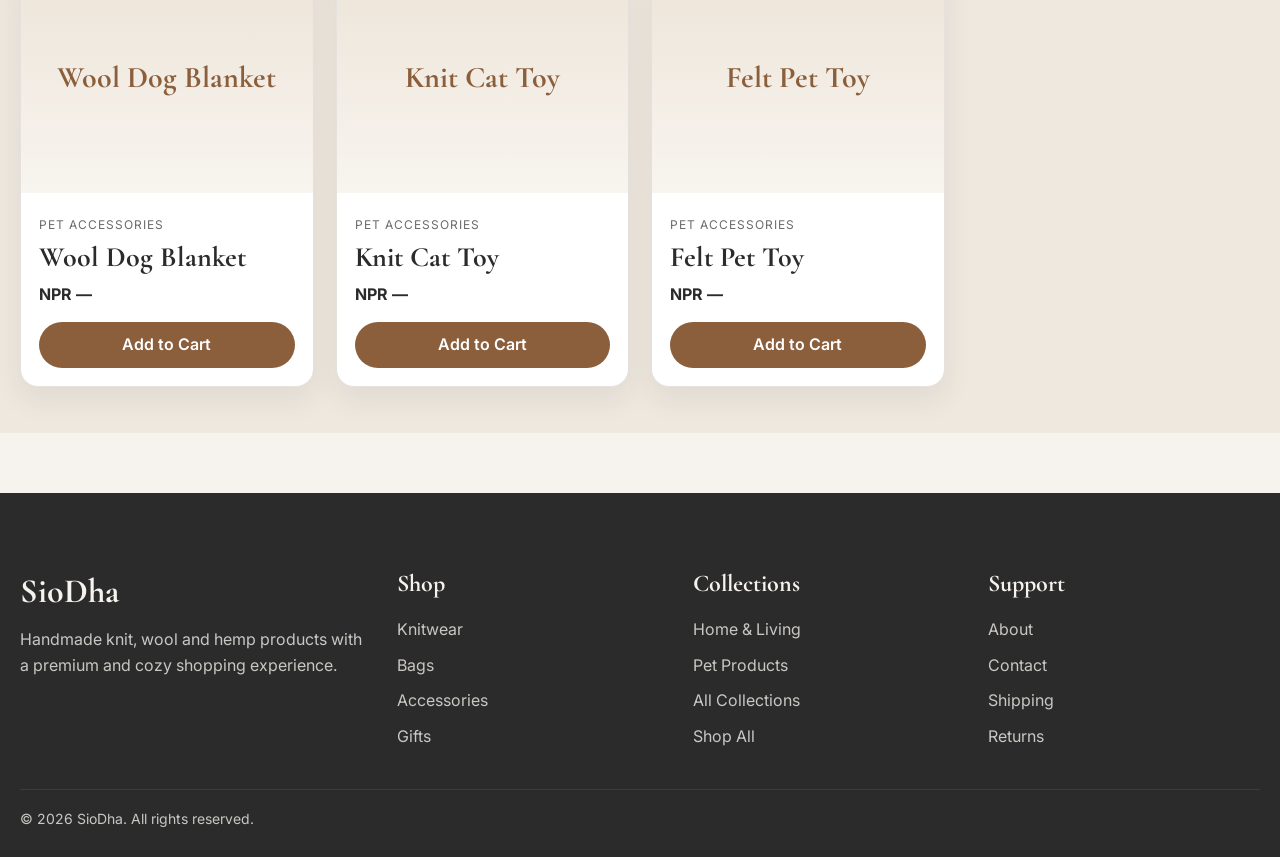
<file: collection-pet-products.html>
<!DOCTYPE html>
<html lang="en">
<head>
  <meta charset="UTF-8" />
  <meta name="viewport" content="width=device-width, initial-scale=1.0" />
  <title>Pet Products Collection | SioDha</title>
  <meta
    name="description"
    content="Shop handmade pet products from SioDha including knit pet clothing, blankets and toys for dogs and cats."
  />
  <link rel="preconnect" href="https://fonts.googleapis.com" />
  <link rel="preconnect" href="https://fonts.gstatic.com" crossorigin />
  <link
    href="https://fonts.googleapis.com/css2?family=Cormorant+Garamond:wght@500;600;700&family=Inter:wght@400;500;600;700&display=swap"
    rel="stylesheet"
  />
  <link rel="stylesheet" href="styles.css" />
</head>
<body>
  <!-- Announcement Bar -->
  <div class="announcement-bar">
    Handmade in Nepal • Knit, Wool & Hemp Collections • Premium Handmade Pieces
  </div>

  <!-- Header -->
  <header class="site-header">
    <div class="container header-inner">
      <a href="index.html" class="logo">SioDha</a>

      <nav class="desktop-nav">
        <a href="index.html">Home</a>
        <a href="shop.html">Shop</a>
        <a href="collections.html" class="active-nav">Collections</a>
        <a href="about.html">About</a>
        <a href="contact.html">Contact</a>
      </nav>

      <div class="header-actions">
        <button class="icon-btn" aria-label="Search">⌕</button>
        <button class="icon-btn" aria-label="Account">◯</button>
        <button class="icon-btn" aria-label="Cart" onclick="window.location.href='cart.html'">👜</button>
        <button class="menu-toggle" id="menuToggle" aria-label="Menu">☰</button>
      </div>
    </div>

    <div class="mobile-menu" id="mobileMenu">
      <a href="index.html">Home</a>
      <a href="shop.html">Shop</a>
      <a href="collections.html">Collections</a>
      <a href="about.html">About</a>
      <a href="contact.html">Contact</a>
    </div>
  </header>

  <!-- Collection Hero -->
  <section class="collection-hero pets-hero">
    <div class="container collection-hero-inner">
      <p class="eyebrow">Collection 06</p>
      <h1>Pet Products</h1>
      <p class="collection-hero-text">
        Hidden bestsellers for pet lovers, from knit sweaters and wool hoodies to pet blankets and toys
        that feel as cozy as your main collection.
      </p>

      <div class="collection-meta">
        <span>5 Products</span>
        <span>2 Product Types</span>
        <span>Cozy Pet Essentials</span>
      </div>
    </div>
  </section>

  <!-- Collection Intro -->
  <section class="section collection-intro-section">
    <div class="container collection-intro-grid">
      <div>
        <p class="eyebrow">About this collection</p>
        <h2>A hidden bestseller category for knit brands.</h2>
      </div>
      <div>
        <p class="collection-intro-text">
          Pet products are a proven add-on category. Keep it simple: pet clothing for warmth and pet accessories
          for gifts, bundles and repeat buyers.
        </p>
      </div>
    </div>
  </section>

  <!-- Product Type Filter Chips -->
  <section class="type-filter-section">
    <div class="container">
      <div class="type-filter-wrap">
        <a href="#pet-clothing" class="type-chip">Pet Clothing</a>
        <a href="#pet-accessories" class="type-chip">Pet Accessories</a>
      </div>
    </div>
  </section>

  <!-- Pet Clothing -->
  <section class="section product-type-section" id="pet-clothing">
    <div class="container">
      <div class="type-heading">
        <div>
          <p class="eyebrow">Product type</p>
          <h2>Pet Clothing</h2>
        </div>
        <span class="type-count">2 Products</span>
      </div>

      <div class="product-grid">
        <article class="product-card">
          <a href="product.html" class="product-image">Knit Dog Sweater</a>
          <div class="product-info">
            <span class="product-type">Pet Clothing</span>
            <h3>Knit Dog Sweater</h3>
            <p>NPR —</p>
            <button>Add to Cart</button>
          </div>
        </article>
        <article class="product-card">
          <a href="product.html" class="product-image">Wool Dog Hoodie</a>
          <div class="product-info">
            <span class="product-type">Pet Clothing</span>
            <h3>Wool Dog Hoodie</h3>
            <p>NPR —</p>
            <button>Add to Cart</button>
          </div>
        </article>
      </div>
    </div>
  </section>

  <!-- Pet Accessories -->
  <section class="section alt-section product-type-section" id="pet-accessories">
    <div class="container">
      <div class="type-heading">
        <div>
          <p class="eyebrow">Product type</p>
          <h2>Pet Accessories</h2>
        </div>
        <span class="type-count">3 Products</span>
      </div>

      <div class="product-grid">
        <article class="product-card">
          <a href="product.html" class="product-image">Wool Dog Blanket</a>
          <div class="product-info">
            <span class="product-type">Pet Accessories</span>
            <h3>Wool Dog Blanket</h3>
            <p>NPR —</p>
            <button>Add to Cart</button>
          </div>
        </article>
        <article class="product-card">
          <a href="product.html" class="product-image">Knit Cat Toy</a>
          <div class="product-info">
            <span class="product-type">Pet Accessories</span>
            <h3>Knit Cat Toy</h3>
            <p>NPR —</p>
            <button>Add to Cart</button>
          </div>
        </article>
        <article class="product-card">
          <a href="product.html" class="product-image">Felt Pet Toy</a>
          <div class="product-info">
            <span class="product-type">Pet Accessories</span>
            <h3>Felt Pet Toy</h3>
            <p>NPR —</p>
            <button>Add to Cart</button>
          </div>
        </article>
      </div>
    </div>
  </section>

  <!-- Footer -->
  <footer class="site-footer">
    <div class="container footer-grid">
      <div>
        <h3 class="footer-logo">SioDha</h3>
        <p>
          Handmade knit, wool and hemp products with a premium and cozy shopping experience.
        </p>
      </div>

      <div>
        <h4>Shop</h4>
        <a href="collection-knitwear.html">Knitwear</a>
        <a href="collection-bags.html">Bags</a>
        <a href="collection-accessories.html">Accessories</a>
        <a href="collection-gifts.html">Gifts</a>
      </div>

      <div>
        <h4>Collections</h4>
        <a href="collection-home-living.html">Home & Living</a>
        <a href="collection-pet-products.html">Pet Products</a>
        <a href="collections.html">All Collections</a>
        <a href="shop.html">Shop All</a>
      </div>

      <div>
        <h4>Support</h4>
        <a href="about.html">About</a>
        <a href="contact.html">Contact</a>
        <a href="#">Shipping</a>
        <a href="#">Returns</a>
      </div>
    </div>

    <div class="container footer-bottom">
      <p>© 2026 SioDha. All rights reserved.</p>
    </div>
  </footer>

  <script src="script.js"></script>
</body>
</html>
</file>
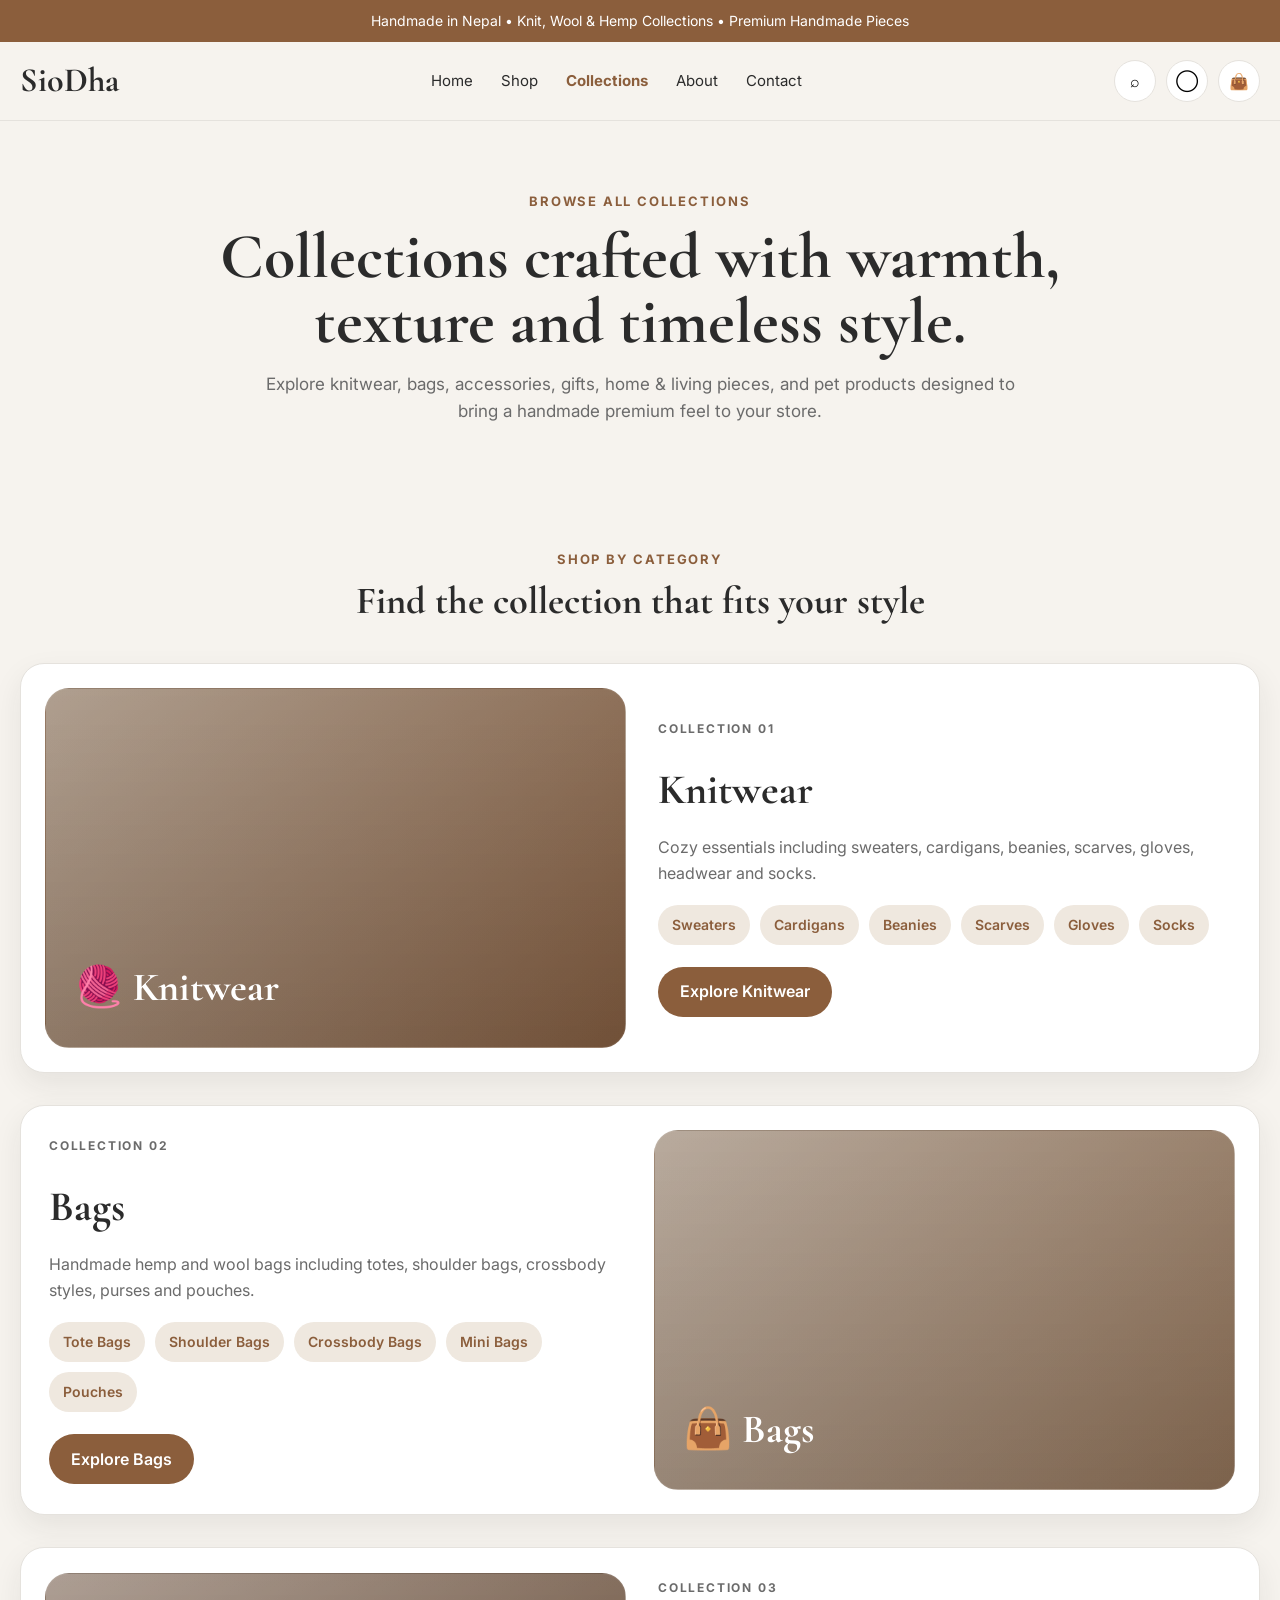
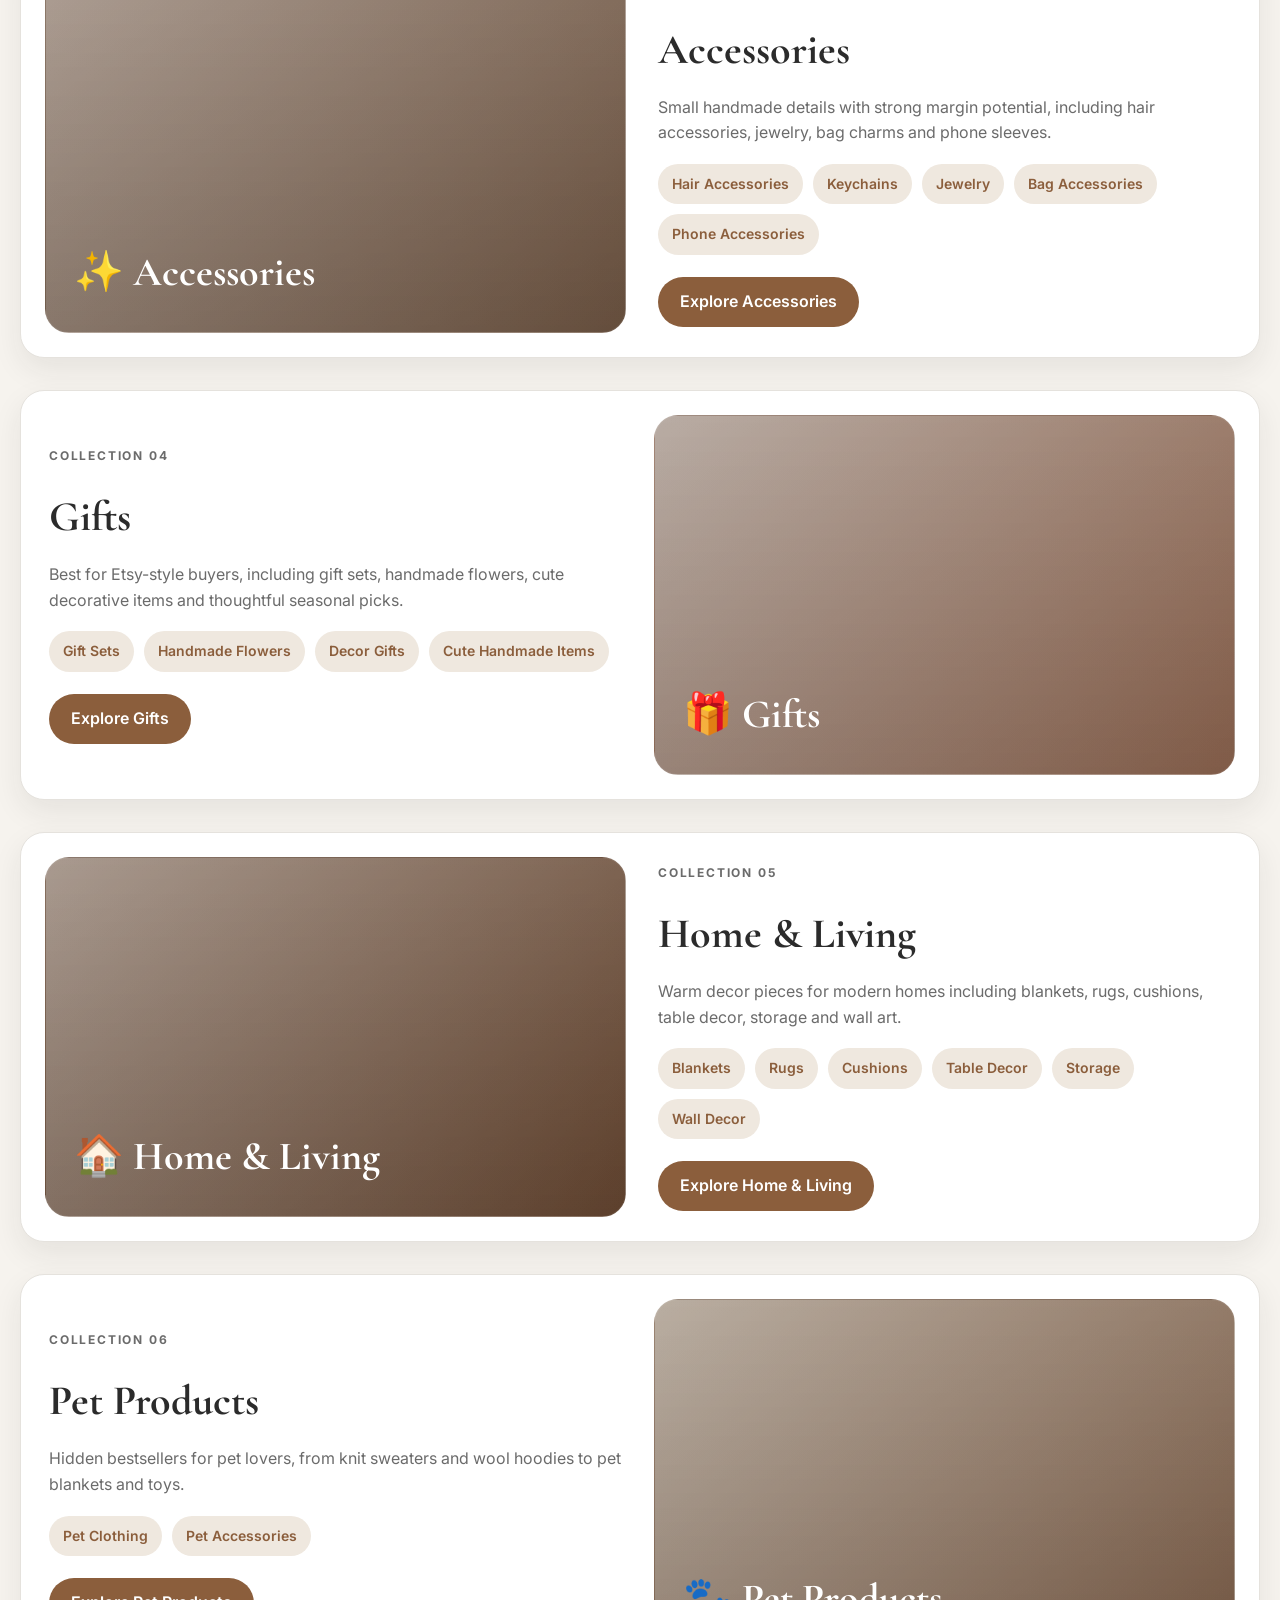
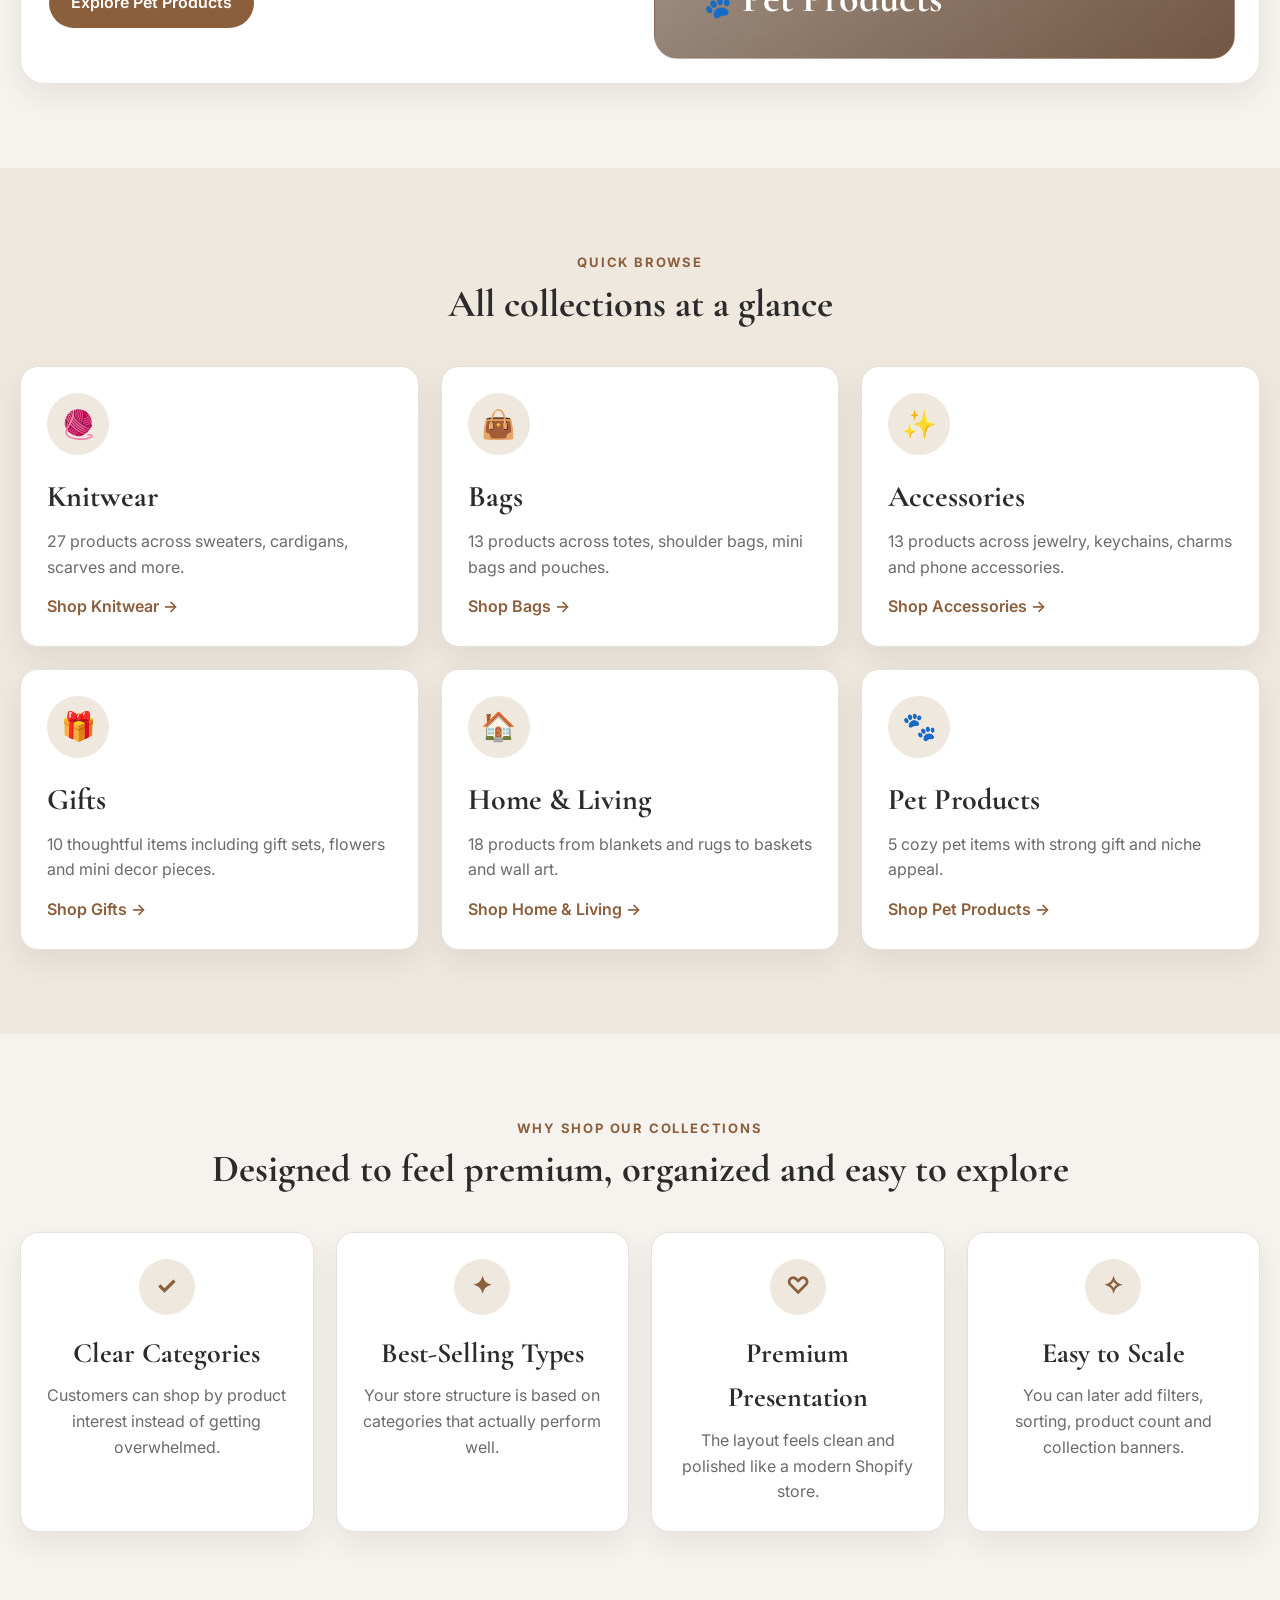
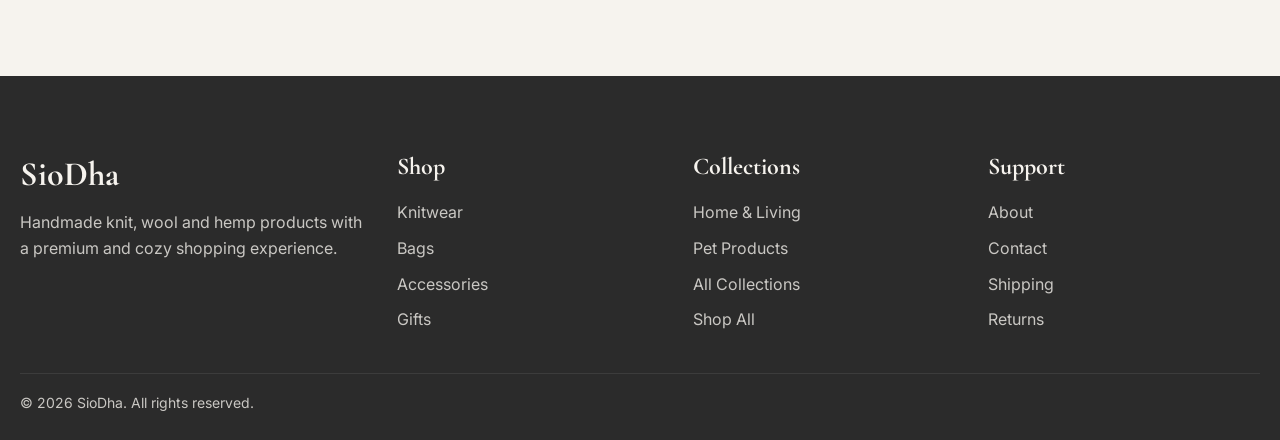
<file: collections.html>
<!DOCTYPE html>
<html lang="en">
<head>
  <meta charset="UTF-8" />
  <meta name="viewport" content="width=device-width, initial-scale=1.0" />
  <title>Collections | SioDha</title>
  <meta
    name="description"
    content="Browse all handmade knitwear, bags, accessories, gifts, home decor and pet products from Knotra Nepal."
  />
  <link rel="preconnect" href="https://fonts.googleapis.com" />
  <link rel="preconnect" href="https://fonts.gstatic.com" crossorigin />
  <link
    href="https://fonts.googleapis.com/css2?family=Cormorant+Garamond:wght@500;600;700&family=Inter:wght@400;500;600;700&display=swap"
    rel="stylesheet"
  />
  <link rel="stylesheet" href="styles.css" />
</head>
<body>
  <!-- Announcement Bar -->
  <div class="announcement-bar">
    Handmade in Nepal • Knit, Wool & Hemp Collections • Premium Handmade Pieces
  </div>

  <!-- Header -->
  <header class="site-header">
    <div class="container header-inner">
      <a href="index.html" class="logo">SioDha</a>

      <nav class="desktop-nav">
        <a href="index.html">Home</a>
        <a href="shop.html">Shop</a>
        <a href="collections.html" class="active-nav">Collections</a>
        <a href="about.html">About</a>
        <a href="contact.html">Contact</a>
      </nav>

      <div class="header-actions">
        <button class="icon-btn" aria-label="Search">⌕</button>
        <button class="icon-btn" aria-label="Account">◯</button>
        <button class="icon-btn" aria-label="Cart">👜</button>
        <button class="menu-toggle" id="menuToggle" aria-label="Menu">☰</button>
      </div>
    </div>

    <div class="mobile-menu" id="mobileMenu">
      <a href="index.html">Home</a>
      <a href="shop.html">Shop</a>
      <a href="collections.html">Collections</a>
      <a href="about.html">About</a>
      <a href="contact.html">Contact</a>
    </div>
  </header>

  <!-- Page Hero -->
  <section class="page-hero">
    <div class="container page-hero-inner">
      <p class="eyebrow">Browse all collections</p>
      <h1>Collections crafted with warmth, texture and timeless style.</h1>
      <p class="page-hero-text">
        Explore knitwear, bags, accessories, gifts, home & living pieces, and pet products
        designed to bring a handmade premium feel to your store.
      </p>
    </div>
  </section>

  <!-- Collections Overview -->
  <section class="section">
    <div class="container">
      <div class="section-head">
        <p class="eyebrow">Shop by category</p>
        <h2>Find the collection that fits your style</h2>
      </div>

      <div class="collections-page-grid">
        <!-- Knitwear -->
        <article class="collection-feature-card">
          <div class="collection-feature-image gradient-knitwear">
            <span>🧶 Knitwear</span>
          </div>
          <div class="collection-feature-content">
            <p class="collection-label">Collection 01</p>
            <h3>Knitwear</h3>
            <p>
              Cozy essentials including sweaters, cardigans, beanies, scarves,
              gloves, headwear and socks.
            </p>

            <div class="collection-tags">
              <span>Sweaters</span>
              <span>Cardigans</span>
              <span>Beanies</span>
              <span>Scarves</span>
              <span>Gloves</span>
              <span>Socks</span>
            </div>

            <a href="collection-knitwear.html" class="btn btn-primary">Explore Knitwear</a>
          </div>
        </article>

        <!-- Bags -->
        <article class="collection-feature-card reverse">
          <div class="collection-feature-image gradient-bags">
            <span>👜 Bags</span>
          </div>
          <div class="collection-feature-content">
            <p class="collection-label">Collection 02</p>
            <h3>Bags</h3>
            <p>
              Handmade hemp and wool bags including totes, shoulder bags,
              crossbody styles, purses and pouches.
            </p>

            <div class="collection-tags">
              <span>Tote Bags</span>
              <span>Shoulder Bags</span>
              <span>Crossbody Bags</span>
              <span>Mini Bags</span>
              <span>Pouches</span>
            </div>

            <a href="collection-bags.html" class="btn btn-primary">Explore Bags</a>
          </div>
        </article>

        <!-- Accessories -->
        <article class="collection-feature-card">
          <div class="collection-feature-image gradient-accessories">
            <span>✨ Accessories</span>
          </div>
          <div class="collection-feature-content">
            <p class="collection-label">Collection 03</p>
            <h3>Accessories</h3>
            <p>
              Small handmade details with strong margin potential, including
              hair accessories, jewelry, bag charms and phone sleeves.
            </p>

            <div class="collection-tags">
              <span>Hair Accessories</span>
              <span>Keychains</span>
              <span>Jewelry</span>
              <span>Bag Accessories</span>
              <span>Phone Accessories</span>
            </div>

            <a href="collection-accessories.html" class="btn btn-primary">Explore Accessories</a>
          </div>
        </article>

        <!-- Gifts -->
        <article class="collection-feature-card reverse">
          <div class="collection-feature-image gradient-gifts">
            <span>🎁 Gifts</span>
          </div>
          <div class="collection-feature-content">
            <p class="collection-label">Collection 04</p>
            <h3>Gifts</h3>
            <p>
              Best for Etsy-style buyers, including gift sets, handmade flowers,
              cute decorative items and thoughtful seasonal picks.
            </p>

            <div class="collection-tags">
              <span>Gift Sets</span>
              <span>Handmade Flowers</span>
              <span>Decor Gifts</span>
              <span>Cute Handmade Items</span>
            </div>

            <a href="collection-gifts.html" class="btn btn-primary">Explore Gifts</a>
          </div>
        </article>

        <!-- Home & Living -->
        <article class="collection-feature-card">
          <div class="collection-feature-image gradient-home">
            <span>🏠 Home & Living</span>
          </div>
          <div class="collection-feature-content">
            <p class="collection-label">Collection 05</p>
            <h3>Home & Living</h3>
            <p>
              Warm decor pieces for modern homes including blankets, rugs,
              cushions, table decor, storage and wall art.
            </p>

            <div class="collection-tags">
              <span>Blankets</span>
              <span>Rugs</span>
              <span>Cushions</span>
              <span>Table Decor</span>
              <span>Storage</span>
              <span>Wall Decor</span>
            </div>

            <a href="collection-home-living.html" class="btn btn-primary">Explore Home & Living</a>
          </div>
        </article>

        <!-- Pet Products -->
        <article class="collection-feature-card reverse">
          <div class="collection-feature-image gradient-pets">
            <span>🐾 Pet Products</span>
          </div>
          <div class="collection-feature-content">
            <p class="collection-label">Collection 06</p>
            <h3>Pet Products</h3>
            <p>
              Hidden bestsellers for pet lovers, from knit sweaters and wool
              hoodies to pet blankets and toys.
            </p>

            <div class="collection-tags">
              <span>Pet Clothing</span>
              <span>Pet Accessories</span>
            </div>

            <a href="collection-pet-products.html" class="btn btn-primary">Explore Pet Products</a>
          </div>
        </article>
      </div>
    </div>
  </section>

  <!-- Simple Collection Cards -->
  <section class="section alt-section">
    <div class="container">
      <div class="section-head">
        <p class="eyebrow">Quick browse</p>
        <h2>All collections at a glance</h2>
      </div>

      <div class="collection-grid">
        <a href="collection-knitwear.html" class="collection-card">
          <div class="collection-image">🧶</div>
          <h3>Knitwear</h3>
          <p>27 products across sweaters, cardigans, scarves and more.</p>
          <span class="text-link-inline">Shop Knitwear →</span>
        </a>

        <a href="collection-bags.html" class="collection-card">
          <div class="collection-image">👜</div>
          <h3>Bags</h3>
          <p>13 products across totes, shoulder bags, mini bags and pouches.</p>
          <span class="text-link-inline">Shop Bags →</span>
        </a>

        <a href="collection-accessories.html" class="collection-card">
          <div class="collection-image">✨</div>
          <h3>Accessories</h3>
          <p>13 products across jewelry, keychains, charms and phone accessories.</p>
          <span class="text-link-inline">Shop Accessories →</span>
        </a>

        <a href="collection-gifts.html" class="collection-card">
          <div class="collection-image">🎁</div>
          <h3>Gifts</h3>
          <p>10 thoughtful items including gift sets, flowers and mini decor pieces.</p>
          <span class="text-link-inline">Shop Gifts →</span>
        </a>

        <a href="collection-home-living.html" class="collection-card">
          <div class="collection-image">🏠</div>
          <h3>Home & Living</h3>
          <p>18 products from blankets and rugs to baskets and wall art.</p>
          <span class="text-link-inline">Shop Home & Living →</span>
        </a>

        <a href="collection-pet-products.html" class="collection-card">
          <div class="collection-image">🐾</div>
          <h3>Pet Products</h3>
          <p>5 cozy pet items with strong gift and niche appeal.</p>
          <span class="text-link-inline">Shop Pet Products →</span>
        </a>
      </div>
    </div>
  </section>

  <!-- Trust -->
  <section class="section">
    <div class="container">
      <div class="section-head">
        <p class="eyebrow">Why shop our collections</p>
        <h2>Designed to feel premium, organized and easy to explore</h2>
      </div>

      <div class="trust-grid">
        <div class="trust-card">
          <div class="trust-icon">✓</div>
          <h3>Clear Categories</h3>
          <p>Customers can shop by product interest instead of getting overwhelmed.</p>
        </div>

        <div class="trust-card">
          <div class="trust-icon">✦</div>
          <h3>Best-Selling Types</h3>
          <p>Your store structure is based on categories that actually perform well.</p>
        </div>

        <div class="trust-card">
          <div class="trust-icon">♡</div>
          <h3>Premium Presentation</h3>
          <p>The layout feels clean and polished like a modern Shopify store.</p>
        </div>

        <div class="trust-card">
          <div class="trust-icon">✧</div>
          <h3>Easy to Scale</h3>
          <p>You can later add filters, sorting, product count and collection banners.</p>
        </div>
      </div>
    </div>
  </section>

  <!-- Footer -->
  <footer class="site-footer">
    <div class="container footer-grid">
      <div>
        <h3 class="footer-logo">SioDha</h3>
        <p>
          Handmade knit, wool and hemp products with a premium and cozy shopping experience.
        </p>
      </div>

      <div>
        <h4>Shop</h4>
        <a href="collection-knitwear.html">Knitwear</a>
        <a href="collection-bags.html">Bags</a>
        <a href="collection-accessories.html">Accessories</a>
        <a href="collection-gifts.html">Gifts</a>
      </div>

      <div>
        <h4>Collections</h4>
        <a href="collection-home-living.html">Home & Living</a>
        <a href="collection-pet-products.html">Pet Products</a>
        <a href="collections.html">All Collections</a>
        <a href="shop.html">Shop All</a>
      </div>

      <div>
        <h4>Support</h4>
        <a href="about.html">About</a>
        <a href="contact.html">Contact</a>
        <a href="#">Shipping</a>
        <a href="#">Returns</a>
      </div>
    </div>

    <div class="container footer-bottom">
      <p>© 2026 SioDha. All rights reserved.</p>
    </div>
  </footer>

  <script src="script.js"></script>
</body>
</html>
</file>
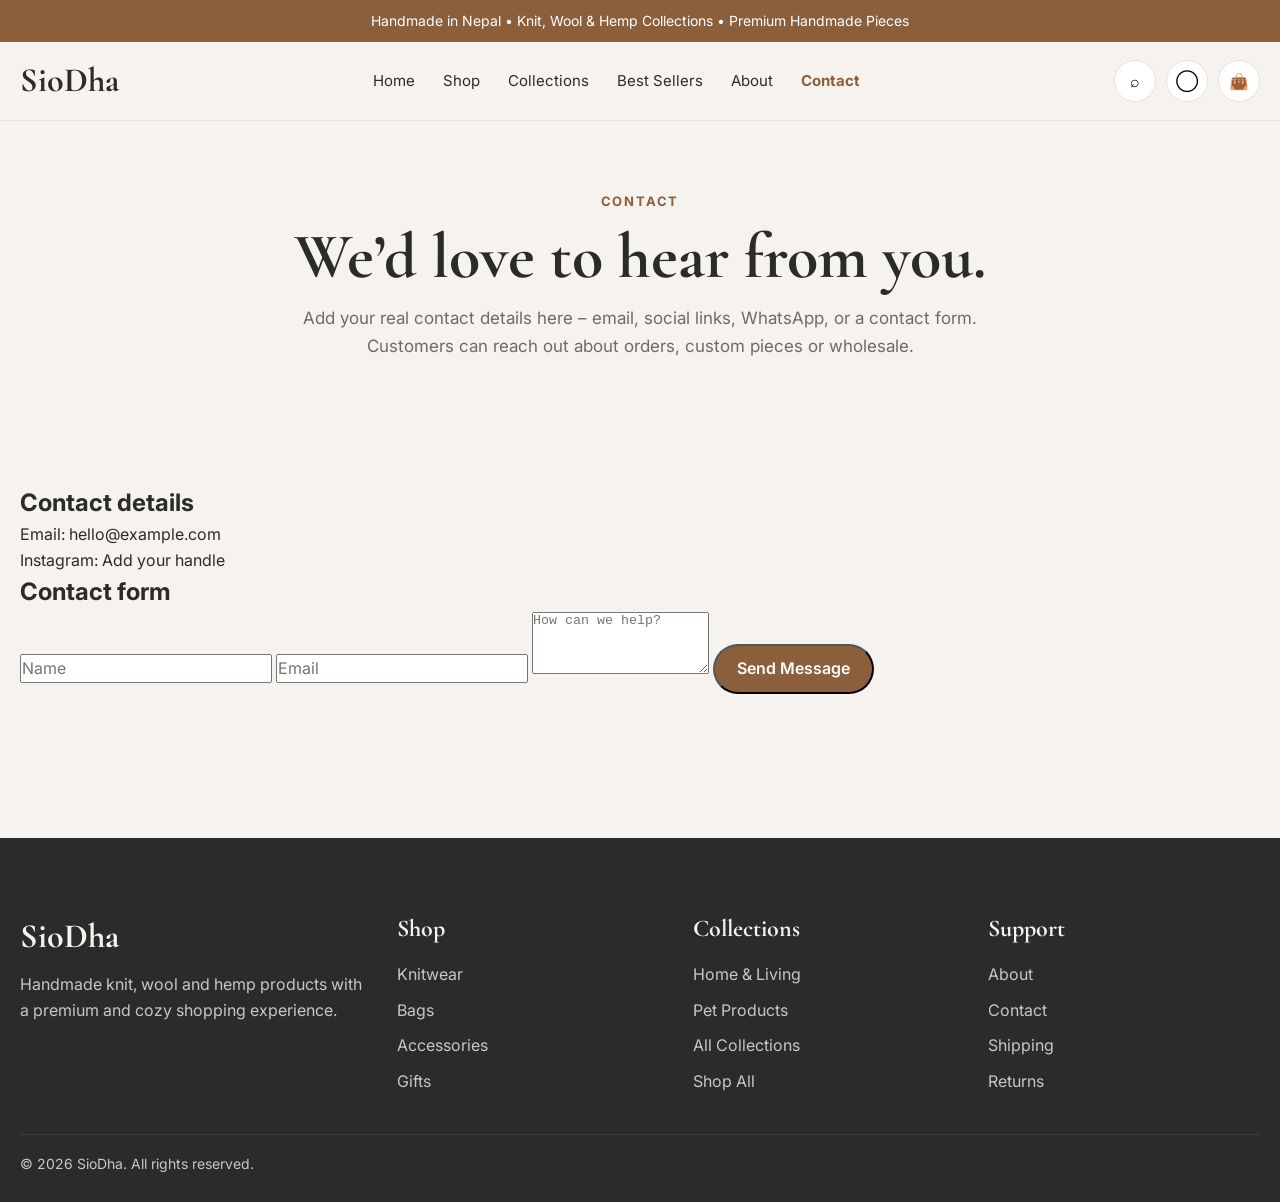
<file: contact.html>
<!DOCTYPE html>
<html lang="en">
<head>
  <meta charset="UTF-8" />
  <meta name="viewport" content="width=device-width, initial-scale=1.0" />
  <title>Contact | SioDha</title>
  <meta
    name="description"
    content="Contact SioDha with questions about orders, wholesale, custom pieces or collaborations."
  />
  <link rel="preconnect" href="https://fonts.googleapis.com" />
  <link rel="preconnect" href="https://fonts.gstatic.com" crossorigin />
  <link
    href="https://fonts.googleapis.com/css2?family=Cormorant+Garamond:wght@500;600;700&family=Inter:wght@400;500;600;700&display=swap"
    rel="stylesheet"
  />
  <link rel="stylesheet" href="styles.css" />
</head>
<body>
  <!-- Announcement Bar -->
  <div class="announcement-bar">
    Handmade in Nepal • Knit, Wool & Hemp Collections • Premium Handmade Pieces
  </div>

  <!-- Header -->
  <header class="site-header">
    <div class="container header-inner">
      <a href="index.html" class="logo">SioDha</a>

      <nav class="desktop-nav">
        <a href="index.html">Home</a>
        <a href="shop.html">Shop</a>
        <a href="collections.html">Collections</a>
        <a href="shop.html#best-sellers">Best Sellers</a>
        <a href="about.html">About</a>
        <a href="contact.html" class="active-nav">Contact</a>
      </nav>

      <div class="header-actions">
        <button class="icon-btn" aria-label="Search">⌕</button>
        <button class="icon-btn" aria-label="Account">◯</button>
        <button class="icon-btn" aria-label="Cart" onclick="window.location.href='cart.html'">👜</button>
        <button class="menu-toggle" id="menuToggle" aria-label="Menu">☰</button>
      </div>
    </div>

    <div class="mobile-menu" id="mobileMenu">
      <a href="index.html">Home</a>
      <a href="shop.html">Shop</a>
      <a href="collections.html">Collections</a>
      <a href="shop.html#best-sellers">Best Sellers</a>
      <a href="about.html">About</a>
      <a href="contact.html" class="active-nav">Contact</a>
    </div>
  </header>

  <!-- Page Hero -->
  <section class="page-hero">
    <div class="container page-hero-inner">
      <p class="eyebrow">Contact</p>
      <h1>We’d love to hear from you.</h1>
      <p class="page-hero-text">
        Add your real contact details here – email, social links, WhatsApp, or a contact form.
        Customers can reach out about orders, custom pieces or wholesale.
      </p>
    </div>
  </section>

  <!-- Contact Content -->
  <section class="section">
    <div class="container contact-grid">
      <div>
        <h2>Contact details</h2>
        <p>Email: <a href="mailto:hello@example.com">hello@example.com</a></p>
        <p>Instagram: <a href="#" target="_blank" rel="noopener">Add your handle</a></p>
      </div>
      <div>
        <h2>Contact form</h2>
        <form class="contact-form">
          <input type="text" name="name" placeholder="Name" required />
          <input type="email" name="email" placeholder="Email" required />
          <textarea name="message" rows="4" placeholder="How can we help?" required></textarea>
          <button type="submit" class="btn btn-primary">Send Message</button>
        </form>
      </div>
    </div>
  </section>

  <!-- Footer -->
  <footer class="site-footer">
    <div class="container footer-grid">
      <div>
        <h3 class="footer-logo">SioDha</h3>
        <p>
          Handmade knit, wool and hemp products with a premium and cozy shopping experience.
        </p>
      </div>

      <div>
        <h4>Shop</h4>
        <a href="collection-knitwear.html">Knitwear</a>
        <a href="collection-bags.html">Bags</a>
        <a href="collection-accessories.html">Accessories</a>
        <a href="collection-gifts.html">Gifts</a>
      </div>

      <div>
        <h4>Collections</h4>
        <a href="collection-home-living.html">Home & Living</a>
        <a href="collection-pet-products.html">Pet Products</a>
        <a href="collections.html">All Collections</a>
        <a href="shop.html">Shop All</a>
      </div>

      <div>
        <h4>Support</h4>
        <a href="about.html">About</a>
        <a href="contact.html">Contact</a>
        <a href="#">Shipping</a>
        <a href="#">Returns</a>
      </div>
    </div>

    <div class="container footer-bottom">
      <p>© 2026 SioDha. All rights reserved.</p>
    </div>
  </footer>

  <script src="script.js"></script>
</body>
</html>
</file>
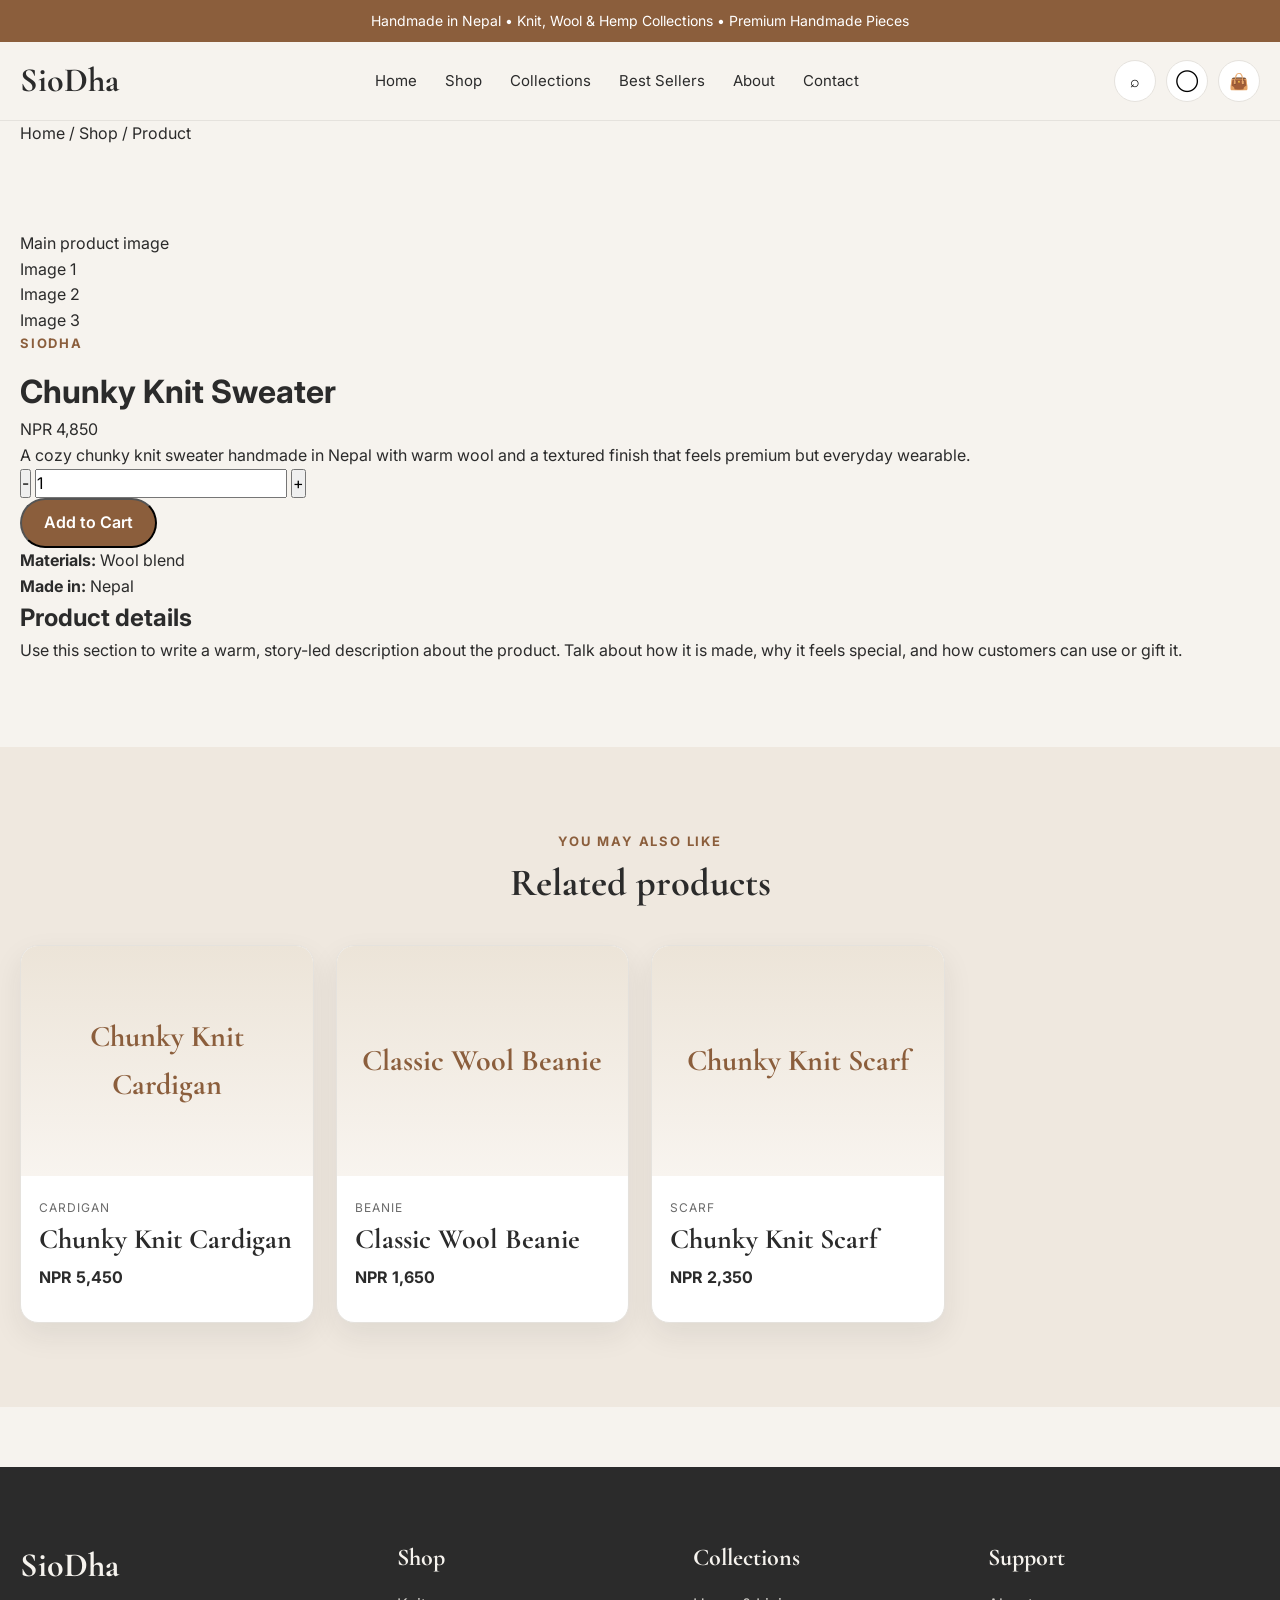
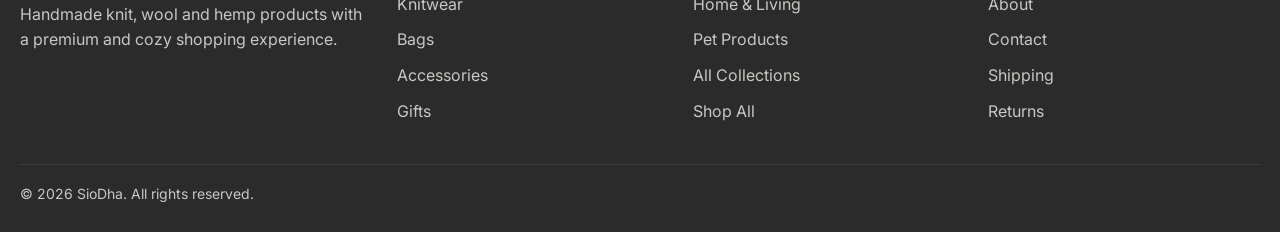
<file: product.html>
<!DOCTYPE html>
<html lang="en">
<head>
  <meta charset="UTF-8" />
  <meta name="viewport" content="width=device-width, initial-scale=1.0" />
  <title>Product | SioDha</title>
  <meta
    name="description"
    content="Single product page template for SioDha – handmade knit, wool and hemp products from Nepal."
  />
  <link rel="preconnect" href="https://fonts.googleapis.com" />
  <link rel="preconnect" href="https://fonts.gstatic.com" crossorigin />
  <link
    href="https://fonts.googleapis.com/css2?family=Cormorant+Garamond:wght@500;600;700&family=Inter:wght@400;500;600;700&display=swap"
    rel="stylesheet"
  />
  <link rel="stylesheet" href="styles.css" />
</head>
<body>
  <!-- Announcement Bar -->
  <div class="announcement-bar">
    Handmade in Nepal • Knit, Wool & Hemp Collections • Premium Handmade Pieces
  </div>

  <!-- Header -->
  <header class="site-header">
    <div class="container header-inner">
      <a href="index.html" class="logo">SioDha</a>

      <nav class="desktop-nav">
        <a href="index.html">Home</a>
        <a href="shop.html">Shop</a>
        <a href="collections.html">Collections</a>
        <a href="shop.html#best-sellers">Best Sellers</a>
        <a href="about.html">About</a>
        <a href="contact.html">Contact</a>
      </nav>

      <div class="header-actions">
        <button class="icon-btn" aria-label="Search">⌕</button>
        <button class="icon-btn" aria-label="Account">◯</button>
        <button class="icon-btn" aria-label="Cart" onclick="window.location.href='cart.html'">👜</button>
        <button class="menu-toggle" id="menuToggle" aria-label="Menu">☰</button>
      </div>
    </div>

    <div class="mobile-menu" id="mobileMenu">
      <a href="index.html">Home</a>
      <a href="shop.html">Shop</a>
      <a href="collections.html">Collections</a>
      <a href="shop.html#best-sellers">Best Sellers</a>
      <a href="about.html">About</a>
      <a href="contact.html">Contact</a>
    </div>
  </header>

  <!-- Breadcrumb -->
  <nav class="breadcrumb">
    <div class="container">
      <a href="index.html">Home</a>
      <span>/</span>
      <a href="shop.html">Shop</a>
      <span>/</span>
      <span>Product</span>
    </div>
  </nav>

  <!-- Product Main -->
  <main class="section">
    <div class="container product-layout">
      <!-- Gallery -->
      <div class="product-gallery">
        <div class="product-main-image">
          <div class="product-photo-placeholder">Main product image</div>
        </div>
        <div class="product-thumbnails">
          <div class="thumb">Image 1</div>
          <div class="thumb">Image 2</div>
          <div class="thumb">Image 3</div>
        </div>
      </div>

      <!-- Details -->
      <div class="product-details">
        <p class="eyebrow">SioDha</p>
        <h1>Chunky Knit Sweater</h1>
        <p class="product-price">NPR 4,850</p>

        <div class="product-short-desc">
          A cozy chunky knit sweater handmade in Nepal with warm wool and a textured finish
          that feels premium but everyday wearable.
        </div>

        <div class="product-actions">
          <div class="quantity-selector">
            <button type="button">-</button>
            <input type="number" value="1" min="1" />
            <button type="button">+</button>
          </div>
          <button class="btn btn-primary">Add to Cart</button>
        </div>

        <div class="product-meta">
          <p><strong>Materials:</strong> Wool blend</p>
          <p><strong>Made in:</strong> Nepal</p>
        </div>

        <div class="product-description">
          <h2>Product details</h2>
          <p>
            Use this section to write a warm, story-led description about the product. Talk about
            how it is made, why it feels special, and how customers can use or gift it.
          </p>
        </div>
      </div>
    </div>
  </main>

  <!-- Related Products -->
  <section class="section alt-section">
    <div class="container">
      <div class="section-head">
        <p class="eyebrow">You may also like</p>
        <h2>Related products</h2>
      </div>

      <div class="product-grid">
        <article class="product-card">
          <a href="product.html" class="product-image">Chunky Knit Cardigan</a>
          <div class="product-info">
            <span class="product-type">Cardigan</span>
            <h3>Chunky Knit Cardigan</h3>
            <p>NPR 5,450</p>
          </div>
        </article>

        <article class="product-card">
          <a href="product.html" class="product-image">Classic Wool Beanie</a>
          <div class="product-info">
            <span class="product-type">Beanie</span>
            <h3>Classic Wool Beanie</h3>
            <p>NPR 1,650</p>
          </div>
        </article>

        <article class="product-card">
          <a href="product.html" class="product-image">Chunky Knit Scarf</a>
          <div class="product-info">
            <span class="product-type">Scarf</span>
            <h3>Chunky Knit Scarf</h3>
            <p>NPR 2,350</p>
          </div>
        </article>
      </div>
    </div>
  </section>

  <!-- Footer -->
  <footer class="site-footer">
    <div class="container footer-grid">
      <div>
        <h3 class="footer-logo">SioDha</h3>
        <p>
          Handmade knit, wool and hemp products with a premium and cozy shopping experience.
        </p>
      </div>

      <div>
        <h4>Shop</h4>
        <a href="collection-knitwear.html">Knitwear</a>
        <a href="collection-bags.html">Bags</a>
        <a href="collection-accessories.html">Accessories</a>
        <a href="collection-gifts.html">Gifts</a>
      </div>

      <div>
        <h4>Collections</h4>
        <a href="collection-home-living.html">Home & Living</a>
        <a href="collection-pet-products.html">Pet Products</a>
        <a href="collections.html">All Collections</a>
        <a href="shop.html">Shop All</a>
      </div>

      <div>
        <h4>Support</h4>
        <a href="about.html">About</a>
        <a href="contact.html">Contact</a>
        <a href="#">Shipping</a>
        <a href="#">Returns</a>
      </div>
    </div>

    <div class="container footer-bottom">
      <p>© 2026 SioDha. All rights reserved.</p>
    </div>
  </footer>

  <script src="script.js"></script>
</body>
</html>
</file>
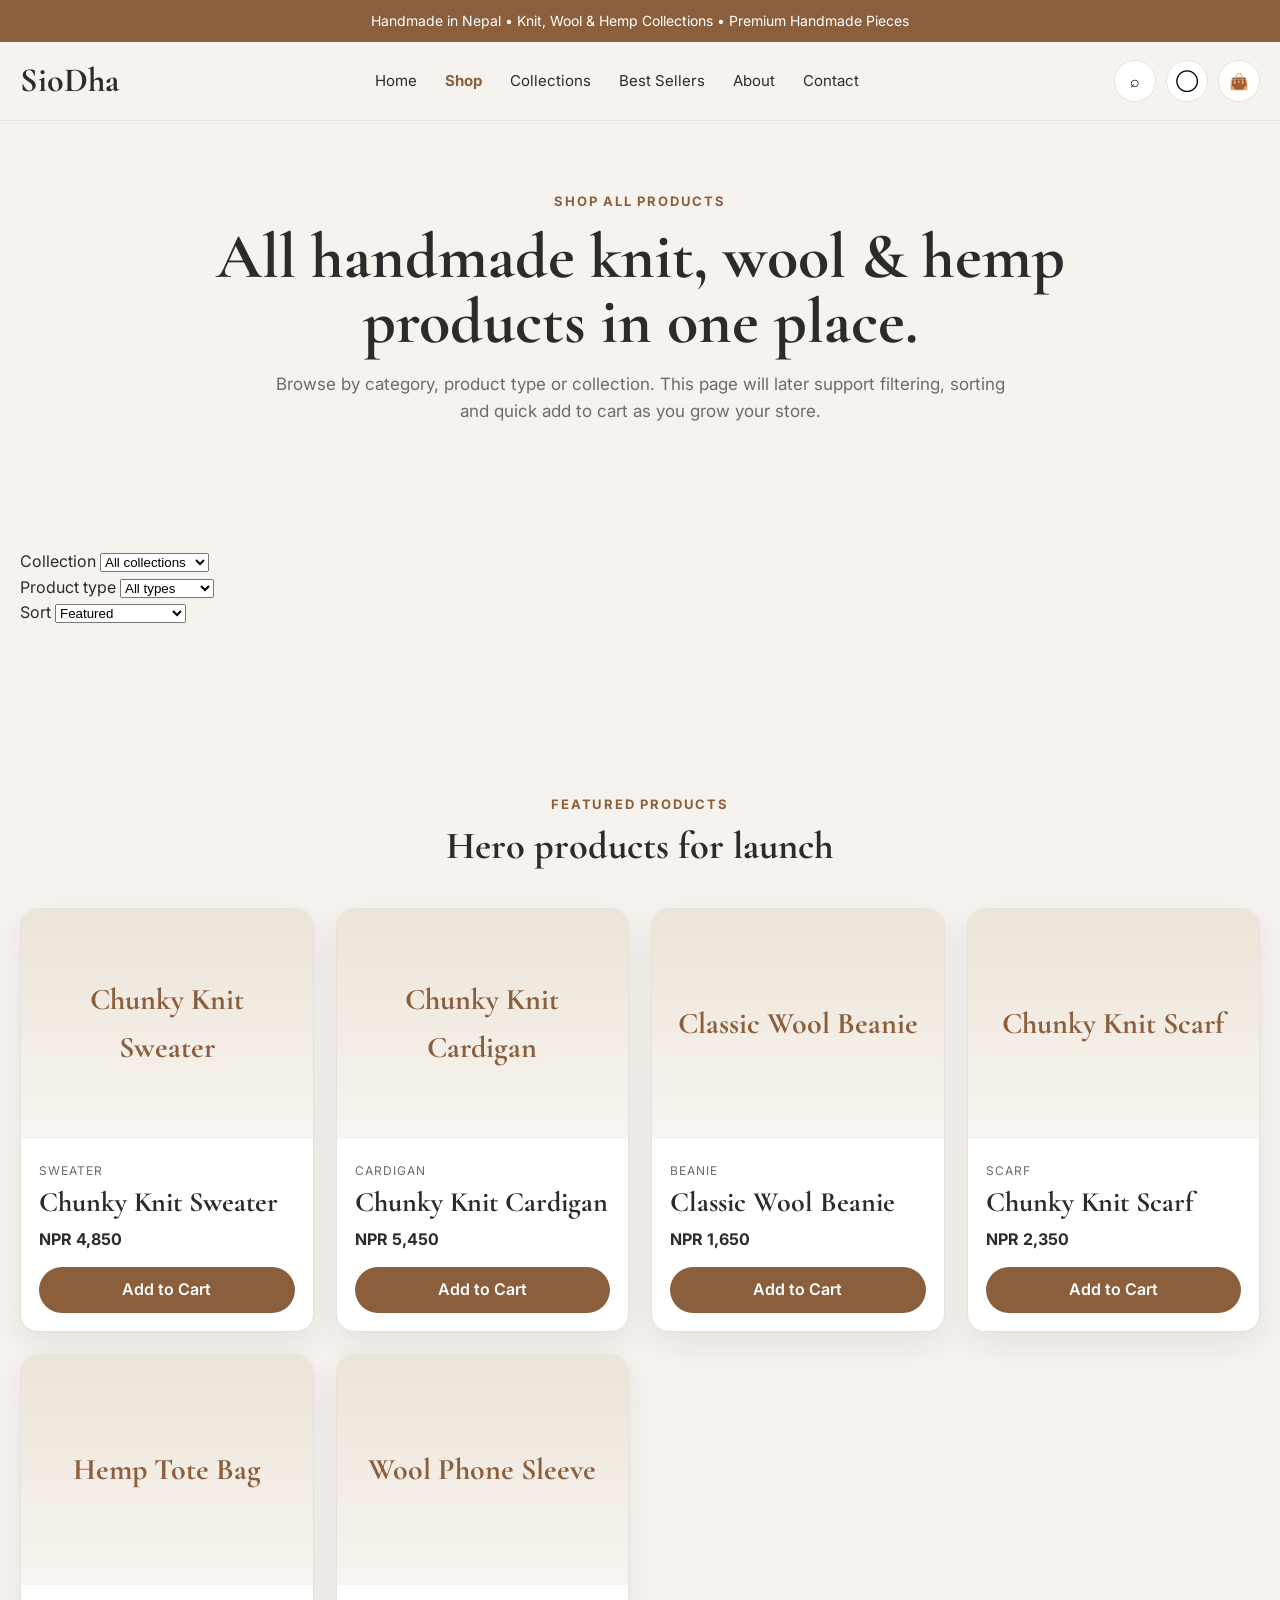
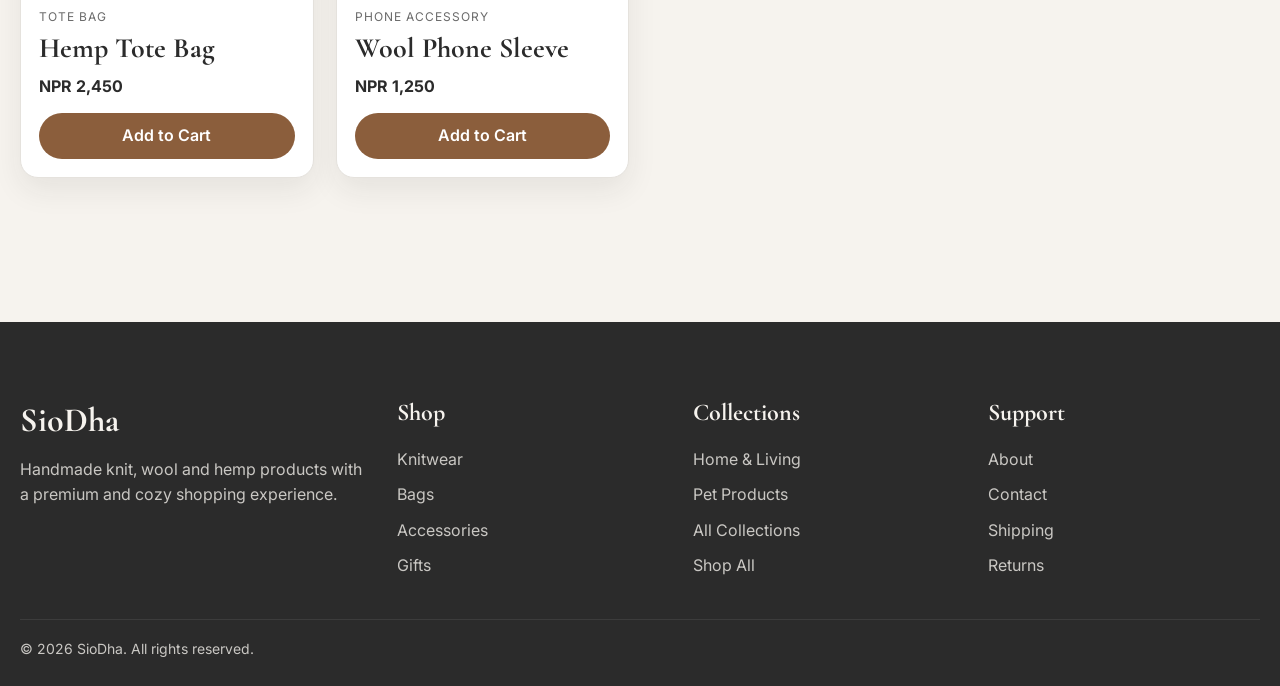
<file: shop.html>
<!DOCTYPE html>
<html lang="en">
<head>
  <meta charset="UTF-8" />
  <meta name="viewport" content="width=device-width, initial-scale=1.0" />
  <title>Shop All Products | SioDha</title>
  <meta
    name="description"
    content="Browse all handmade knitwear, bags, accessories, gifts, home decor and pet products from SioDha."
  />
  <link rel="preconnect" href="https://fonts.googleapis.com" />
  <link rel="preconnect" href="https://fonts.gstatic.com" crossorigin />
  <link
    href="https://fonts.googleapis.com/css2?family=Cormorant+Garamond:wght@500;600;700&family=Inter:wght@400;500;600;700&display=swap"
    rel="stylesheet"
  />
  <link rel="stylesheet" href="styles.css" />
</head>
<body>
  <!-- Announcement Bar -->
  <div class="announcement-bar">
    Handmade in Nepal • Knit, Wool & Hemp Collections • Premium Handmade Pieces
  </div>

  <!-- Header -->
  <header class="site-header">
    <div class="container header-inner">
      <a href="index.html" class="logo">SioDha</a>

      <nav class="desktop-nav">
        <a href="index.html">Home</a>
        <a href="shop.html" class="active-nav">Shop</a>
        <a href="collections.html">Collections</a>
        <a href="shop.html#best-sellers">Best Sellers</a>
        <a href="about.html">About</a>
        <a href="contact.html">Contact</a>
      </nav>

      <div class="header-actions">
        <button class="icon-btn" aria-label="Search">⌕</button>
        <button class="icon-btn" aria-label="Account">◯</button>
        <button class="icon-btn" aria-label="Cart" onclick="window.location.href='cart.html'">👜</button>
        <button class="menu-toggle" id="menuToggle" aria-label="Menu">☰</button>
      </div>
    </div>

    <div class="mobile-menu" id="mobileMenu">
      <a href="index.html">Home</a>
      <a href="shop.html" class="active-nav">Shop</a>
      <a href="collections.html">Collections</a>
      <a href="shop.html#best-sellers">Best Sellers</a>
      <a href="about.html">About</a>
      <a href="contact.html">Contact</a>
    </div>
  </header>

  <!-- Page Hero -->
  <section class="page-hero">
    <div class="container page-hero-inner">
      <p class="eyebrow">Shop all products</p>
      <h1>All handmade knit, wool & hemp products in one place.</h1>
      <p class="page-hero-text">
        Browse by category, product type or collection. This page will later support filtering,
        sorting and quick add to cart as you grow your store.
      </p>
    </div>
  </section>

  <!-- Filters / Sorting (static for now) -->
  <section class="section">
    <div class="container shop-filters">
      <div class="filter-group">
        <label>Collection</label>
        <select>
          <option>All collections</option>
          <option>Knitwear</option>
          <option>Bags</option>
          <option>Accessories</option>
          <option>Gifts</option>
          <option>Home & Living</option>
          <option>Pet Products</option>
        </select>
      </div>
      <div class="filter-group">
        <label>Product type</label>
        <select>
          <option>All types</option>
          <option>Sweaters</option>
          <option>Cardigans</option>
          <option>Beanies</option>
          <option>Scarves</option>
          <option>Gloves</option>
          <option>Headwear</option>
          <option>Socks</option>
          <option>Bags</option>
          <option>Accessories</option>
        </select>
      </div>
      <div class="filter-group">
        <label>Sort</label>
        <select>
          <option>Featured</option>
          <option>Price: Low to High</option>
          <option>Price: High to Low</option>
          <option>Newest First</option>
        </select>
      </div>
    </div>
  </section>

  <!-- Product Grid -->
  <section class="section" id="best-sellers">
    <div class="container">
      <div class="section-head">
        <p class="eyebrow">Featured products</p>
        <h2>Hero products for launch</h2>
      </div>

      <div class="product-grid">
        <article class="product-card">
          <a href="product.html" class="product-image">Chunky Knit Sweater</a>
          <div class="product-info">
            <span class="product-type">Sweater</span>
            <h3>Chunky Knit Sweater</h3>
            <p>NPR 4,850</p>
            <button>Add to Cart</button>
          </div>
        </article>

        <article class="product-card">
          <a href="product.html" class="product-image">Chunky Knit Cardigan</a>
          <div class="product-info">
            <span class="product-type">Cardigan</span>
            <h3>Chunky Knit Cardigan</h3>
            <p>NPR 5,450</p>
            <button>Add to Cart</button>
          </div>
        </article>

        <article class="product-card">
          <a href="product.html" class="product-image">Classic Wool Beanie</a>
          <div class="product-info">
            <span class="product-type">Beanie</span>
            <h3>Classic Wool Beanie</h3>
            <p>NPR 1,650</p>
            <button>Add to Cart</button>
          </div>
        </article>

        <article class="product-card">
          <a href="product.html" class="product-image">Chunky Knit Scarf</a>
          <div class="product-info">
            <span class="product-type">Scarf</span>
            <h3>Chunky Knit Scarf</h3>
            <p>NPR 2,350</p>
            <button>Add to Cart</button>
          </div>
        </article>

        <article class="product-card">
          <a href="product.html" class="product-image">Hemp Tote Bag</a>
          <div class="product-info">
            <span class="product-type">Tote Bag</span>
            <h3>Hemp Tote Bag</h3>
            <p>NPR 2,450</p>
            <button>Add to Cart</button>
          </div>
        </article>

        <article class="product-card">
          <a href="product.html" class="product-image">Wool Phone Sleeve</a>
          <div class="product-info">
            <span class="product-type">Phone Accessory</span>
            <h3>Wool Phone Sleeve</h3>
            <p>NPR 1,250</p>
            <button>Add to Cart</button>
          </div>
        </article>
      </div>
    </div>
  </section>

  <!-- Footer -->
  <footer class="site-footer">
    <div class="container footer-grid">
      <div>
        <h3 class="footer-logo">SioDha</h3>
        <p>
          Handmade knit, wool and hemp products with a premium and cozy shopping experience.
        </p>
      </div>

      <div>
        <h4>Shop</h4>
        <a href="collection-knitwear.html">Knitwear</a>
        <a href="collection-bags.html">Bags</a>
        <a href="collection-accessories.html">Accessories</a>
        <a href="collection-gifts.html">Gifts</a>
      </div>

      <div>
        <h4>Collections</h4>
        <a href="collection-home-living.html">Home & Living</a>
        <a href="collection-pet-products.html">Pet Products</a>
        <a href="collections.html">All Collections</a>
        <a href="shop.html">Shop All</a>
      </div>

      <div>
        <h4>Support</h4>
        <a href="about.html">About</a>
        <a href="contact.html">Contact</a>
        <a href="#">Shipping</a>
        <a href="#">Returns</a>
      </div>
    </div>

    <div class="container footer-bottom">
      <p>© 2026 SioDha. All rights reserved.</p>
    </div>
  </footer>

  <script src="script.js"></script>
</body>
</html>
</file>
<file: styles.css>
:root {
  --bg-main: #f6f3ee;
  --bg-soft: #efe8df;
  --card-bg: #ffffff;
  --text-main: #2b2b2b;
  --text-soft: #6b6b6b;
  --accent: #8b5e3c;
  --accent-dark: #6f472c;
  --border: #e5e2dd;
  --footer-bg: #2b2b2b;
  --footer-text: #f6f3ee;
  --shadow: 0 12px 30px rgba(43, 43, 43, 0.08);
  --radius-lg: 24px;
  --radius-md: 18px;
  --radius-sm: 12px;
  --max-width: 1240px;
}

* {
  margin: 0;
  padding: 0;
  box-sizing: border-box;
}

html {
  scroll-behavior: smooth;
}

body {
  background: var(--bg-main);
  color: var(--text-main);
  font-family: "Inter", sans-serif;
  line-height: 1.6;
}

a {
  text-decoration: none;
  color: inherit;
}

button,
input {
  font: inherit;
}

.container {
  width: min(var(--max-width), calc(100% - 32px));
  margin: 0 auto;
}

/* Top Bar */
.announcement-bar {
  background: var(--accent);
  color: #fff;
  text-align: center;
  font-size: 14px;
  padding: 10px 16px;
}

/* Header */
.site-header {
  position: sticky;
  top: 0;
  z-index: 1000;
  background: rgba(246, 243, 238, 0.96);
  -webkit-backdrop-filter: blur(10px);
  backdrop-filter: blur(10px);
  border-bottom: 1px solid var(--border);
}

.header-inner {
  min-height: 78px;
  display: flex;
  align-items: center;
  justify-content: space-between;
  gap: 20px;
}

.logo {
  font-family: "Cormorant Garamond", serif;
  font-size: 34px;
  font-weight: 700;
}

.desktop-nav {
  display: flex;
  gap: 28px;
}

.desktop-nav a {
  font-size: 15px;
  color: var(--text-main);
  transition: 0.25s;
}

.desktop-nav a:hover {
  color: var(--accent);
}

.header-actions {
  display: flex;
  gap: 10px;
}

.icon-btn,
.menu-toggle {
  width: 42px;
  height: 42px;
  border-radius: 50%;
  border: 1px solid var(--border);
  background: #fff;
  cursor: pointer;
}

.menu-toggle {
  display: none;
}

.mobile-menu {
  display: none;
  flex-direction: column;
  gap: 12px;
  padding: 0 16px 18px;
  border-top: 1px solid var(--border);
}

.mobile-menu a {
  padding: 6px 0;
}

/* Hero */
.hero {
  padding: 30px 0 20px;
}

.hero-slideshow {
  position: relative;
}

.slide {
  display: none;
}

.slide.active {
  display: block;
}

.hero-grid {
  display: grid;
  grid-template-columns: 1.05fr 0.95fr;
  gap: 36px;
  align-items: center;
  min-height: 72vh;
}

.eyebrow {
  color: var(--accent);
  text-transform: uppercase;
  letter-spacing: 1.8px;
  font-size: 13px;
  font-weight: 700;
  margin-bottom: 12px;
}

.hero-content h1,
.section-head h2,
.center-box h2 {
  font-family: "Cormorant Garamond", serif;
  font-size: clamp(2.5rem, 5vw, 4.8rem);
  line-height: 1.02;
  margin-bottom: 18px;
}

.hero-content p {
  max-width: 600px;
  color: var(--text-soft);
  font-size: 17px;
  margin-bottom: 24px;
}

.hero-buttons {
  display: flex;
  flex-wrap: wrap;
  gap: 14px;
}

.btn {
  display: inline-flex;
  align-items: center;
  justify-content: center;
  min-height: 50px;
  padding: 0 22px;
  border-radius: 999px;
  font-weight: 600;
  transition: 0.25s;
}

.btn-primary {
  background: var(--accent);
  color: #fff;
}

.btn-primary:hover {
  background: var(--accent-dark);
}

.btn-outline {
  border: 1px solid var(--accent);
  color: var(--accent);
}

.btn-outline:hover {
  background: var(--accent);
  color: #fff;
}

.hero-image-card {
  display: flex;
  justify-content: center;
}

.hero-photo {
  width: 100%;
  min-height: 560px;
  border-radius: var(--radius-lg);
  box-shadow: var(--shadow);
  border: 1px solid var(--border);
  display: flex;
  align-items: end;
  padding: 28px;
  color: #fff;
  font-family: "Cormorant Garamond", serif;
  font-size: 36px;
  font-weight: 700;
}

.photo-1 {
  background: linear-gradient(rgba(43,43,43,0.18), rgba(43,43,43,0.32)),
    linear-gradient(135deg, #cab7a2 0%, #8b5e3c 100%);
}

.photo-2 {
  background: linear-gradient(rgba(43,43,43,0.18), rgba(43,43,43,0.32)),
    linear-gradient(135deg, #d7c6b6 0%, #9a7659 100%);
}

.photo-3 {
  background: linear-gradient(rgba(43,43,43,0.18), rgba(43,43,43,0.32)),
    linear-gradient(135deg, #bfae9f 0%, #6f472c 100%);
}

.hero-dots {
  display: flex;
  justify-content: center;
  gap: 10px;
  margin-top: 18px;
}

.dot {
  width: 12px;
  height: 12px;
  border-radius: 50%;
  border: none;
  background: #d2c8bc;
  cursor: pointer;
}

.dot.active {
  background: var(--accent);
}

/* Rich Text */
.rich-text-section {
  padding: 70px 0 30px;
}

.soft-bg {
  background: var(--bg-soft);
}

.center-box {
  text-align: center;
  max-width: 860px;
  margin: 0 auto;
}

.center-box h2 {
  font-size: clamp(2rem, 4vw, 3.3rem);
  margin-bottom: 16px;
}

.rich-text {
  color: var(--text-soft);
  font-size: 16px;
}

/* Sections */
.section {
  padding: 84px 0;
}

.alt-section {
  background: var(--bg-soft);
}

.section-head {
  text-align: center;
  margin-bottom: 42px;
}

.section-head h2 {
  font-size: clamp(2rem, 3vw, 3.4rem);
}

.section-head.split {
  display: flex;
  justify-content: space-between;
  align-items: end;
  text-align: left;
  gap: 18px;
}

.text-link {
  color: var(--accent);
  font-weight: 600;
}

/* Collections */
.collection-grid {
  display: grid;
  grid-template-columns: repeat(3, 1fr);
  gap: 22px;
}

.collection-card {
  background: var(--card-bg);
  border: 1px solid var(--border);
  border-radius: var(--radius-md);
  padding: 26px;
  box-shadow: var(--shadow);
  transition: 0.25s;
}

.collection-card:hover,
.product-card:hover,
.trust-card:hover {
  transform: translateY(-4px);
}

.collection-image {
  width: 62px;
  height: 62px;
  border-radius: 50%;
  background: var(--bg-soft);
  display: grid;
  place-items: center;
  font-size: 28px;
  margin-bottom: 18px;
}

.collection-card h3,
.trust-card h3,
.footer-logo,
.site-footer h4,
.product-info h3 {
  font-family: "Cormorant Garamond", serif;
}

.collection-card h3 {
  font-size: 30px;
  margin-bottom: 8px;
}

.collection-card p {
  color: var(--text-soft);
  margin-bottom: 14px;
}

.collection-card a {
  color: var(--accent);
  font-weight: 600;
}

/* Products */
.product-grid {
  display: grid;
  grid-template-columns: repeat(4, 1fr);
  gap: 22px;
}

.product-card {
  background: var(--card-bg);
  border-radius: var(--radius-md);
  overflow: hidden;
  border: 1px solid var(--border);
  box-shadow: var(--shadow);
}

.product-image {
  min-height: 230px;
  background: linear-gradient(180deg, #ece4d8 0%, #f8f4ef 100%);
  display: grid;
  place-items: center;
  text-align: center;
  padding: 18px;
  color: var(--accent);
  font-family: "Cormorant Garamond", serif;
  font-size: 30px;
  font-weight: 700;
}

.product-info {
  padding: 18px;
}

.product-type {
  display: inline-block;
  font-size: 12px;
  color: var(--text-soft);
  text-transform: uppercase;
  letter-spacing: 1px;
  margin-bottom: 8px;
}

.product-info h3 {
  font-size: 28px;
  line-height: 1.05;
  margin-bottom: 10px;
}

.product-info p {
  color: var(--text-main);
  font-weight: 700;
  margin-bottom: 14px;
}

.product-info button {
  width: 100%;
  min-height: 46px;
  border: none;
  border-radius: 999px;
  background: var(--accent);
  color: #fff;
  cursor: pointer;
  font-weight: 600;
}

.product-info button:hover {
  background: var(--accent-dark);
}

/* Trust */
.trust-grid {
  display: grid;
  grid-template-columns: repeat(4, 1fr);
  gap: 22px;
}

.trust-card {
  background: #fff;
  border: 1px solid var(--border);
  border-radius: var(--radius-md);
  padding: 26px;
  text-align: center;
  box-shadow: var(--shadow);
  transition: 0.25s;
}

.trust-icon {
  width: 56px;
  height: 56px;
  border-radius: 50%;
  margin: 0 auto 16px;
  background: var(--bg-soft);
  color: var(--accent);
  display: grid;
  place-items: center;
  font-size: 24px;
  font-weight: 700;
}

.trust-card h3 {
  font-size: 28px;
  margin-bottom: 8px;
}

.trust-card p {
  color: var(--text-soft);
}

/* Footer */
.site-footer {
  margin-top: 60px;
  background: var(--footer-bg);
  color: var(--footer-text);
  padding: 72px 0 26px;
}

.footer-grid {
  display: grid;
  grid-template-columns: 1.3fr 1fr 1fr 1fr;
  gap: 24px;
}

.footer-logo {
  font-size: 34px;
  margin-bottom: 8px;
}

.site-footer p,
.site-footer a {
  color: rgba(246, 243, 238, 0.78);
}

.site-footer h4 {
  font-size: 24px;
  margin-bottom: 14px;
}

.site-footer a {
  display: block;
  margin-bottom: 10px;
}

.site-footer a:hover {
  color: #fff;
}

.footer-bottom {
  border-top: 1px solid rgba(255,255,255,0.08);
  margin-top: 30px;
  padding-top: 18px;
  font-size: 14px;
}

/* Responsive */
@media (max-width: 1100px) {
  .product-grid {
    grid-template-columns: repeat(3, 1fr);
  }

  .trust-grid {
    grid-template-columns: repeat(2, 1fr);
  }

  .collection-grid {
    grid-template-columns: repeat(2, 1fr);
  }
}

@media (max-width: 900px) {
  .desktop-nav {
    display: none;
  }

  .menu-toggle {
    display: inline-grid;
    place-items: center;
  }

  .hero-grid,
  .footer-grid {
    grid-template-columns: 1fr;
  }

  .hero-photo {
    min-height: 420px;
  }

  .product-grid {
    grid-template-columns: repeat(2, 1fr);
  }

  .section-head.split {
    flex-direction: column;
    align-items: flex-start;
  }
}

@media (max-width: 640px) {
  .product-grid,
  .collection-grid,
  .trust-grid {
    grid-template-columns: 1fr;
  }

  .hero {
    padding-top: 20px;
  }

  .hero-grid {
    min-height: auto;
  }

  .hero-photo {
    min-height: 320px;
    font-size: 28px;
  }

  .logo {
    font-size: 28px;
  }

  .header-actions .icon-btn:not(:last-child) {
    display: none;
  }
}
/* Active nav */
.desktop-nav a.active-nav {
  color: var(--accent);
  font-weight: 700;
}

/* Page hero */
.page-hero {
  padding: 70px 0 40px;
}

.page-hero-inner {
  max-width: 900px;
  text-align: center;
}

.page-hero-inner h1 {
  font-family: "Cormorant Garamond", serif;
  font-size: clamp(2.5rem, 5vw, 4.6rem);
  line-height: 1.02;
  margin-bottom: 16px;
}

.page-hero-text {
  color: var(--text-soft);
  font-size: 17px;
  max-width: 760px;
  margin: 0 auto;
}

/* Collections page feature layout */
.collections-page-grid {
  display: grid;
  gap: 32px;
}

.collection-feature-card {
  display: grid;
  grid-template-columns: 1fr 1fr;
  gap: 28px;
  align-items: center;
  background: var(--card-bg);
  border: 1px solid var(--border);
  border-radius: var(--radius-lg);
  padding: 24px;
  box-shadow: var(--shadow);
}

.collection-feature-card.reverse .collection-feature-image {
  order: 2;
}

.collection-feature-card.reverse .collection-feature-content {
  order: 1;
}

.collection-feature-image {
  min-height: 360px;
  border-radius: var(--radius-lg);
  display: flex;
  align-items: end;
  padding: 28px;
  color: #fff;
  font-family: "Cormorant Garamond", serif;
  font-size: 40px;
  font-weight: 700;
  border: 1px solid rgba(255, 255, 255, 0.08);
}

.collection-feature-content {
  padding: 6px 4px;
}

.collection-label {
  color: var(--accent);
  text-transform: uppercase;
  letter-spacing: 1.8px;
  font-size: 12px;
  font-weight: 700;
  margin-bottom: 10px;
}

.collection-feature-content h3 {
  font-family: "Cormorant Garamond", serif;
  font-size: 42px;
  margin-bottom: 12px;
}

.collection-feature-content p {
  color: var(--text-soft);
  margin-bottom: 18px;
}

.collection-tags {
  display: flex;
  flex-wrap: wrap;
  gap: 10px;
  margin-bottom: 22px;
}

.collection-tags span {
  display: inline-flex;
  align-items: center;
  padding: 9px 14px;
  border-radius: 999px;
  background: var(--bg-soft);
  color: var(--accent);
  font-size: 14px;
  font-weight: 600;
}

/* Collection gradients */
.gradient-knitwear {
  background: linear-gradient(rgba(43,43,43,0.18), rgba(43,43,43,0.28)),
    linear-gradient(135deg, #cdb9a6 0%, #8b5e3c 100%);
}

.gradient-bags {
  background: linear-gradient(rgba(43,43,43,0.18), rgba(43,43,43,0.28)),
    linear-gradient(135deg, #d8c7b7 0%, #9b7758 100%);
}

.gradient-accessories {
  background: linear-gradient(rgba(43,43,43,0.18), rgba(43,43,43,0.28)),
    linear-gradient(135deg, #cab8ab 0%, #7a5a42 100%);
}

.gradient-gifts {
  background: linear-gradient(rgba(43,43,43,0.18), rgba(43,43,43,0.28)),
    linear-gradient(135deg, #d8c9bf 0%, #a06d52 100%);
}

.gradient-home {
  background: linear-gradient(rgba(43,43,43,0.18), rgba(43,43,43,0.28)),
    linear-gradient(135deg, #c5b3a6 0%, #6f472c 100%);
}

.gradient-pets {
  background: linear-gradient(rgba(43,43,43,0.18), rgba(43,43,43,0.28)),
    linear-gradient(135deg, #d9cbbc 0%, #8d674c 100%);
}

/* Responsive */
@media (max-width: 900px) {
  .collection-feature-card,
  .collection-feature-card.reverse {
    grid-template-columns: 1fr;
  }

  .collection-feature-card.reverse .collection-feature-image,
  .collection-feature-card.reverse .collection-feature-content {
    order: initial;
  }

  .collection-feature-image {
    min-height: 280px;
    font-size: 32px;
  }

  .collection-feature-content h3 {
    font-size: 34px;
  }
}

@media (max-width: 640px) {
  .page-hero {
    padding: 46px 0 24px;
  }

  .collection-feature-card {
    padding: 16px;
  }

  .collection-feature-image {
    min-height: 220px;
    padding: 18px;
    font-size: 28px;
  }

  .collection-feature-content h3 {
    font-size: 30px;
  }

  .collection-tags span {
    font-size: 13px;
    padding: 8px 12px;
  }
}
/* Collection hero */
.collection-hero {
  padding: 72px 0 54px;
}

.knitwear-hero {
  background:
    linear-gradient(rgba(43, 43, 43, 0.22), rgba(43, 43, 43, 0.22)),
    linear-gradient(135deg, #ccb8a5 0%, #8b5e3c 100%);
  color: #fff;
}

.bags-hero {
  background:
    linear-gradient(rgba(43, 43, 43, 0.22), rgba(43, 43, 43, 0.22)),
    linear-gradient(135deg, #d8c7b7 0%, #9b7758 100%);
  color: #fff;
}

.accessories-hero {
  background:
    linear-gradient(rgba(43, 43, 43, 0.22), rgba(43, 43, 43, 0.22)),
    linear-gradient(135deg, #cab8ab 0%, #7a5a42 100%);
  color: #fff;
}

.gifts-hero {
  background:
    linear-gradient(rgba(43, 43, 43, 0.22), rgba(43, 43, 43, 0.22)),
    linear-gradient(135deg, #d8c9bf 0%, #a06d52 100%);
  color: #fff;
}

.home-hero {
  background:
    linear-gradient(rgba(43, 43, 43, 0.22), rgba(43, 43, 43, 0.22)),
    linear-gradient(135deg, #c5b3a6 0%, #6f472c 100%);
  color: #fff;
}

.pets-hero {
  background:
    linear-gradient(rgba(43, 43, 43, 0.22), rgba(43, 43, 43, 0.22)),
    linear-gradient(135deg, #d9cbbc 0%, #8d674c 100%);
  color: #fff;
}

/* Inline link-like label (for clickable cards) */
.text-link-inline {
  color: var(--accent);
  font-weight: 600;
}

.collection-hero-inner {
  text-align: center;
  max-width: 900px;
  margin: 0 auto;
}

.collection-hero-inner .eyebrow {
  color: #f5e6d6;
}

.collection-hero-inner h1 {
  font-family: "Cormorant Garamond", serif;
  font-size: clamp(2.8rem, 5vw, 5rem);
  line-height: 1.02;
  margin-bottom: 16px;
}

.collection-hero-text {
  font-size: 17px;
  max-width: 760px;
  margin: 0 auto 22px;
  color: rgba(255, 255, 255, 0.88);
}

.collection-meta {
  display: flex;
  flex-wrap: wrap;
  justify-content: center;
  gap: 12px;
}

.collection-meta span {
  display: inline-flex;
  align-items: center;
  padding: 10px 14px;
  border-radius: 999px;
  background: rgba(255, 255, 255, 0.14);
  color: #fff;
  font-size: 14px;
  font-weight: 600;
}

/* Collection intro */
.collection-intro-section {
  padding-bottom: 34px;
}

.collection-intro-grid {
  display: grid;
  grid-template-columns: 1fr 1fr;
  gap: 28px;
  align-items: end;
}

.collection-intro-grid h2 {
  font-family: "Cormorant Garamond", serif;
  font-size: clamp(2rem, 3.5vw, 3.3rem);
  line-height: 1.08;
}

.collection-intro-text {
  color: var(--text-soft);
  font-size: 16px;
}

/* Filter chips */
.type-filter-section {
  padding-bottom: 20px;
}

.type-filter-wrap {
  display: flex;
  flex-wrap: wrap;
  gap: 12px;
}

.type-chip {
  display: inline-flex;
  align-items: center;
  padding: 11px 16px;
  border-radius: 999px;
  background: #fff;
  border: 1px solid var(--border);
  color: var(--accent);
  font-size: 14px;
  font-weight: 600;
  transition: 0.25s ease;
}

.type-chip:hover {
  background: var(--accent);
  color: #fff;
  border-color: var(--accent);
}

/* Product type section */
.product-type-section {
  padding-top: 46px;
  padding-bottom: 46px;
}

.type-heading {
  display: flex;
  justify-content: space-between;
  align-items: end;
  gap: 16px;
  margin-bottom: 28px;
}

.type-heading h2 {
  font-family: "Cormorant Garamond", serif;
  font-size: clamp(2rem, 3vw, 3.1rem);
  line-height: 1.1;
}

.type-count {
  color: var(--text-soft);
  font-weight: 600;
  font-size: 14px;
}

/* Responsive */
@media (max-width: 900px) {
  .collection-intro-grid {
    grid-template-columns: 1fr;
    align-items: start;
  }
}

@media (max-width: 640px) {
  .collection-hero {
    padding: 52px 0 40px;
  }

  .collection-meta {
    gap: 10px;
  }

  .collection-meta span {
    font-size: 13px;
    padding: 9px 12px;
  }

  .type-heading {
    flex-direction: column;
    align-items: flex-start;
  }
}
</file>
